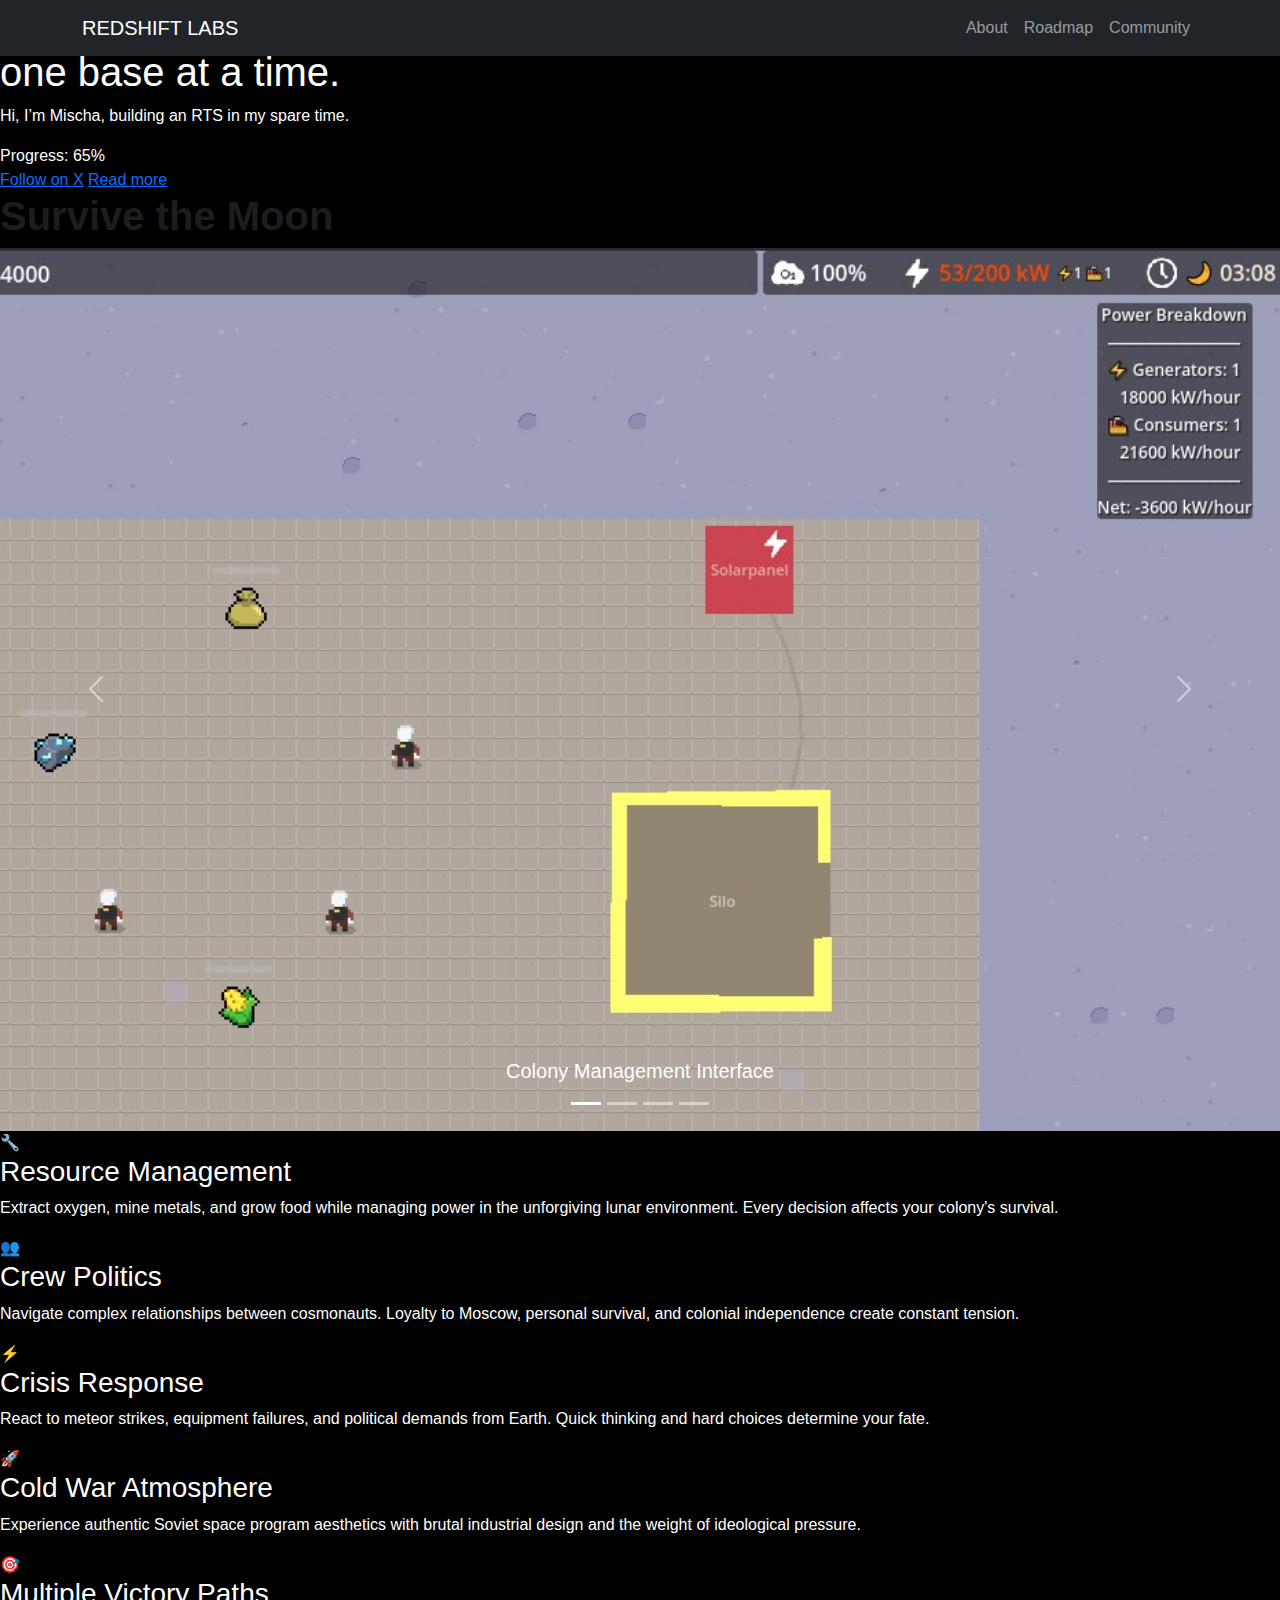
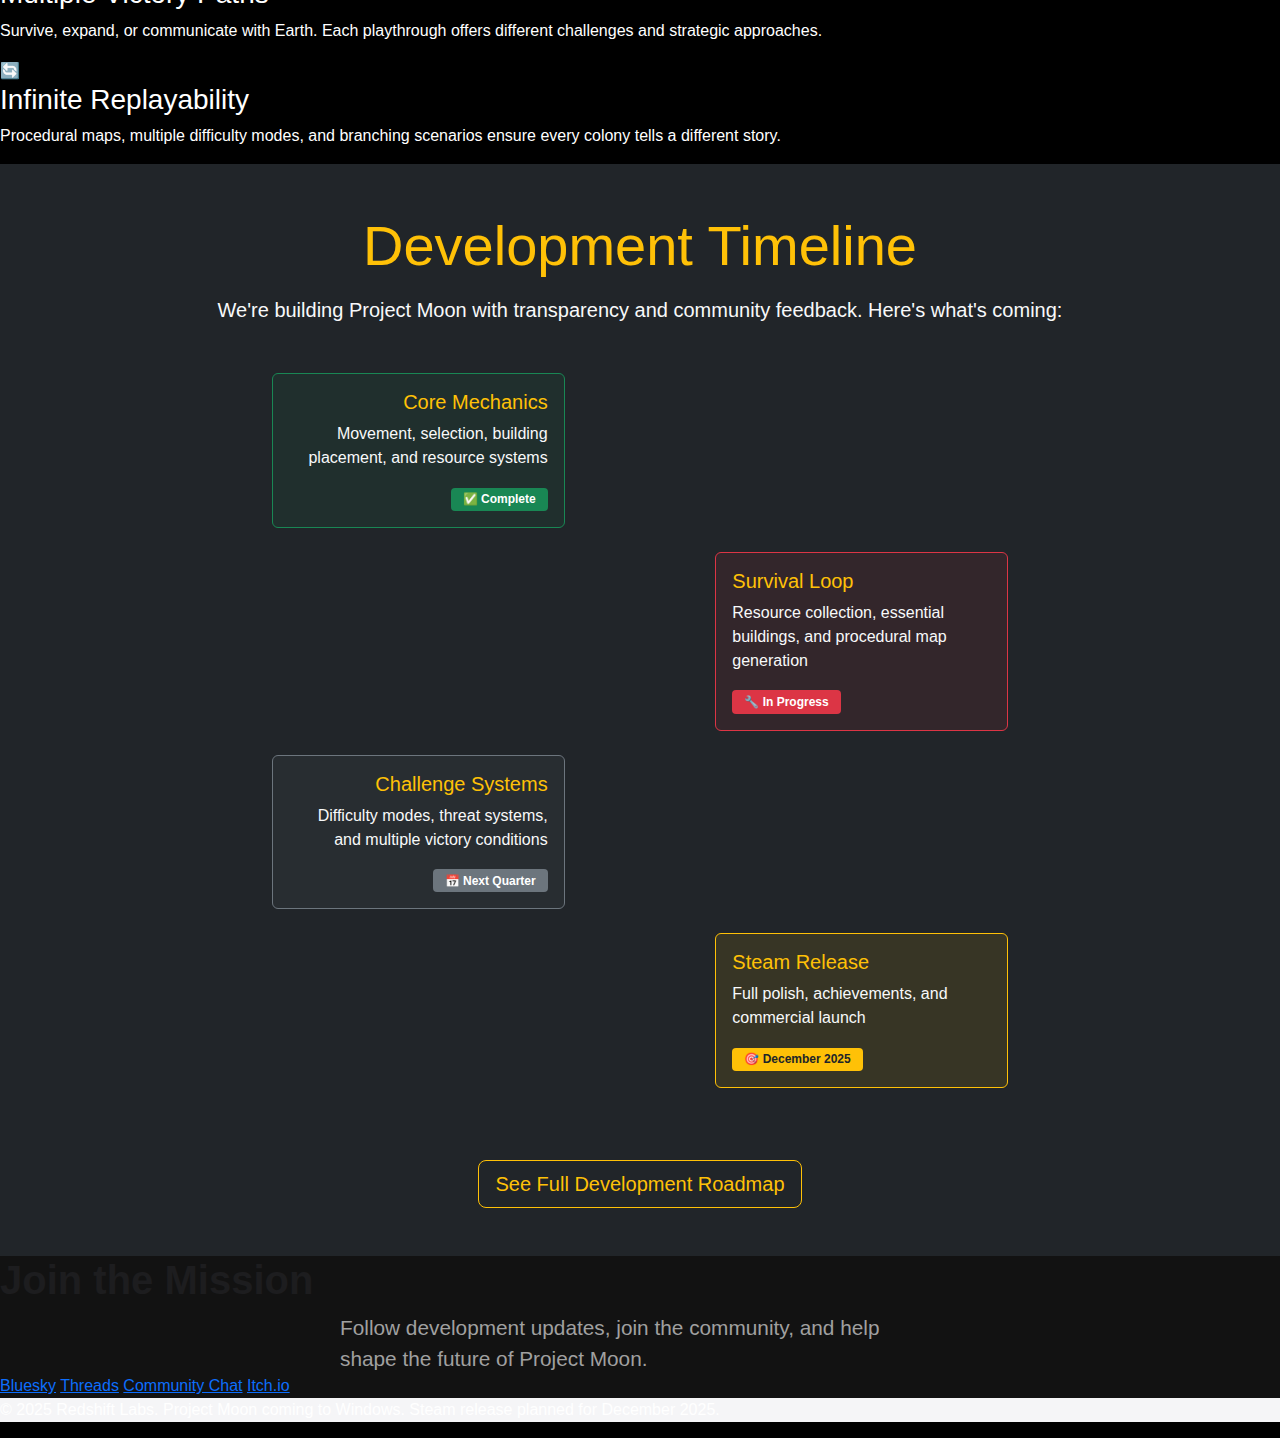
<file: index_backup.html>
<!DOCTYPE html>
<html lang="en">
<head>
	<meta charset="UTF-8">
	<meta name="viewport" content="width=device-width, initial-scale=1.0">
	
	<!-- SEO Meta Tags -->
	<title>Soviet Lunar Colony RTS | Redshift Labs</title>
	<meta name="description" content="Command a Soviet lunar colony in Project Moon. Balance survival, politics, and resources in this intense colony management RTS. Coming to Steam December 2025.">
	<meta name="keywords" content="RTS, colony management, Soviet space, lunar colony, strategy game, survival, indie game, Steam, colony sim">
	<meta name="author" content="Redshift Labs">
	<meta name="robots" content="index, follow">
	<link rel="canonical" href="https://mfgoes.github.io/redshiftlabs/">
	
	<!-- Open Graph (Facebook, LinkedIn) -->
	<meta property="og:title" content="Project Moon - Soviet Lunar Colony RTS">
	<meta property="og:description" content="Command a Soviet lunar colony. Balance survival, politics, and resources in this intense colony management RTS. Coming to Steam December 2025.">
	<meta property="og:image" content="https://mfgoes.github.io/redshiftlabs/images/Screenshot_1.jpg">
	<meta property="og:image:alt" content="Project Moon gameplay screenshot showing lunar colony management">
	<meta property="og:url" content="https://mfgoes.github.io/redshiftlabs/">
	<meta property="og:type" content="website">
	<meta property="og:site_name" content="Redshift Labs">
	
	<!-- Twitter Card -->
	<meta name="twitter:card" content="summary_large_image">
	<meta name="twitter:title" content="Project Moon - Soviet Lunar Colony RTS">
	<meta name="twitter:description" content="Command a Soviet lunar colony. Balance survival, politics, and resources in this intense colony management RTS.">
	<meta name="twitter:image" content="https://mfgoes.github.io/redshiftlabs/images/Screenshot_1.jpg">
	<meta name="twitter:image:alt" content="Project Moon gameplay screenshot">
	<meta name="twitter:creator" content="@yourtwitterhandle">
	
	<!-- Favicon -->
	<link rel="icon" type="image/x-icon" href="favicon.ico">
	<link rel="apple-touch-icon" sizes="180x180" href="/apple-touch-icon.png">
	
	<!-- Bootstrap CSS -->
	<link href="https://cdn.jsdelivr.net/npm/bootstrap@5.3.0/dist/css/bootstrap.min.css" rel="stylesheet">
	<link rel="stylesheet" href="css/main.css">
</head>
<body>
<header>
  <nav class="navbar navbar-expand-md fixed-top navbar-dark bg-dark">
    <div class="container">
      <a class="navbar-brand" href="#">REDSHIFT LABS</a>
      <button class="navbar-toggler" type="button" data-bs-toggle="collapse" data-bs-target="#navbarNav" aria-expanded="false" aria-label="Toggle navigation">
        <span class="navbar-toggler-icon"></span>
      </button>
      <div class="collapse navbar-collapse" id="navbarNav">
        <ul class="navbar-nav ms-auto">
          <li class="nav-item">
            <a class="nav-link" href="about.md">About</a>
          </li>
          <li class="nav-item">
            <a class="nav-link" href="README.md">Roadmap</a>
          </li>
          <li class="nav-item">
            <a class="nav-link" href="#community">Community</a>
          </li>
        </ul>
      </div>
    </div>
  </nav>
</header>
	<section class="hero">
		<!---->
		<h1 class="game-title">Survive the void <br>one base at a time.</h1>
		<p class="tagline">Hi, I’m Mischa, building an RTS in my spare time.</p>
		<div class="studio-logo">Progress: 65%</div>
		
		<div class="cta-container">
			
			<a href="#screenshots" class="cta-button cta-primary">Follow on X</a>
			<a href="https://mischa.itch.io/" class="cta-button cta-secondary">Read more</a>
		</div>
	</section>

<section id="screenshots" class="screenshot-section">
	<h2 class="section-title">Survive the Moon</h2>
	<div class="carousel-container">
	<div class="carousel-aspect-container">
		<div id="gameCarousel" class="carousel slide" data-bs-ride="carousel">
			<div class="carousel-indicators">
				<button type="button" data-bs-target="#gameCarousel" data-bs-slide-to="0" class="active"></button>
				<button type="button" data-bs-target="#gameCarousel" data-bs-slide-to="1"></button>
				<button type="button" data-bs-target="#gameCarousel" data-bs-slide-to="2"></button>
				<button type="button" data-bs-target="#gameCarousel" data-bs-slide-to="3"></button>
			</div>
			<div class="carousel-inner">
				<div class="carousel-item active">
					<img src="images/Screenshot_2.jpg" class="d-block w-100 screenshot-image" alt="Colony Management Interface">
					<div class="carousel-caption">
						<h5>Colony Management Interface</h5>
					</div>
				</div>
				<div class="carousel-item">
					<img src="images/Screenshot_2.jpg" class="d-block w-100 screenshot-image" alt="Resource Extraction Operations">
					<div class="carousel-caption">
						<h5>Resource Extraction Operations</h5>
					</div>
				</div>
				<div class="carousel-item">
					<img src="images/Screenshot_2.jpg" class="d-block w-100 screenshot-image" alt="Crisis Decision System">
					<div class="carousel-caption">
						<h5>Crisis Decision System</h5>
					</div>
				</div>
				<div class="carousel-item">
					<img src="images/Screenshot_2.jpg" class="d-block w-100 screenshot-image" alt="Crew Assignment & Politics">
					<div class="carousel-caption">
						<h5>Crew Assignment & Politics</h5>
					</div>
				</div>
			</div>
			<button class="carousel-control-prev" type="button" data-bs-target="#gameCarousel" data-bs-slide="prev">
				<span class="carousel-control-prev-icon"></span>
			</button>
			<button class="carousel-control-next" type="button" data-bs-target="#gameCarousel" data-bs-slide="next">
				<span class="carousel-control-next-icon"></span>
			</button>
		</div>
	</div>
</section>

	<section class="features-section">
		<div class="features-grid">
			<div class="feature-card">
				<div class="feature-icon">🔧</div>
				<h3 class="feature-title">Resource Management</h3>
				<p class="feature-desc">Extract oxygen, mine metals, and grow food while managing power in the unforgiving lunar environment. Every decision affects your colony's survival.</p>
			</div>
			
			<div class="feature-card">
				<div class="feature-icon">👥</div>
				<h3 class="feature-title">Crew Politics</h3>
				<p class="feature-desc">Navigate complex relationships between cosmonauts. Loyalty to Moscow, personal survival, and colonial independence create constant tension.</p>
			</div>
			
			<div class="feature-card">
				<div class="feature-icon">⚡</div>
				<h3 class="feature-title">Crisis Response</h3>
				<p class="feature-desc">React to meteor strikes, equipment failures, and political demands from Earth. Quick thinking and hard choices determine your fate.</p>
			</div>
			
			<div class="feature-card">
				<div class="feature-icon">🚀</div>
				<h3 class="feature-title">Cold War Atmosphere</h3>
				<p class="feature-desc">Experience authentic Soviet space program aesthetics with brutal industrial design and the weight of ideological pressure.</p>
			</div>
			
			<div class="feature-card">
				<div class="feature-icon">🎯</div>
				<h3 class="feature-title">Multiple Victory Paths</h3>
				<p class="feature-desc">Survive, expand, or communicate with Earth. Each playthrough offers different challenges and strategic approaches.</p>
			</div>
			
			<div class="feature-card">
				<div class="feature-icon">🔄</div>
				<h3 class="feature-title">Infinite Replayability</h3>
				<p class="feature-desc">Procedural maps, multiple difficulty modes, and branching scenarios ensure every colony tells a different story.</p>
			</div>
		</div>
	</section>
<section class="roadmap-section bg-dark py-5">
	<div class="container">
		<div class="text-center mb-5">
			<h2 class="display-4 text-warning mb-3">Development Timeline</h2>
			<p class="lead text-light">We're building Project Moon with transparency and community feedback. Here's what's coming:</p>
		</div>
		
		<div class="row">
			<div class="col-lg-8 mx-auto">
				<div class="timeline">
					
					<div class="timeline-item mb-4">
						<div class="row align-items-center">
							<div class="col-md-5 text-md-end">
								<div class="card bg-success bg-opacity-10 border-success">
									<div class="card-body">
										<h5 class="card-title text-warning">Core Mechanics</h5>
										<p class="card-text text-light">Movement, selection, building placement, and resource systems</p>
										<span class="badge bg-success">✅ Complete</span>
									</div>
								</div>
							</div>
							<div class="col-md-2 text-center">
								<div class="timeline-marker bg-success"></div>
							</div>
							<div class="col-md-5"></div>
						</div>
					</div>

					<div class="timeline-item mb-4">
						<div class="row align-items-center">
							<div class="col-md-5"></div>
							<div class="col-md-2 text-center">
								<div class="timeline-marker bg-danger timeline-pulse"></div>
							</div>
							<div class="col-md-5">
								<div class="card bg-danger bg-opacity-10 border-danger">
									<div class="card-body">
										<h5 class="card-title text-warning">Survival Loop</h5>
										<p class="card-text text-light">Resource collection, essential buildings, and procedural map generation</p>
										<span class="badge bg-danger">🔧 In Progress</span>
									</div>
								</div>
							</div>
						</div>
					</div>

					<div class="timeline-item mb-4">
						<div class="row align-items-center">
							<div class="col-md-5 text-md-end">
								<div class="card bg-secondary bg-opacity-10 border-secondary">
									<div class="card-body">
										<h5 class="card-title text-warning">Challenge Systems</h5>
										<p class="card-text text-light">Difficulty modes, threat systems, and multiple victory conditions</p>
										<span class="badge bg-secondary">📅 Next Quarter</span>
									</div>
								</div>
							</div>
							<div class="col-md-2 text-center">
								<div class="timeline-marker bg-secondary"></div>
							</div>
							<div class="col-md-5"></div>
						</div>
					</div>

					<div class="timeline-item mb-4">
						<div class="row align-items-center">
							<div class="col-md-5"></div>
							<div class="col-md-2 text-center">
								<div class="timeline-marker bg-warning"></div>
							</div>
							<div class="col-md-5">
								<div class="card bg-warning bg-opacity-10 border-warning">
									<div class="card-body">
										<h5 class="card-title text-warning">Steam Release</h5>
										<p class="card-text text-light">Full polish, achievements, and commercial launch</p>
										<span class="badge bg-warning text-dark">🎯 December 2025</span>
									</div>
								</div>
							</div>
						</div>
					</div>

				</div>
			</div>
		</div>
		
		<div class="text-center mt-5">
			<a href="README.md" class="btn btn-outline-warning btn-lg">See Full Development Roadmap</a>
		</div>
	</div>
</section>
	

	<section id="community" class="community-section">
		<h2 class="section-title">Join the Mission</h2>
		<p style="font-size: 1.3rem; color: #A0A0A0; max-width: 600px; margin: 0 auto;">
			Follow development updates, join the community, and help shape the future of Project Moon.
		</p>
		
		<div class="social-links">
			<a href="https://bsky.app/profile/mishotofu.bsky.social" class="social-link">Bluesky</a>
			<a href="https://www.threads.com/@mischagoes" class="social-link">Threads</a>
			<a href="https://rvlt.gg/8ddZBzVD" class="social-link">Community Chat</a>
			<a href="https://mischa.itch.io/" class="social-link">Itch.io</a>
		</div>
	</section>

	<footer class="footer">
		<p>&copy; 2025 Redshift Labs. Project Moon coming to Windows. Steam release planned for December 2025.</p>
	</footer>
	<!-- Bootstrap JS Bundle with Popper -->
	<script src="https://cdn.jsdelivr.net/npm/bootstrap@5.3.0/dist/js/bootstrap.bundle.min.js"></script>
	<!-- JSON-LD Structured Data -->
	<script type="application/ld+json">
	{
		"@context": "https://schema.org",
		"@type": "VideoGame",
		"name": "Project Moon",
		"description": "Command a Soviet lunar colony. Balance survival, politics, and resources in this intense colony management RTS.",
		"publisher": {
			"@type": "Organization",
			"name": "Redshift Labs"
		},
		"genre": ["Strategy", "Colony Management", "RTS"],
		"gamePlatform": ["PC", "Steam"],
		"datePublished": "2025-12-01"
	}
	</script>
	

</body>
</html>
</file>
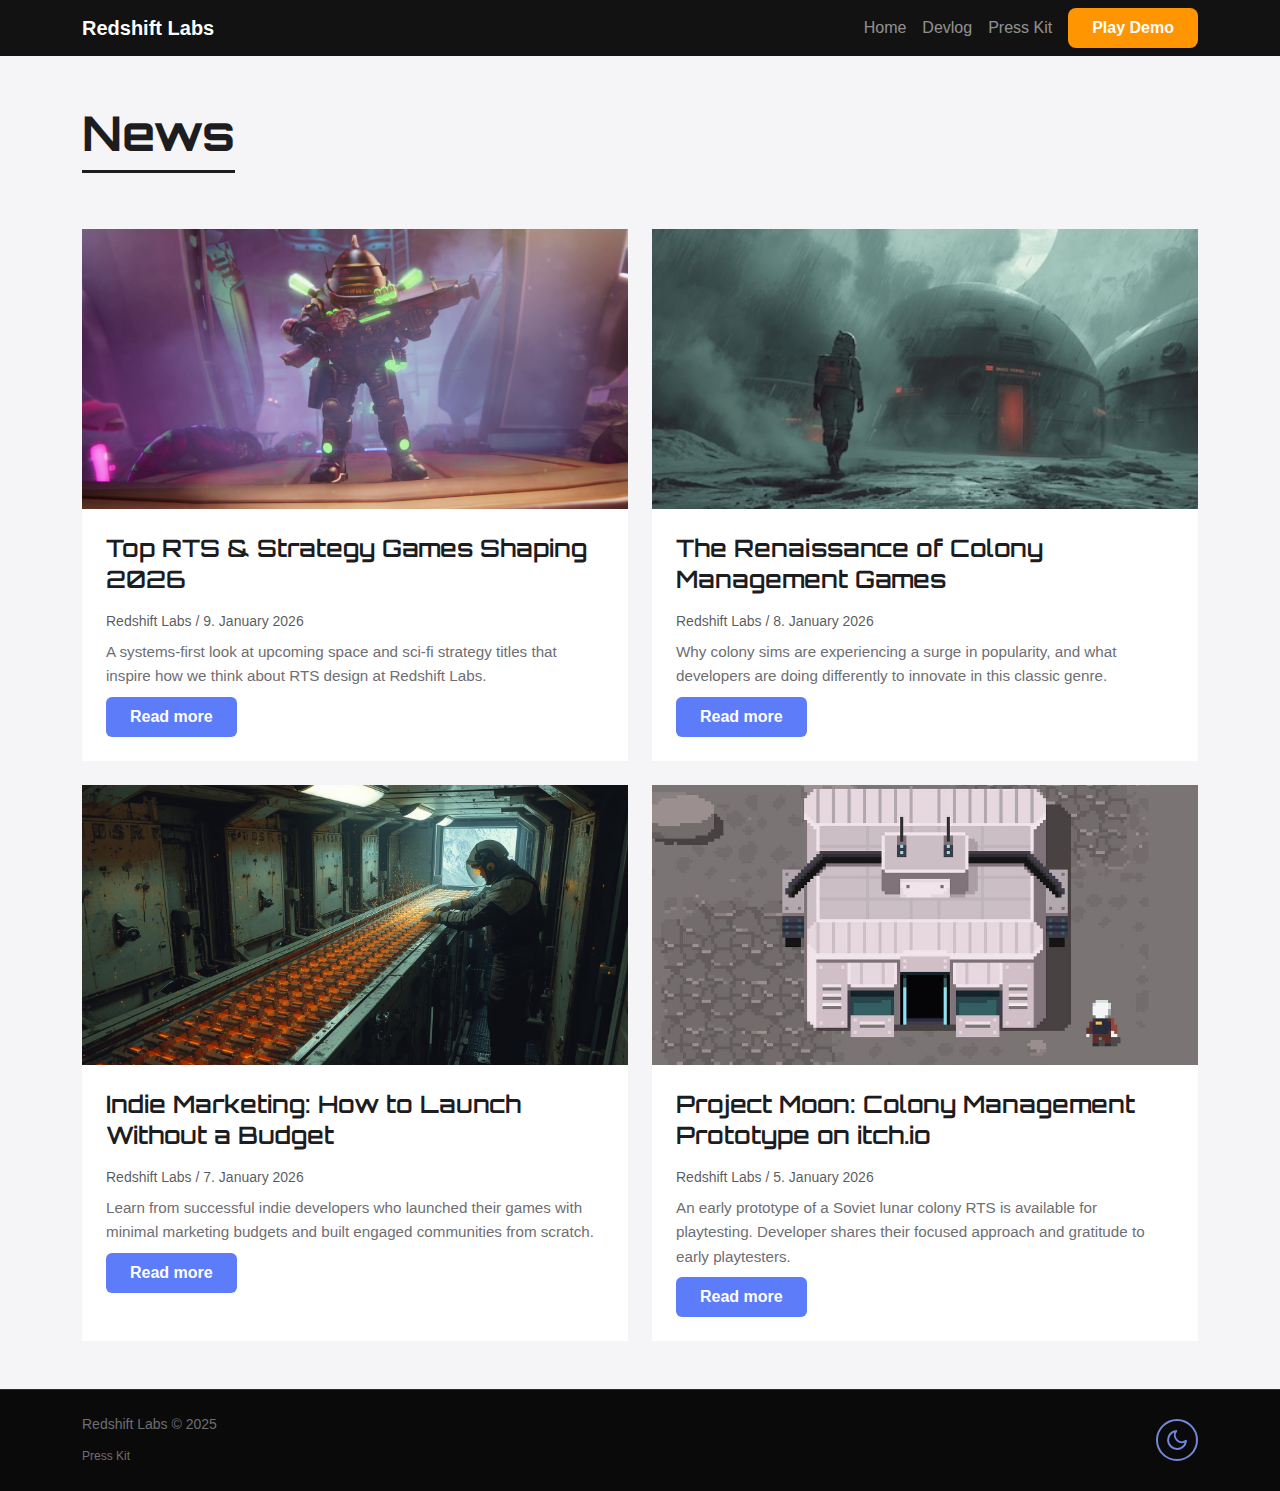
<file: news.html>
<!DOCTYPE html>
<html lang="en">
<head>
	<meta charset="UTF-8">
	<meta name="viewport" content="width=device-width, initial-scale=1.0">

	<!-- SEO Meta Tags -->
	<title>Indie Game News | Redshift Labs</title>
	<meta name="description" content="Latest indie game news, releases, and previews. Stay updated with the best indie gaming content curated by Redshift Labs.">
	<meta name="keywords" content="indie games, game news, indie game releases, game previews, indie gaming, game development news">
	<meta name="author" content="Redshift Labs">
	<meta name="robots" content="index, follow">
	<link rel="canonical" href="https://mfgoes.github.io/redshiftlabs/news.html">

	<!-- Favicon -->
	<link rel="icon" type="image/x-icon" href="images/moon_icon.png">

	<!-- Google Fonts - Orbitron -->
	<link rel="preconnect" href="https://fonts.googleapis.com">
	<link rel="preconnect" href="https://fonts.gstatic.com" crossorigin>
	<link href="https://fonts.googleapis.com/css2?family=Orbitron:wght@400;500;600;700;800;900&display=swap" rel="stylesheet">

	<!-- Bootstrap CSS -->
	<link href="https://cdn.jsdelivr.net/npm/bootstrap@5.3.0/dist/css/bootstrap.min.css" rel="stylesheet">
	<link rel="stylesheet" href="css/main.css">
	<link rel="stylesheet" href="css/devlog-styles.css">
</head>
<body class="bg-dark text-white">

	<!-- Navbar Component -->
	<div id="navbar-container"></div>

	<!-- News Articles -->
	<section class="py-5" style="background-color: #f5f5f7;">
		<div class="container">
			<!-- News Header -->
			<h1 style="font-size: 3rem; font-weight: 700; color: #1d1d1f; margin-bottom: 0.5rem; border-bottom: 3px solid #1d1d1f; padding-bottom: 0.5rem; display: inline-block;">News</h1>

			<!-- Articles Grid -->
			<div class="row g-4 mt-4">
				<!-- Article 1 -->
				<div class="col-md-6">
					<article class="card h-100" style="border: none; border-radius: 0; background-color: #ffffff;">
						<a href="news/top-10-indie-games-2026.html" class="text-decoration-none">
							<img src="images/news/jan9_top10games/SpaceTales_banner.jpg" class="card-img-top" alt="Space Tales Banner" style="border-radius: 0; height: 280px; object-fit: cover;">
							<div class="card-body" style="padding: 1.5rem;">
								<h2 class="card-title" style="color: #1d1d1f; font-size: 1.5rem; font-weight: 600; margin-bottom: 1rem; line-height: 1.3;">
								Top RTS & Strategy Games Shaping 2026
								</h2>
								<p class="text-muted mb-2" style="font-size: 0.875rem;">
									Redshift Labs / 9. January 2026
								</p>
								<p class="card-text" style="color: #6e6e73; font-size: 0.95rem; line-height: 1.6;">
									A systems-first look at upcoming space and sci-fi strategy titles that inspire how we think about RTS design at Redshift Labs.
								</p>
								<a href="news/top-10-indie-games-2026.html" class="btn btn-primary mt-2" style="background-color: #5c7cfa; border: none; padding: 0.5rem 1.5rem; font-weight: 600;">Read more</a>
							</div>
						</a>
					</article>
				</div>

				<!-- Article 2 -->
				<div class="col-md-6">
					<article class="card h-100" style="border: none; border-radius: 0; background-color: #ffffff;">
						<a href="#" class="text-decoration-none">
							<img src="images/storm2.jpg" class="card-img-top" alt="Game Screenshot" style="border-radius: 0; height: 280px; object-fit: cover;">
							<div class="card-body" style="padding: 1.5rem;">
								<h2 class="card-title" style="color: #1d1d1f; font-size: 1.5rem; font-weight: 600; margin-bottom: 1rem; line-height: 1.3;">
									The Renaissance of Colony Management Games
								</h2>
								<p class="text-muted mb-2" style="font-size: 0.875rem;">
									Redshift Labs / 8. January 2026
								</p>
								<p class="card-text" style="color: #6e6e73; font-size: 0.95rem; line-height: 1.6;">
									Why colony sims are experiencing a surge in popularity, and what developers are doing differently to innovate in this classic genre.
								</p>
								<a href="#" class="btn btn-primary mt-2" style="background-color: #5c7cfa; border: none; padding: 0.5rem 1.5rem; font-weight: 600;">Read more</a>
							</div>
						</a>
					</article>
				</div>

				<!-- Article 3 -->
				<div class="col-md-6">
					<article class="card h-100" style="border: none; border-radius: 0; background-color: #ffffff;">
						<a href="#" class="text-decoration-none">
							<img src="images/fabricator.jpg" class="card-img-top" alt="Game Screenshot" style="border-radius: 0; height: 280px; object-fit: cover;">
							<div class="card-body" style="padding: 1.5rem;">
								<h2 class="card-title" style="color: #1d1d1f; font-size: 1.5rem; font-weight: 600; margin-bottom: 1rem; line-height: 1.3;">
									Indie Marketing: How to Launch Without a Budget
								</h2>
								<p class="text-muted mb-2" style="font-size: 0.875rem;">
									Redshift Labs / 7. January 2026
								</p>
								<p class="card-text" style="color: #6e6e73; font-size: 0.95rem; line-height: 1.6;">
									Learn from successful indie developers who launched their games with minimal marketing budgets and built engaged communities from scratch.
								</p>
								<a href="#" class="btn btn-primary mt-2" style="background-color: #5c7cfa; border: none; padding: 0.5rem 1.5rem; font-weight: 600;">Read more</a>
							</div>
						</a>
					</article>
				</div>

				

				<!-- Article 5 -->
				<div class="col-md-6">
					<article class="card h-100" style="border: none; border-radius: 0; background-color: #ffffff;">
						<a href="news/example-article.html" class="text-decoration-none">
							<img src="images/img_base.jpg" class="card-img-top" alt="Game Screenshot" style="border-radius: 0; height: 280px; object-fit: cover;">
							<div class="card-body" style="padding: 1.5rem;">
								<h2 class="card-title" style="color: #1d1d1f; font-size: 1.5rem; font-weight: 600; margin-bottom: 1rem; line-height: 1.3;">
									Project Moon: Colony Management Prototype on itch.io
								</h2>
								<p class="text-muted mb-2" style="font-size: 0.875rem;">
									Redshift Labs / 5. January 2026
								</p>
								<p class="card-text" style="color: #6e6e73; font-size: 0.95rem; line-height: 1.6;">
									An early prototype of a Soviet lunar colony RTS is available for playtesting. Developer shares their focused approach and gratitude to early playtesters.
								</p>
								<a href="news/example-article.html" class="btn btn-primary mt-2" style="background-color: #5c7cfa; border: none; padding: 0.5rem 1.5rem; font-weight: 600;">Read more</a>
							</div>
						</a>
					</article>
				</div>

				
			</div>
		</div>
	</section>

	<!-- Footer Component -->
	<div id="footer-container"></div>

	<!-- Bootstrap JS -->
	<script src="https://cdn.jsdelivr.net/npm/bootstrap@5.3.0/dist/js/bootstrap.bundle.min.js"></script>

	<!-- Component Loader -->
	<script src="js/ComponentLoader.js"></script>
	<script src="js/navbar-init.js"></script>
</body>
</html>
</file>
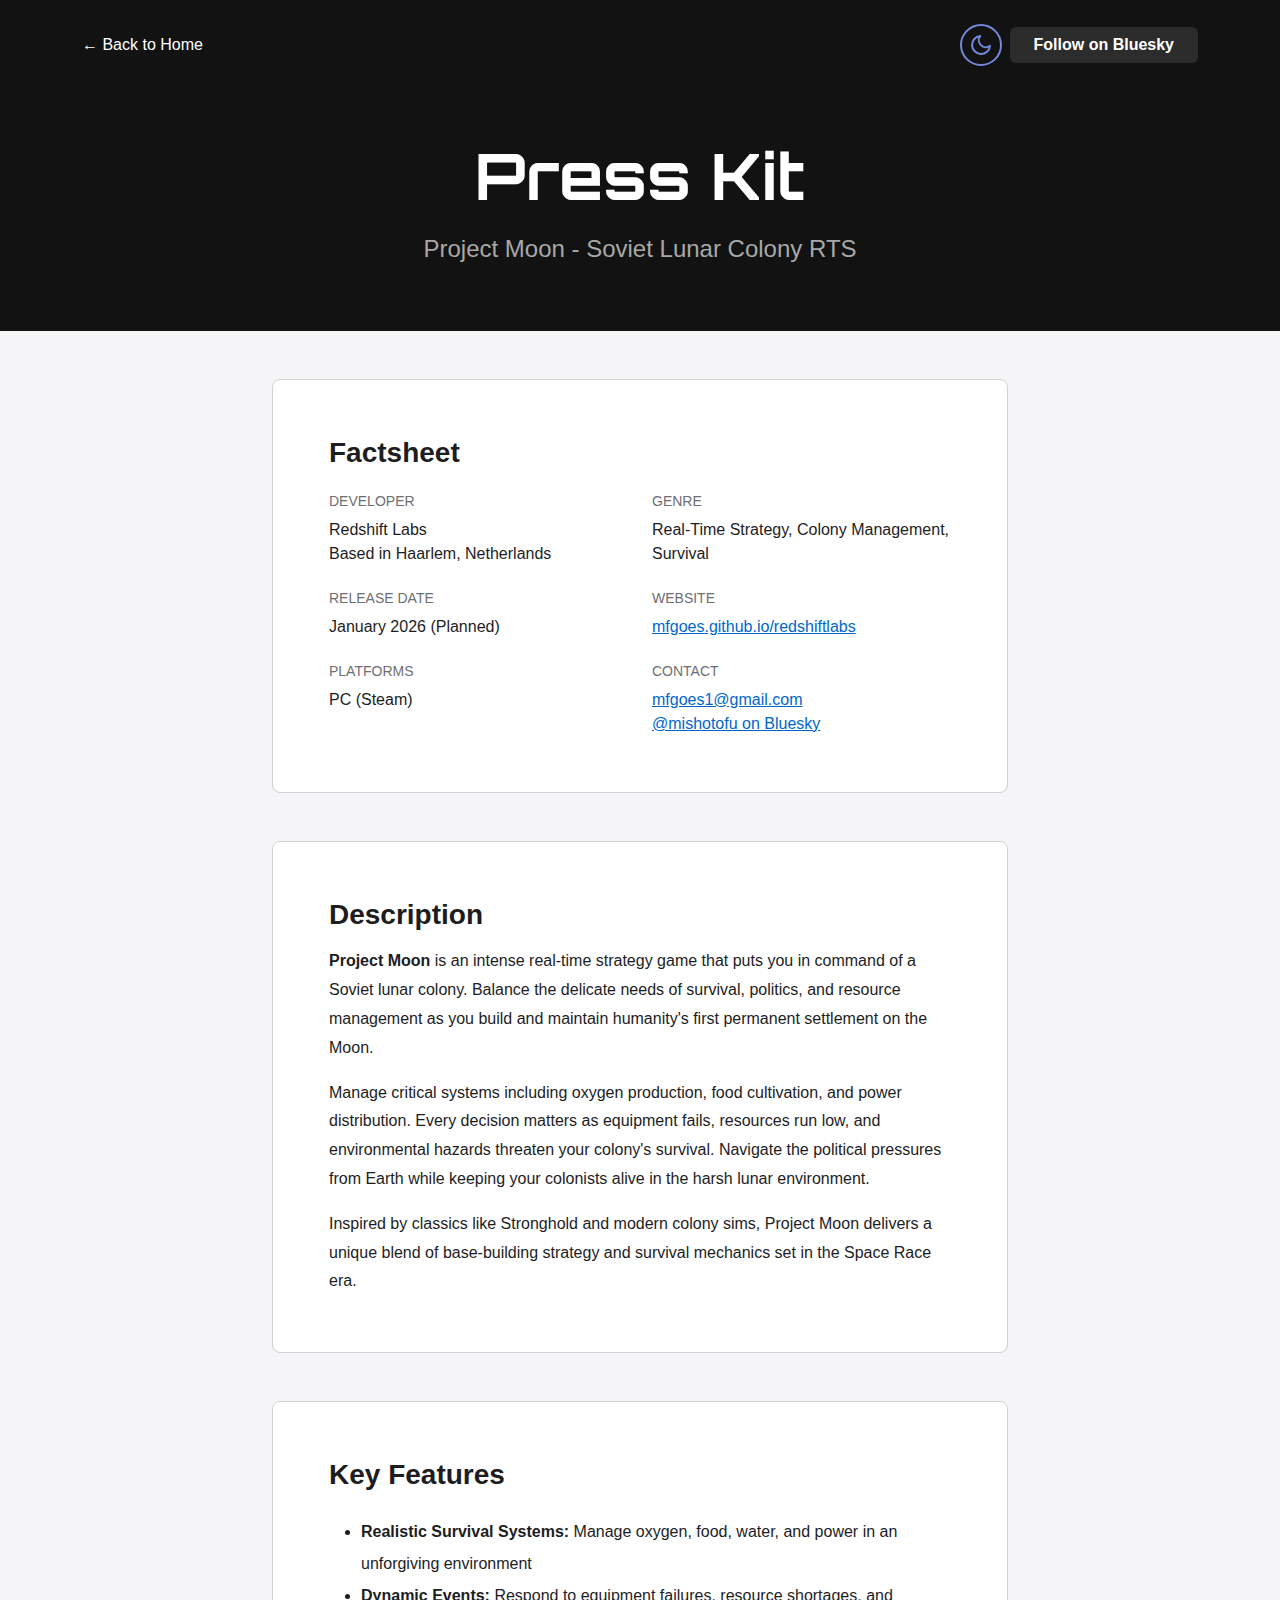
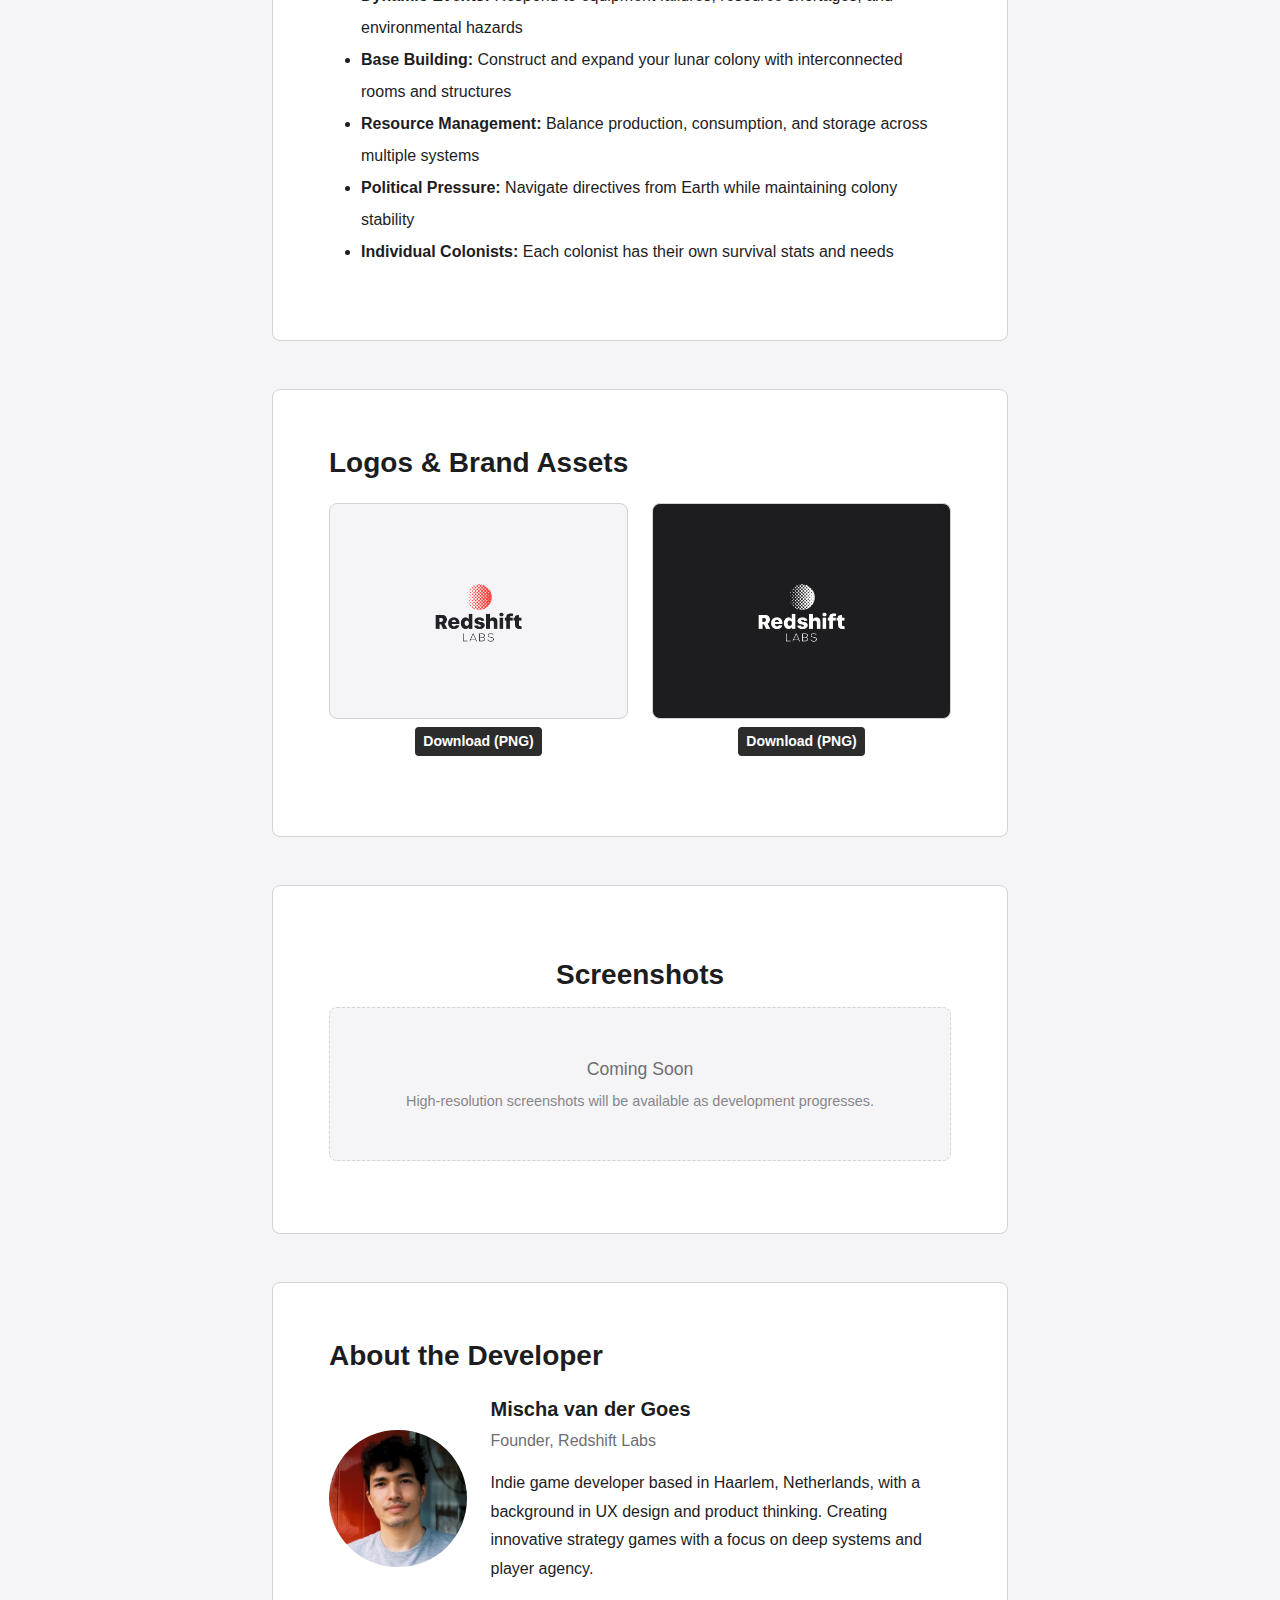
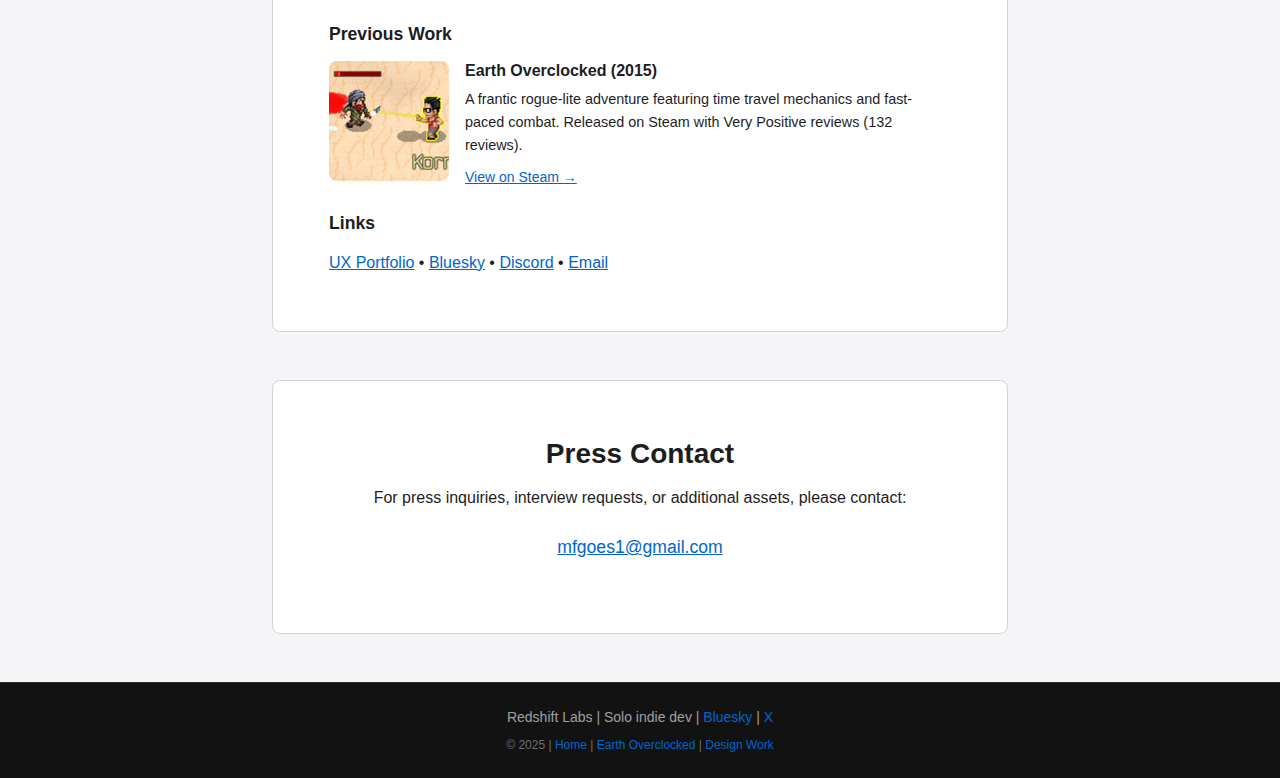
<file: press-kit.html>
<!DOCTYPE html>
<html lang="en">
<head>
	<meta charset="UTF-8">
	<meta name="viewport" content="width=device-width, initial-scale=1.0">

	<!-- SEO Meta Tags -->
	<title>Press Kit - Project Moon | Redshift Labs</title>
	<meta name="description" content="Press kit for Project Moon, a Soviet lunar colony RTS game. Download logos, screenshots, and game information.">
	<meta name="robots" content="index, follow">

	<!-- Favicon -->
	<link rel="icon" type="image/x-icon" href="favicon.ico">

	<!-- Google Fonts - Orbitron -->
	<link rel="preconnect" href="https://fonts.googleapis.com">
	<link rel="preconnect" href="https://fonts.gstatic.com" crossorigin>
	<link href="https://fonts.googleapis.com/css2?family=Orbitron:wght@400;500;600;700;800;900&display=swap" rel="stylesheet">

	<!-- Bootstrap CSS -->
	<link href="https://cdn.jsdelivr.net/npm/bootstrap@5.3.0/dist/css/bootstrap.min.css" rel="stylesheet">
	<link rel="stylesheet" href="css/main.css">
	<link rel="stylesheet" href="css/devlog-styles.css">
</head>
<body class="bg-dark text-white">

	<!-- Header -->
	<header class="py-4" style="background-color: #121212;">
		<div class="container">
			<div class="d-flex justify-content-between align-items-center">
				<a href="index.html" class="text-white text-decoration-none">
					<p class="mb-0">← Back to Home</p>
				</a>
				<div class="d-flex gap-2 align-items-center">
					<button id="darkModeToggle" class="btn btn-dark-toggle" aria-label="Toggle dark mode">
						<svg width="24" height="24" viewBox="0 0 24 24" fill="none" stroke="currentColor" stroke-width="2" stroke-linecap="round" stroke-linejoin="round">
							<path d="M21 12.79A9 9 0 1 1 11.21 3 7 7 0 0 0 21 12.79z"></path>
						</svg>
					</button>
					<a href="https://bsky.app/profile/mishotofu.bsky.social" class="btn btn-x px-4">Follow on Bluesky</a>
				</div>
			</div>
		</div>
	</header>

	<!-- Press Kit Header -->
	<section class="py-5" style="background-color: #121212;">
		<div class="container text-center">
			<h1 class="hero-title mb-3">Press Kit</h1>
			<p class="hero-subtitle">Project Moon - Soviet Lunar Colony RTS</p>
		</div>
	</section>

	<!-- Press Kit Content -->
	<section class="py-5" style="background-color: #f5f5f7;">
		<div class="container">

			<!-- Factsheet -->
			<div class="row mb-5">
				<div class="col-lg-8 mx-auto">
					<div class="timeline-card" style="background-color: #ffffff; border: 1px solid #d2d2d7;">
						<div class="card-body" style="padding: 2rem;">
							<h3 class="mb-4" style="color: #1d1d1f; font-size: 1.75rem; font-weight: 600;">Factsheet</h3>

							<div class="row g-4">
								<div class="col-md-6">
									<h5 style="color: #6e6e73; font-size: 0.875rem; text-transform: uppercase; margin-bottom: 0.5rem;">Developer</h5>
									<p style="color: #1d1d1f; margin-bottom: 1.5rem;">Redshift Labs<br>Based in Haarlem, Netherlands</p>

									<h5 style="color: #6e6e73; font-size: 0.875rem; text-transform: uppercase; margin-bottom: 0.5rem;">Release Date</h5>
									<p style="color: #1d1d1f; margin-bottom: 1.5rem;">January 2026 (Planned)</p>

									<h5 style="color: #6e6e73; font-size: 0.875rem; text-transform: uppercase; margin-bottom: 0.5rem;">Platforms</h5>
									<p style="color: #1d1d1f; margin-bottom: 1.5rem;">PC (Steam)</p>
								</div>

								<div class="col-md-6">
									<h5 style="color: #6e6e73; font-size: 0.875rem; text-transform: uppercase; margin-bottom: 0.5rem;">Genre</h5>
									<p style="color: #1d1d1f; margin-bottom: 1.5rem;">Real-Time Strategy, Colony Management, Survival</p>

									<h5 style="color: #6e6e73; font-size: 0.875rem; text-transform: uppercase; margin-bottom: 0.5rem;">Website</h5>
									<p style="color: #1d1d1f; margin-bottom: 1.5rem;"><a href="https://mfgoes.github.io/redshiftlabs/" style="color: #0066cc;">mfgoes.github.io/redshiftlabs</a></p>

									<h5 style="color: #6e6e73; font-size: 0.875rem; text-transform: uppercase; margin-bottom: 0.5rem;">Contact</h5>
									<p style="color: #1d1d1f; margin-bottom: 0;">
										<a href="mailto:mfgoes1@gmail.com" style="color: #0066cc;">mfgoes1@gmail.com</a><br>
										<a href="https://bsky.app/profile/mishotofu.bsky.social" style="color: #0066cc;">@mishotofu on Bluesky</a>
									</p>
								</div>
							</div>
						</div>
					</div>
				</div>
			</div>

			<!-- Description -->
			<div class="row mb-5">
				<div class="col-lg-8 mx-auto">
					<div class="timeline-card" style="background-color: #ffffff; border: 1px solid #d2d2d7;">
						<div class="card-body" style="padding: 2rem;">
							<h3 class="mb-3" style="color: #1d1d1f; font-size: 1.75rem; font-weight: 600;">Description</h3>
							<p style="color: #1d1d1f; line-height: 1.8; margin-bottom: 1rem;">
								<strong>Project Moon</strong> is an intense real-time strategy game that puts you in command of a Soviet lunar colony. Balance the delicate needs of survival, politics, and resource management as you build and maintain humanity's first permanent settlement on the Moon.
							</p>
							<p style="color: #1d1d1f; line-height: 1.8; margin-bottom: 1rem;">
								Manage critical systems including oxygen production, food cultivation, and power distribution. Every decision matters as equipment fails, resources run low, and environmental hazards threaten your colony's survival. Navigate the political pressures from Earth while keeping your colonists alive in the harsh lunar environment.
							</p>
							<p style="color: #1d1d1f; line-height: 1.8; margin-bottom: 0;">
								Inspired by classics like Stronghold and modern colony sims, Project Moon delivers a unique blend of base-building strategy and survival mechanics set in the Space Race era.
							</p>
						</div>
					</div>
				</div>
			</div>

			<!-- Key Features -->
			<div class="row mb-5">
				<div class="col-lg-8 mx-auto">
					<div class="timeline-card" style="background-color: #ffffff; border: 1px solid #d2d2d7;">
						<div class="card-body" style="padding: 2rem;">
							<h3 class="mb-4" style="color: #1d1d1f; font-size: 1.75rem; font-weight: 600;">Key Features</h3>
							<ul style="color: #1d1d1f; line-height: 2;">
								<li><strong>Realistic Survival Systems:</strong> Manage oxygen, food, water, and power in an unforgiving environment</li>
								<li><strong>Dynamic Events:</strong> Respond to equipment failures, resource shortages, and environmental hazards</li>
								<li><strong>Base Building:</strong> Construct and expand your lunar colony with interconnected rooms and structures</li>
								<li><strong>Resource Management:</strong> Balance production, consumption, and storage across multiple systems</li>
								<li><strong>Political Pressure:</strong> Navigate directives from Earth while maintaining colony stability</li>
								<li><strong>Individual Colonists:</strong> Each colonist has their own survival stats and needs</li>
							</ul>
						</div>
					</div>
				</div>
			</div>

			<!-- Logos & Assets -->
			<div class="row mb-5">
				<div class="col-lg-8 mx-auto">
					<div class="timeline-card" style="background-color: #ffffff; border: 1px solid #d2d2d7;">
						<div class="card-body" style="padding: 2rem;">
							<h3 class="mb-4" style="color: #1d1d1f; font-size: 1.75rem; font-weight: 600;">Logos & Brand Assets</h3>

							<div class="row g-4 mb-4">
								<div class="col-md-6">
									<div style="background-color: #f5f5f7; padding: 2rem; border-radius: 8px; text-align: center; border: 1px solid #d2d2d7;">
										<img src="images/Artboard 1.png" alt="Redshift Labs Logo" style="max-width: 100%; height: auto; max-height: 150px;">
									</div>
									<div class="text-center mt-2">
										<a href="images/Artboard 1.png" download class="btn btn-x btn-sm">Download (PNG)</a>
									</div>
								</div>

								<div class="col-md-6">
									<div style="background-color: #1d1d1f; padding: 2rem; border-radius: 8px; text-align: center; border: 1px solid #d2d2d7;">
										<img src="images/Artboard 2.png" alt="Redshift Labs Logo Transparent" style="max-width: 100%; height: auto; max-height: 150px;">
									</div>
									<div class="text-center mt-2">
										<a href="images/Artboard 2.png" download class="btn btn-x btn-sm">Download (PNG)</a>
									</div>
								</div>
							</div>
						</div>
					</div>
				</div>
			</div>

			<!-- Screenshots -->
			<div class="row mb-5">
				<div class="col-lg-8 mx-auto">
					<div class="timeline-card" style="background-color: #ffffff; border: 1px solid #d2d2d7;">
						<div class="card-body text-center" style="padding: 3rem 2rem;">
							<h3 class="mb-3" style="color: #1d1d1f; font-size: 1.75rem; font-weight: 600;">Screenshots</h3>
							<div style="padding: 3rem 2rem; background-color: #f5f5f7; border-radius: 8px; border: 1px dashed #d2d2d7;">
								<p style="color: #6e6e73; font-size: 1.1rem; margin-bottom: 0.5rem;">Coming Soon</p>
								<p style="color: #86868b; font-size: 0.9rem; margin-bottom: 0;">High-resolution screenshots will be available as development progresses.</p>
							</div>
						</div>
					</div>
				</div>
			</div>

			<!-- Developer Bio -->
			<div class="row mb-5">
				<div class="col-lg-8 mx-auto">
					<div class="timeline-card" style="background-color: #ffffff; border: 1px solid #d2d2d7;">
						<div class="card-body" style="padding: 2rem;">
							<h3 class="mb-4" style="color: #1d1d1f; font-size: 1.75rem; font-weight: 600;">About the Developer</h3>

							<div class="row g-4 align-items-center mb-4">
								<div class="col-md-3">
									<img src="images/user.JPG" alt="Mischa van der Goes" style="width: 100%; border-radius: 50%; aspect-ratio: 1/1; object-fit: cover;">
								</div>
								<div class="col-md-9">
									<h4 style="color: #1d1d1f; font-size: 1.25rem; font-weight: 600; margin-bottom: 0.5rem;">Mischa van der Goes</h4>
									<p style="color: #6e6e73; margin-bottom: 1rem;">Founder, Redshift Labs</p>
									<p style="color: #1d1d1f; line-height: 1.8;">
										Indie game developer based in Haarlem, Netherlands, with a background in UX design and product thinking. Creating innovative strategy games with a focus on deep systems and player agency.
									</p>
								</div>
							</div>

							<h5 style="color: #1d1d1f; font-size: 1.1rem; font-weight: 600; margin-bottom: 1rem;">Previous Work</h5>
							<div class="d-flex gap-3 mb-3">
								<img src="images/earthoverclocked-banner.jpg" alt="Earth Overclocked" style="width: 120px; height: 120px; object-fit: cover; border-radius: 8px; flex-shrink: 0;">
								<div class="flex-grow-1">
									<h6 style="color: #1d1d1f; font-size: 1rem; font-weight: 600; margin-bottom: 0.5rem;">Earth Overclocked (2015)</h6>
									<p style="color: #1d1d1f; font-size: 0.9rem; line-height: 1.6; margin-bottom: 0.5rem;">
										A frantic rogue-lite adventure featuring time travel mechanics and fast-paced combat. Released on Steam with Very Positive reviews (132 reviews).
									</p>
									<a href="https://store.steampowered.com/app/387060/Earth_Overclocked/" style="color: #0066cc; font-size: 0.875rem;">View on Steam →</a>
								</div>
							</div>

							<div class="mt-4">
								<h5 style="color: #1d1d1f; font-size: 1.1rem; font-weight: 600; margin-bottom: 1rem;">Links</h5>
								<p style="color: #1d1d1f; margin-bottom: 0;">
									<a href="https://mfgoes.github.io/UXFolio2025/" style="color: #0066cc;">UX Portfolio</a> •
									<a href="https://bsky.app/profile/mishotofu.bsky.social" style="color: #0066cc;">Bluesky</a> •
									<a href="https://discord.gg/RbzwwYn945" style="color: #0066cc;">Discord</a> •
									<a href="mailto:mfgoes1@gmail.com" style="color: #0066cc;">Email</a>
								</p>
							</div>
						</div>
					</div>
				</div>
			</div>

			<!-- Contact -->
			<div class="row">
				<div class="col-lg-8 mx-auto">
					<div class="timeline-card" style="background-color: #ffffff; border: 1px solid #d2d2d7;">
						<div class="card-body text-center" style="padding: 2rem;">
							<h3 class="mb-3" style="color: #1d1d1f; font-size: 1.75rem; font-weight: 600;">Press Contact</h3>
							<p style="color: #1d1d1f; margin-bottom: 1.5rem;">
								For press inquiries, interview requests, or additional assets, please contact:
							</p>
							<p style="color: #1d1d1f; font-size: 1.1rem;">
								<a href="mailto:mfgoes1@gmail.com" style="color: #0066cc;">mfgoes1@gmail.com</a>
							</p>
						</div>
					</div>
				</div>
			</div>

		</div>
	</section>

	<!-- Footer -->
	<footer class="py-4" style="background-color: #121212; border-top: 1px solid #2c2c2c;">
		<div class="container text-center">
			<p class="mb-2" style="color: #a0a0a0; font-size: 0.875rem;">
				Redshift Labs | Solo indie dev | <a href="https://bsky.app/profile/mishotofu.bsky.social" class="x-link" style="color: #0066cc;">Bluesky</a> | <a href="https://x.com/MishoWave" class="x-link" style="color: #0066cc;">X</a>
			</p>
			<p class="mb-0" style="color: #6e6e73; font-size: 0.75rem;">
				&copy; 2025 | <a href="index.html" class="x-link" style="color: #0066cc;">Home</a>
				| <a href="https://store.steampowered.com/app/387060/Earth_Overclocked/" class="x-link" style="color: #0066cc;">Earth Overclocked</a>
				| <a href="https://mfgoes.github.io/UXFolio2025/" class="x-link" style="color: #0066cc;">Design Work</a>
			</p>
		</div>
	</footer>

	<!-- Bootstrap JS -->
	<script src="https://cdn.jsdelivr.net/npm/bootstrap@5.3.0/dist/js/bootstrap.bundle.min.js"></script>

	<!-- Dark Mode Toggle Script -->
	<script>
		// SVG icons
		const moonIcon = '<svg width="24" height="24" viewBox="0 0 24 24" fill="none" stroke="currentColor" stroke-width="2" stroke-linecap="round" stroke-linejoin="round"><path d="M21 12.79A9 9 0 1 1 11.21 3 7 7 0 0 0 21 12.79z"></path></svg>';
		const sunIcon = '<svg width="24" height="24" viewBox="0 0 24 24" fill="none" stroke="currentColor" stroke-width="2" stroke-linecap="round" stroke-linejoin="round"><circle cx="12" cy="12" r="5"></circle><line x1="12" y1="1" x2="12" y2="3"></line><line x1="12" y1="21" x2="12" y2="23"></line><line x1="4.22" y1="4.22" x2="5.64" y2="5.64"></line><line x1="18.36" y1="18.36" x2="19.78" y2="19.78"></line><line x1="1" y1="12" x2="3" y2="12"></line><line x1="21" y1="12" x2="23" y2="12"></line><line x1="4.22" y1="19.78" x2="5.64" y2="18.36"></line><line x1="18.36" y1="5.64" x2="19.78" y2="4.22"></line></svg>';

		// Check for saved theme preference or default to light mode
		const currentTheme = localStorage.getItem('theme') || 'light';
		const darkModeToggle = document.getElementById('darkModeToggle');

		// Apply saved theme on page load
		if (currentTheme === 'dark') {
			document.body.classList.add('dark-mode');
			darkModeToggle.innerHTML = sunIcon;
		}

		// Toggle dark mode
		darkModeToggle.addEventListener('click', function() {
			// Add rotation animation
			darkModeToggle.style.transform = 'rotate(360deg)';
			setTimeout(() => {
				darkModeToggle.style.transform = '';
			}, 300);

			document.body.classList.toggle('dark-mode');

			// Update icon and save preference
			if (document.body.classList.contains('dark-mode')) {
				darkModeToggle.innerHTML = sunIcon;
				localStorage.setItem('theme', 'dark');
			} else {
				darkModeToggle.innerHTML = moonIcon;
				localStorage.setItem('theme', 'light');
			}
		});
	</script>
</body>
</html>
</file>
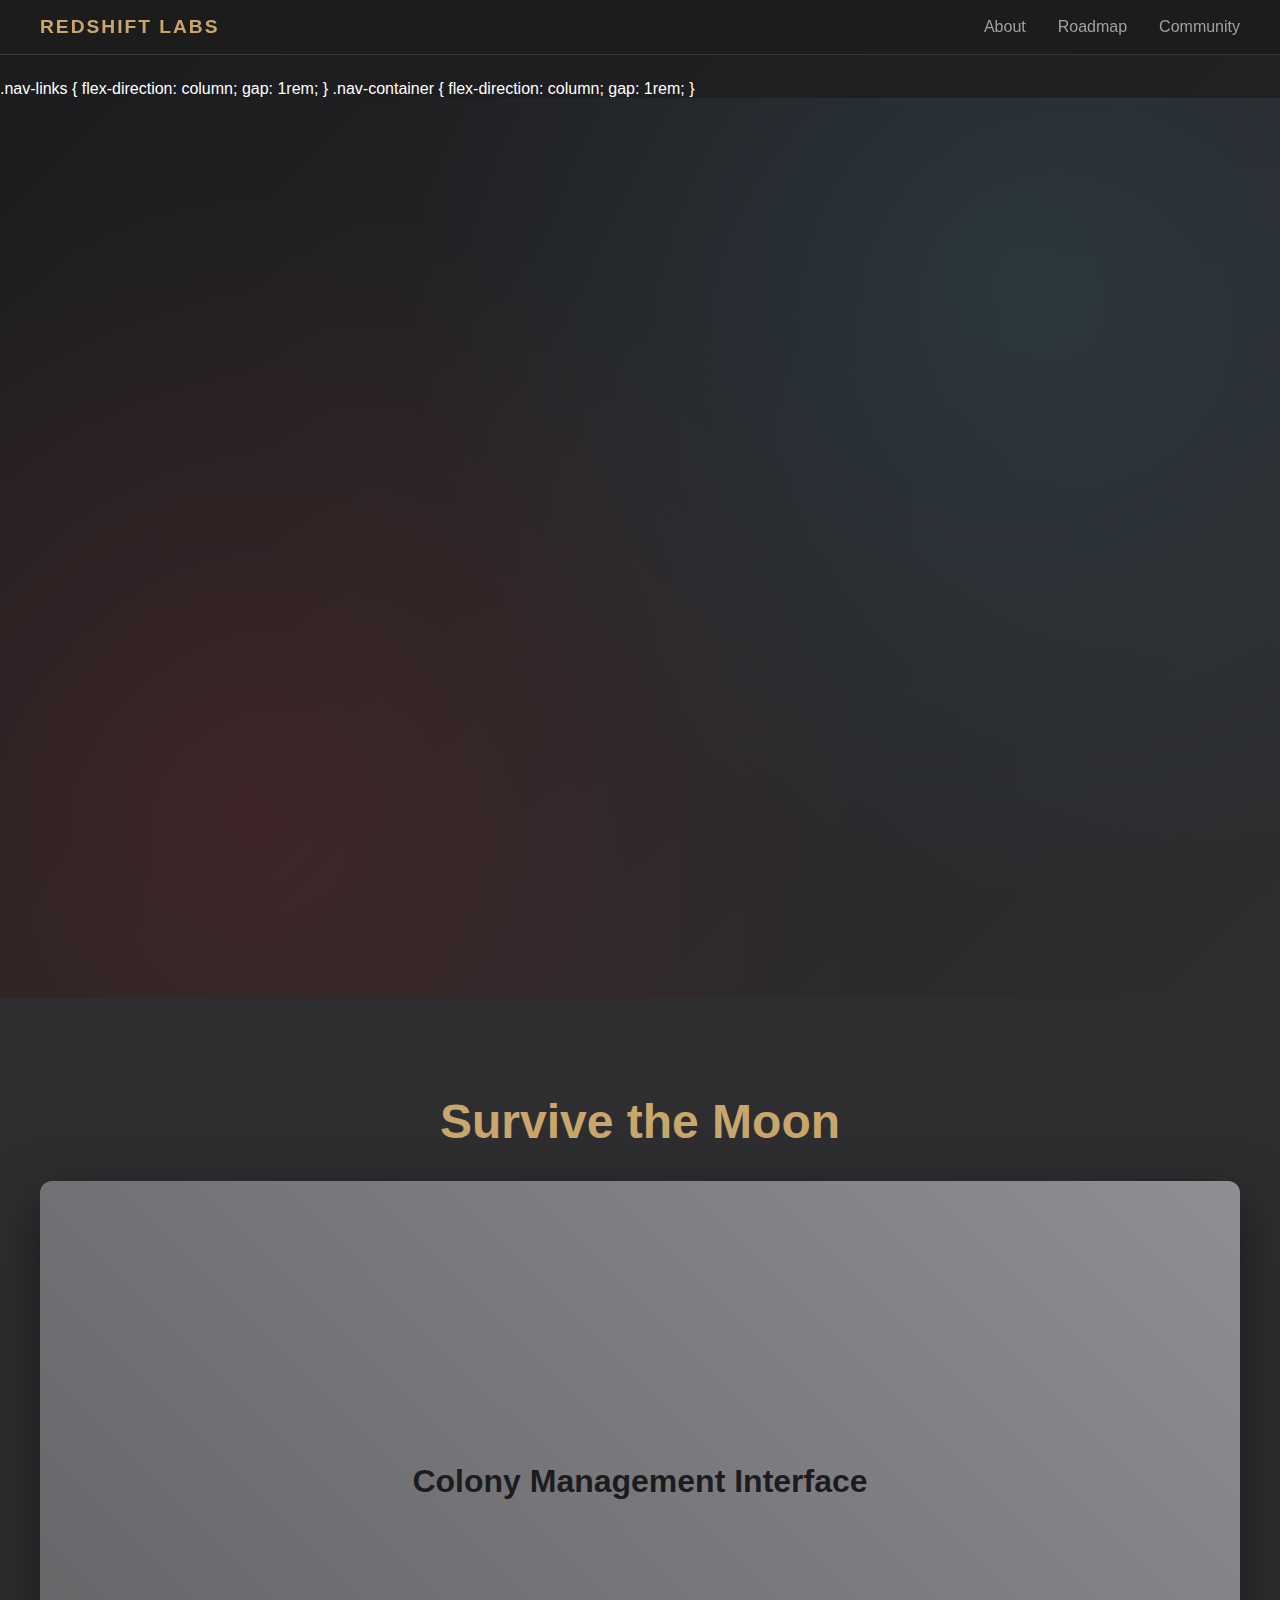
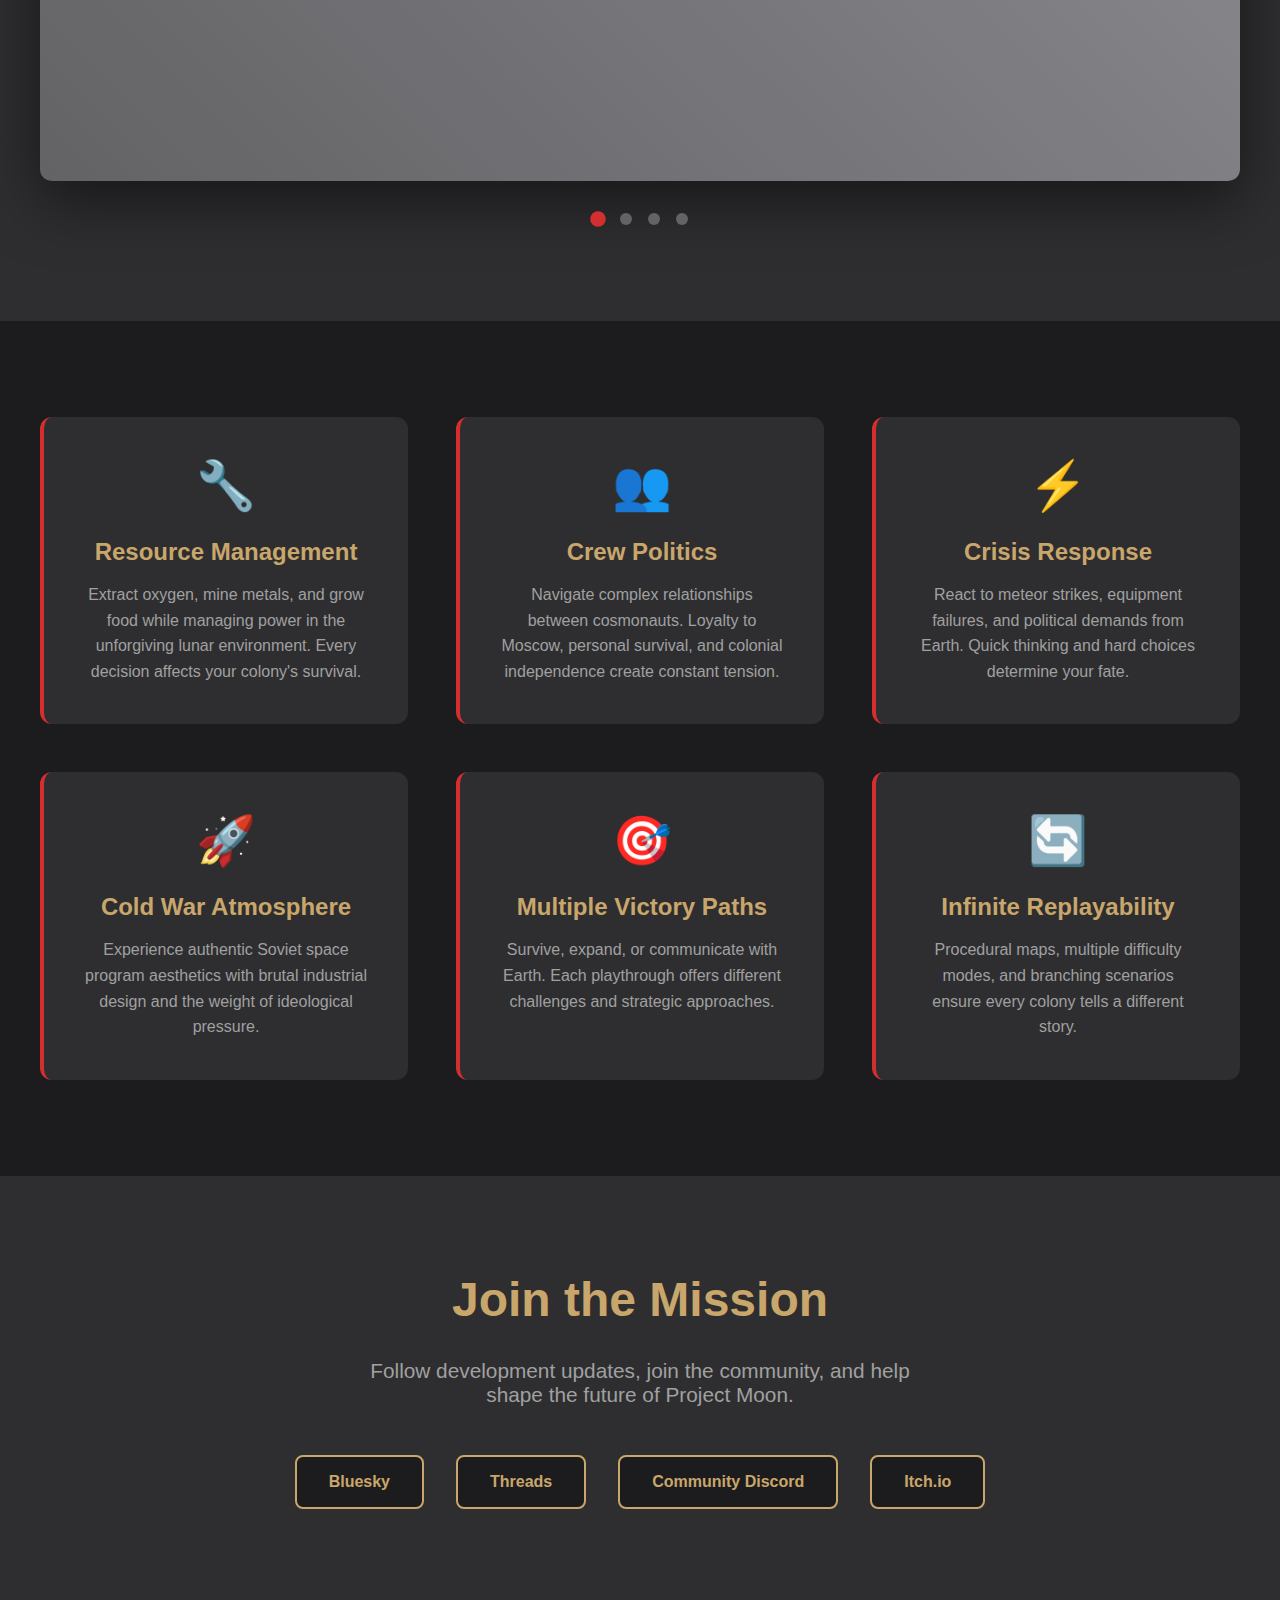
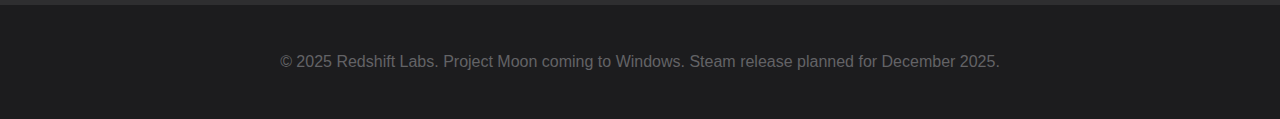
<file: redshift_landing.html>
.nav-links {
				flex-direction: column;
				gap: 1rem;
			}
			
			.nav-container {
				flex-direction: column;
				gap: 1rem;
			}<!DOCTYPE html>
<html lang="en">
<head>
	<meta charset="UTF-8">
	<meta name="viewport" content="width=device-width, initial-scale=1.0">
	<title>Redshift Labs - Project Moon</title>
	<style>
		* {
			margin: 0;
			padding: 0;
			box-sizing: border-box;
		}

		.nav-header {
			position: fixed;
			top: 0;
			left: 0;
			right: 0;
			background: rgba(28, 28, 30, 0.95);
			backdrop-filter: blur(10px);
			z-index: 1000;
			padding: 1rem 2rem;
			border-bottom: 1px solid rgba(201, 166, 107, 0.2);
		}

		.nav-container {
			max-width: 1200px;
			margin: 0 auto;
			display: flex;
			justify-content: space-between;
			align-items: center;
		}

		.nav-logo {
			font-size: 1.2rem;
			font-weight: bold;
			color: #C9A66B;
			letter-spacing: 2px;
		}

		.nav-links {
			display: flex;
			gap: 2rem;
		}

		.nav-link {
			color: #A0A0A0;
			text-decoration: none;
			font-weight: 500;
			transition: color 0.3s ease;
		}

		.nav-link:hover {
			color: #C9A66B;
		}

		body {
			font-family: 'Segoe UI', sans-serif;
			background: linear-gradient(135deg, #1C1C1E 0%, #2E2E30 100%);
			color: #fff;
			overflow-x: hidden;
			padding-top: 80px;
		}

		.hero {
			min-height: 100vh;
			display: flex;
			flex-direction: column;
			justify-content: center;
			align-items: center;
			text-align: center;
			position: relative;
			background: 
				radial-gradient(circle at 20% 80%, rgba(211, 47, 47, 0.15) 0%, transparent 50%),
				radial-gradient(circle at 80% 20%, rgba(90, 200, 250, 0.1) 0%, transparent 50%),
				linear-gradient(135deg, #1C1C1E 0%, #2E2E30 100%);
		}

		.studio-logo {
			font-size: 1.5rem;
			color: #C9A66B;
			margin-bottom: 2rem;
			font-weight: 300;
			letter-spacing: 3px;
			opacity: 0;
			animation: fadeInUp 1s ease 0.2s forwards;
		}

		.game-title {
			font-size: 4.5rem;
			font-weight: bold;
			color: #D32F2F;
			margin-bottom: 1rem;
			text-shadow: 0 0 30px rgba(211, 47, 47, 0.5);
			opacity: 0;
			animation: fadeInUp 1s ease 0.5s forwards;
		}

		.tagline {
			font-size: 1.8rem;
			color: #C9A66B;
			margin-bottom: 3rem;
			max-width: 800px;
			line-height: 1.4;
			opacity: 0;
			animation: fadeInUp 1s ease 0.8s forwards;
		}

		.cta-container {
			display: flex;
			gap: 2rem;
			margin-bottom: 4rem;
			opacity: 0;
			animation: fadeInUp 1s ease 1.1s forwards;
		}

		.cta-button {
			padding: 1rem 2.5rem;
			border: none;
			border-radius: 8px;
			font-size: 1.2rem;
			font-weight: bold;
			cursor: pointer;
			text-decoration: none;
			display: inline-block;
			transition: all 0.3s ease;
			text-transform: uppercase;
			letter-spacing: 1px;
		}

		.cta-primary {
			background: linear-gradient(45deg, #D32F2F, #FF3B30);
			color: white;
			box-shadow: 0 8px 25px rgba(211, 47, 47, 0.3);
		}

		.cta-primary:hover {
			transform: translateY(-3px);
			box-shadow: 0 12px 35px rgba(211, 47, 47, 0.5);
		}

		.cta-secondary {
			background: transparent;
			color: #C9A66B;
			border: 2px solid #C9A66B;
		}

		.cta-secondary:hover {
			background: #C9A66B;
			color: #1C1C1E;
			transform: translateY(-3px);
		}

		.screenshot-section {
			background: #2E2E30;
			padding: 6rem 2rem;
			text-align: center;
		}

		.section-title {
			font-size: 3rem;
			color: #C9A66B;
			margin-bottom: 2rem;
			font-weight: bold;
		}

		.carousel-container {
			max-width: 1200px;
			margin: 0 auto;
			position: relative;
		}

		.screenshot-carousel {
			display: flex;
			overflow: hidden;
			border-radius: 12px;
			box-shadow: 0 20px 60px rgba(0, 0, 0, 0.5);
		}

		.screenshot {
			min-width: 100%;
			height: 600px;
			background: linear-gradient(45deg, #636366, #8E8E93);
			display: flex;
			align-items: center;
			justify-content: center;
			font-size: 2rem;
			color: #1C1C1E;
			font-weight: bold;
			transition: transform 0.5s ease;
		}

		.carousel-nav {
			display: flex;
			justify-content: center;
			gap: 1rem;
			margin-top: 2rem;
		}

		.nav-dot {
			width: 12px;
			height: 12px;
			border-radius: 50%;
			background: #636366;
			cursor: pointer;
			transition: all 0.3s ease;
		}

		.nav-dot.active {
			background: #D32F2F;
			transform: scale(1.3);
		}

		.features-section {
			padding: 6rem 2rem;
			background: #1C1C1E;
		}

		.features-grid {
			max-width: 1200px;
			margin: 0 auto;
			display: grid;
			grid-template-columns: repeat(auto-fit, minmax(350px, 1fr));
			gap: 3rem;
		}

		.feature-card {
			background: #2E2E30;
			padding: 2.5rem;
			border-radius: 12px;
			text-align: center;
			border-left: 4px solid #D32F2F;
			transition: transform 0.3s ease;
		}

		.feature-card:hover {
			transform: translateY(-5px);
		}

		.feature-icon {
			font-size: 3rem;
			margin-bottom: 1.5rem;
		}

		.feature-title {
			font-size: 1.5rem;
			color: #C9A66B;
			margin-bottom: 1rem;
			font-weight: bold;
		}

		.feature-desc {
			color: #A0A0A0;
			line-height: 1.6;
		}

		.community-section {
			background: #2E2E30;
			padding: 6rem 2rem;
			text-align: center;
		}

		.social-links {
			display: flex;
			justify-content: center;
			gap: 2rem;
			margin-top: 3rem;
		}

		.social-link {
			padding: 1rem 2rem;
			background: #1C1C1E;
			color: #C9A66B;
			text-decoration: none;
			border-radius: 8px;
			border: 2px solid #C9A66B;
			transition: all 0.3s ease;
			font-weight: bold;
		}

		.social-link:hover {
			background: #C9A66B;
			color: #1C1C1E;
			transform: translateY(-3px);
		}

		.footer {
			background: #1C1C1E;
			padding: 3rem 2rem;
			text-align: center;
			color: #636366;
		}

		@keyframes fadeInUp {
			from {
				opacity: 0;
				transform: translateY(30px);
			}
			to {
				opacity: 1;
				transform: translateY(0);
			}
		}

		@media (max-width: 768px) {
			.game-title {
				font-size: 3rem;
			}
			
			.tagline {
				font-size: 1.4rem;
			}
			
			.cta-container {
				flex-direction: column;
				align-items: center;
			}
			
			.features-grid {
				grid-template-columns: 1fr;
			}
			
			.social-links {
				flex-direction: column;
				align-items: center;
			}
			
			.nav-links {
				flex-direction: column;
				gap: 1rem;
			}
			
			.nav-container {
				flex-direction: column;
				gap: 1rem;
			}
		}
	</style>
</head>
<body>
	<header class="nav-header">
		<div class="nav-container">
			<div class="nav-logo">REDSHIFT LABS</div>
			<nav class="nav-links">
				<a href="about.md" class="nav-link">About</a>
				<a href="README.md" class="nav-link">Roadmap</a>
				<a href="#community" class="nav-link">Community</a>
			</nav>
		</div>
	</header>

	<section class="hero">
		<div class="studio-logo">REDSHIFT LABS</div>
		<h1 class="game-title">PROJECT MOON</h1>
		<p class="tagline">Command a Soviet lunar colony. Balance survival, politics, and the harsh realities of space in this intense colony management RTS.</p>
		
		<div class="cta-container">
			<a href="https://mischa.itch.io/" class="cta-button cta-primary">Get Notified on Release</a>
			<a href="#screenshots" class="cta-button cta-secondary">View Screenshots</a>
		</div>
	</section>

	<section id="screenshots" class="screenshot-section">
		<h2 class="section-title">Survive the Moon</h2>
		<div class="carousel-container">
			<div class="screenshot-carousel" id="carousel">
				<div class="screenshot">Colony Management Interface</div>
				<div class="screenshot">Resource Extraction Operations</div>
				<div class="screenshot">Crisis Decision System</div>
				<div class="screenshot">Crew Assignment & Politics</div>
			</div>
			<div class="carousel-nav">
				<div class="nav-dot active" onclick="showSlide(0)"></div>
				<div class="nav-dot" onclick="showSlide(1)"></div>
				<div class="nav-dot" onclick="showSlide(2)"></div>
				<div class="nav-dot" onclick="showSlide(3)"></div>
			</div>
		</div>
	</section>

	<section class="features-section">
		<div class="features-grid">
			<div class="feature-card">
				<div class="feature-icon">🔧</div>
				<h3 class="feature-title">Resource Management</h3>
				<p class="feature-desc">Extract oxygen, mine metals, and grow food while managing power in the unforgiving lunar environment. Every decision affects your colony's survival.</p>
			</div>
			
			<div class="feature-card">
				<div class="feature-icon">👥</div>
				<h3 class="feature-title">Crew Politics</h3>
				<p class="feature-desc">Navigate complex relationships between cosmonauts. Loyalty to Moscow, personal survival, and colonial independence create constant tension.</p>
			</div>
			
			<div class="feature-card">
				<div class="feature-icon">⚡</div>
				<h3 class="feature-title">Crisis Response</h3>
				<p class="feature-desc">React to meteor strikes, equipment failures, and political demands from Earth. Quick thinking and hard choices determine your fate.</p>
			</div>
			
			<div class="feature-card">
				<div class="feature-icon">🚀</div>
				<h3 class="feature-title">Cold War Atmosphere</h3>
				<p class="feature-desc">Experience authentic Soviet space program aesthetics with brutal industrial design and the weight of ideological pressure.</p>
			</div>
			
			<div class="feature-card">
				<div class="feature-icon">🎯</div>
				<h3 class="feature-title">Multiple Victory Paths</h3>
				<p class="feature-desc">Survive, expand, or communicate with Earth. Each playthrough offers different challenges and strategic approaches.</p>
			</div>
			
			<div class="feature-card">
				<div class="feature-icon">🔄</div>
				<h3 class="feature-title">Infinite Replayability</h3>
				<p class="feature-desc">Procedural maps, multiple difficulty modes, and branching scenarios ensure every colony tells a different story.</p>
			</div>
		</div>
	</section>

	<section id="community" class="community-section">
		<h2 class="section-title">Join the Mission</h2>
		<p style="font-size: 1.3rem; color: #A0A0A0; max-width: 600px; margin: 0 auto;">
			Follow development updates, join the community, and help shape the future of Project Moon.
		</p>
		
		<div class="social-links">
			<a href="https://bsky.app/profile/mishotofu.bsky.social" class="social-link">Bluesky</a>
			<a href="https://www.threads.com/@mischagoes" class="social-link">Threads</a>
			<a href="https://rvlt.gg/8ddZBzVD" class="social-link">Community Discord</a>
			<a href="https://mischa.itch.io/" class="social-link">Itch.io</a>
		</div>
	</section>

	<footer class="footer">
		<p>&copy; 2025 Redshift Labs. Project Moon coming to Windows. Steam release planned for December 2025.</p>
	</footer>

	<script>
		let currentSlide = 0;
		const slides = document.querySelectorAll('.screenshot');
		const dots = document.querySelectorAll('.nav-dot');
		const carousel = document.getElementById('carousel');

		function showSlide(index) {
			currentSlide = index;
			carousel.style.transform = `translateX(-${index * 100}%)`;
			
			dots.forEach((dot, i) => {
				dot.classList.toggle('active', i === index);
			});
		}

		// Auto-advance carousel
		setInterval(() => {
			currentSlide = (currentSlide + 1) % slides.length;
			showSlide(currentSlide);
		}, 5000);

		// Smooth scrolling for anchor links
		document.querySelectorAll('a[href^="#"]').forEach(anchor => {
			anchor.addEventListener('click', function (e) {
				e.preventDefault();
				document.querySelector(this.getAttribute('href')).scrollIntoView({
					behavior: 'smooth'
				});
			});
		});
	</script>
</body>
</html>
</file>
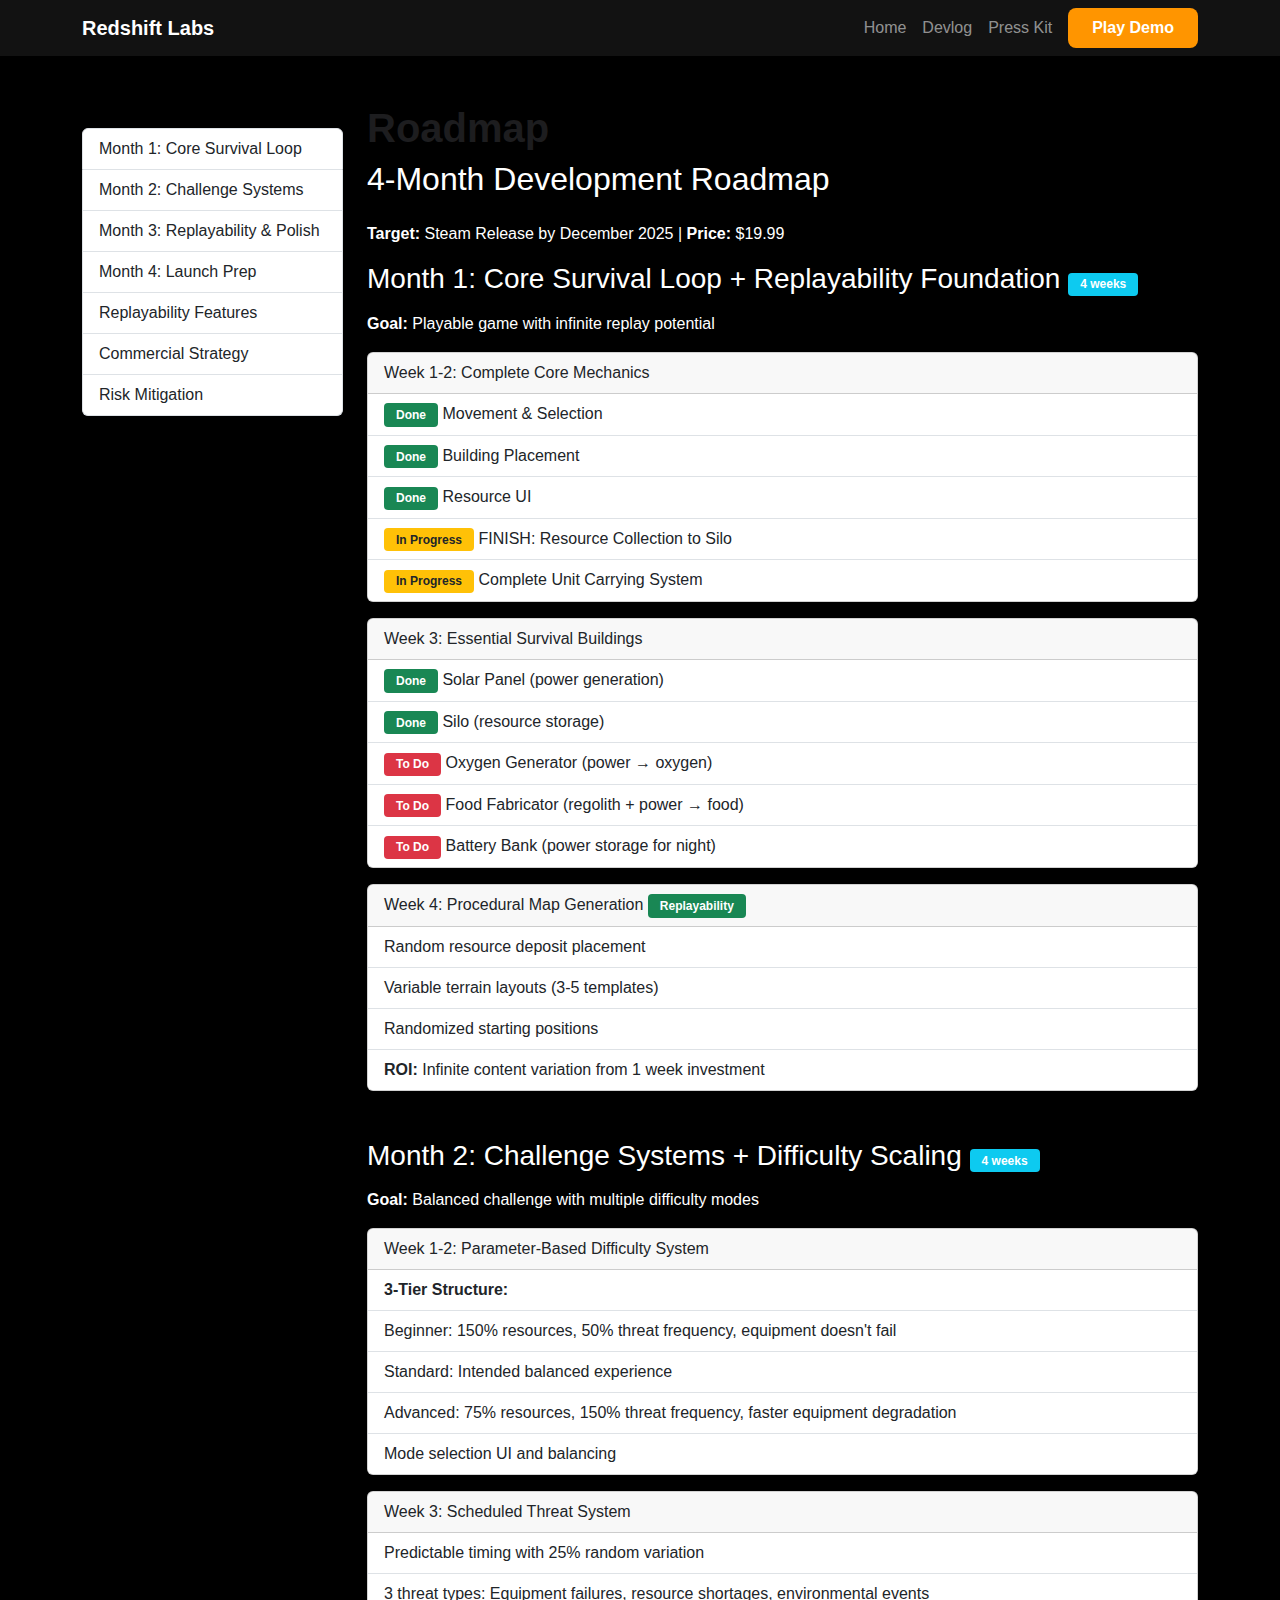
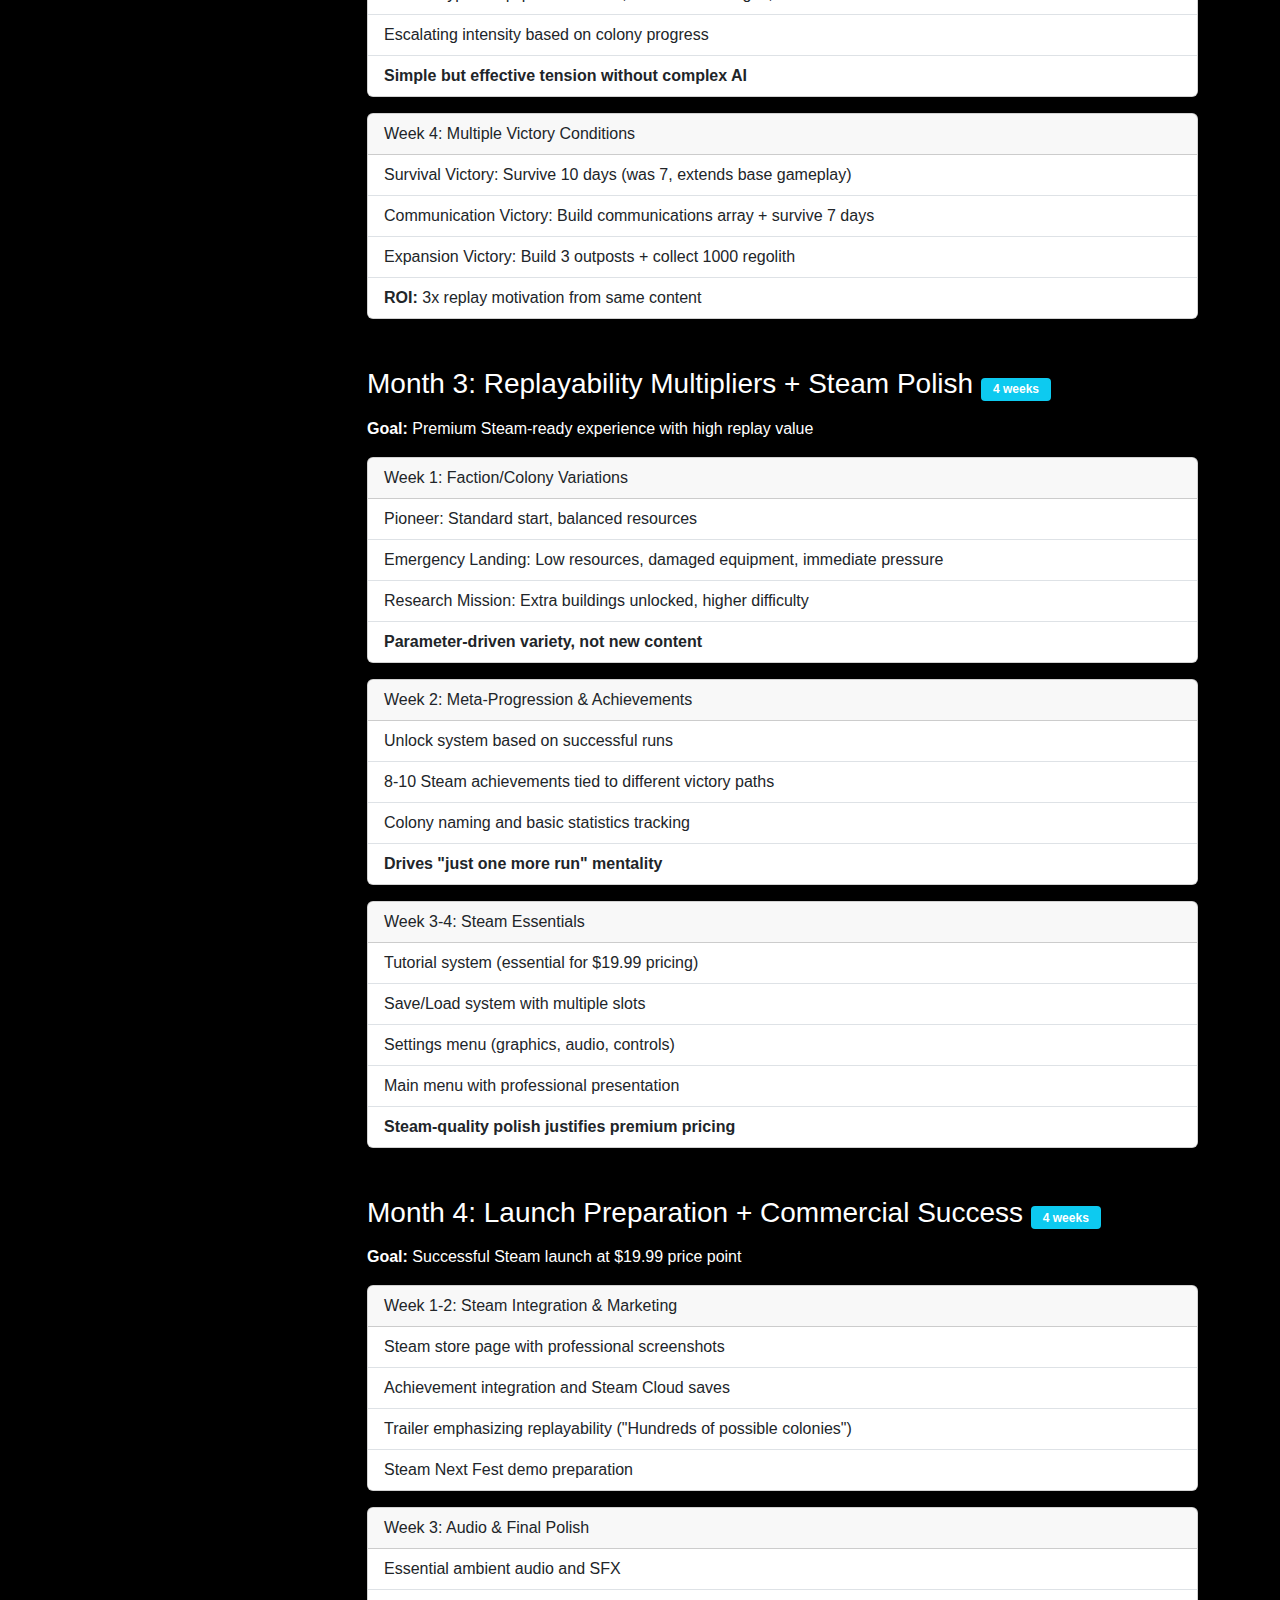
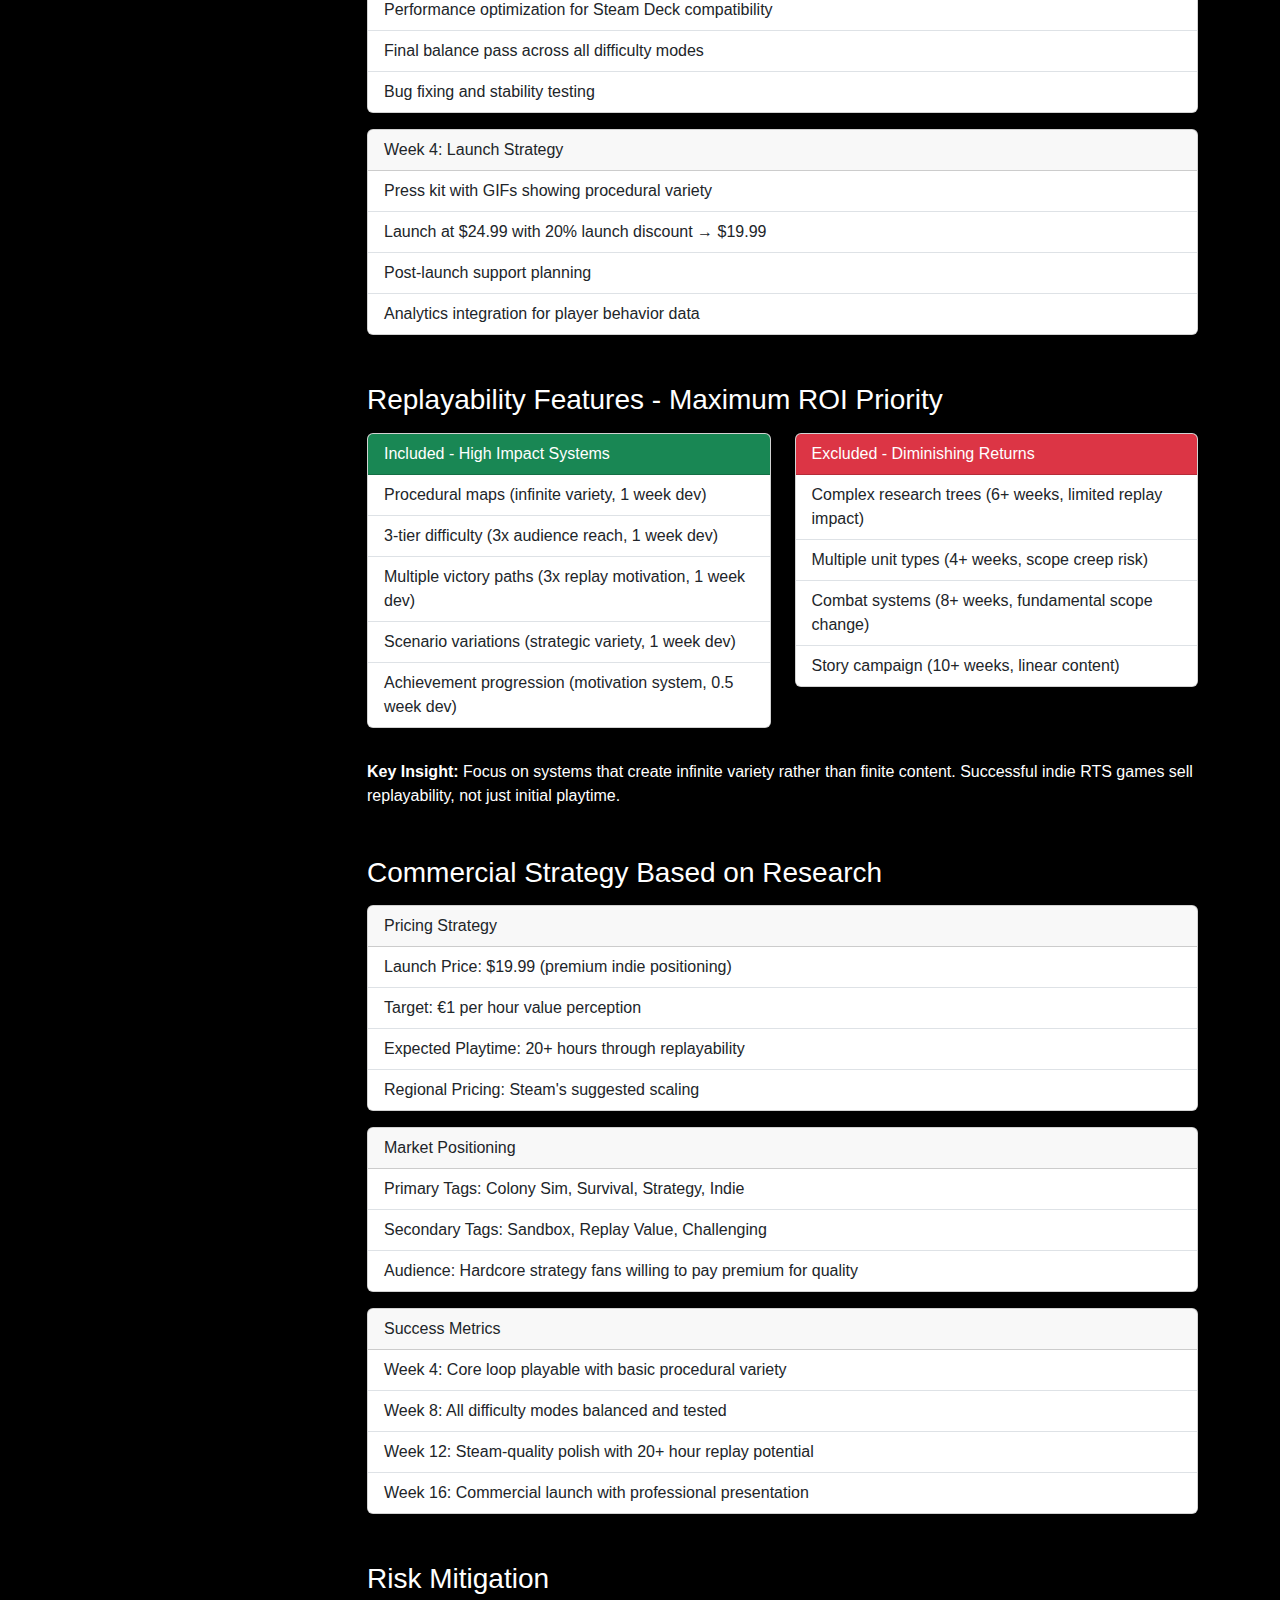
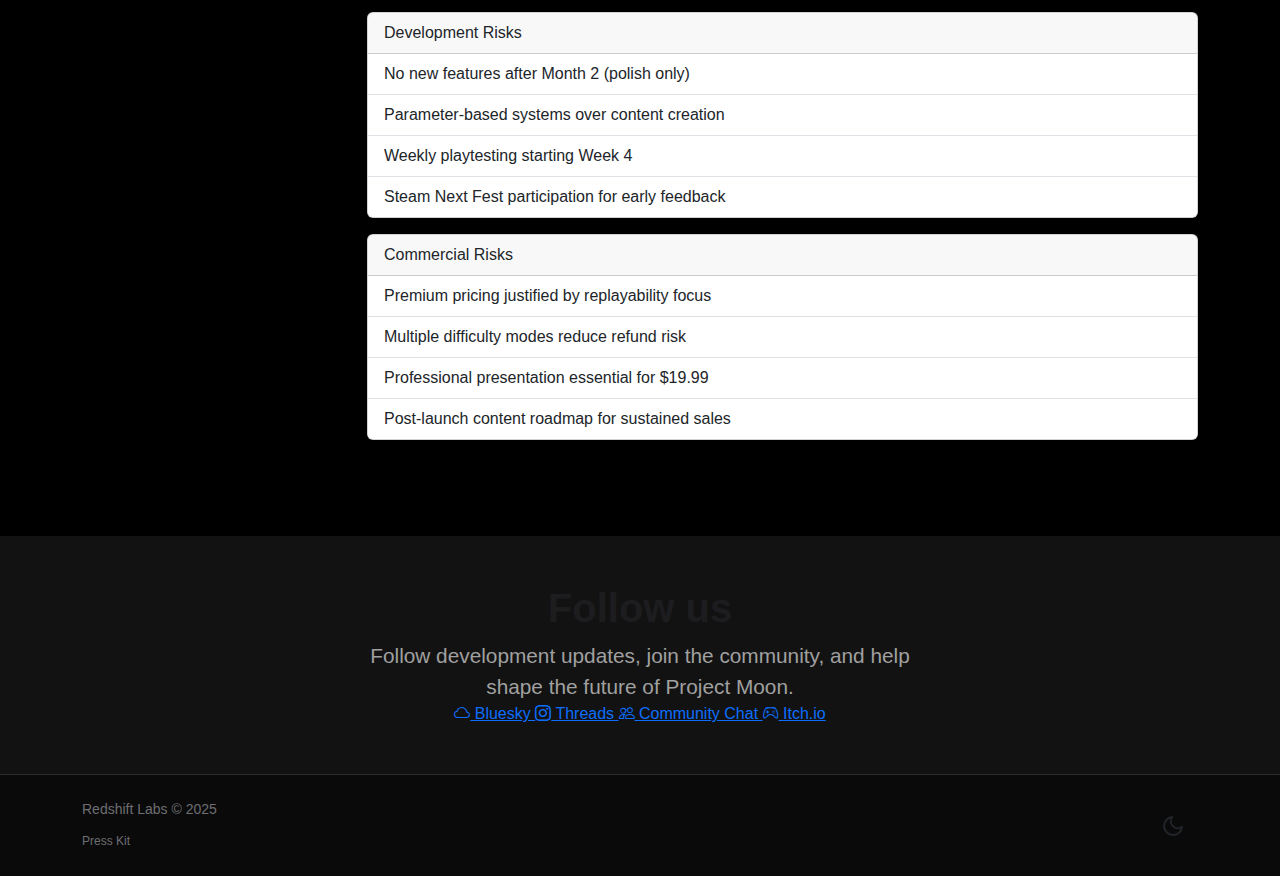
<file: roadmap.html>
<!DOCTYPE html>
<html lang="en">
<head>
    <meta charset="UTF-8">
    <meta name="viewport" content="width=device-width, initial-scale=1.0">
    <title>Project Moon Roadmap | Redshift Labs</title>
    <meta name="description" content="Development roadmap for Project Moon, a Soviet lunar colony RTS.">
    <link href="https://cdn.jsdelivr.net/npm/bootstrap@5.3.0/dist/css/bootstrap.min.css" rel="stylesheet">
    <link rel="stylesheet" href="css/main.css">
    <link rel="stylesheet" href="https://cdn.jsdelivr.net/npm/bootstrap-icons@1.11.3/font/bootstrap-icons.css">
</head>
<body>
	<!-- Navbar Component -->
	<div id="navbar-container"></div>

<main>
   
    <div class="container py-5">
        <div class="row">
            <!-- Sidebar for anchor points -->
            <nav class="col-lg-3 mb-4 mb-lg-0">
                <div class="list-group sticky-top pt-4">
                    <a href="#month1" class="list-group-item list-group-item-action">Month 1: Core Survival Loop</a>
                    <a href="#month2" class="list-group-item list-group-item-action">Month 2: Challenge Systems</a>
                    <a href="#month3" class="list-group-item list-group-item-action">Month 3: Replayability & Polish</a>
                    <a href="#month4" class="list-group-item list-group-item-action">Month 4: Launch Prep</a>
                    <a href="#replayability" class="list-group-item list-group-item-action">Replayability Features</a>
                    <a href="#commercial" class="list-group-item list-group-item-action">Commercial Strategy</a>
                    <a href="#risk" class="list-group-item list-group-item-action">Risk Mitigation</a>
                </div>
            </nav>
            <!-- Main roadmap content -->
            <div class="col-lg-9">
                <h1 class="section-title">Roadmap</h1>
                <h2 class=" mb-4">4-Month Development Roadmap</h2>
                <p><strong>Target:</strong> Steam Release by December 2025 | <strong>Price:</strong> $19.99</p>
               

                <!-- Month 1 -->
                <section id="month1" class="mb-5">
                    <h3 class="mb-3">Month 1: Core Survival Loop + Replayability Foundation <span class="badge bg-info">4 weeks</span></h3>
                    <p><strong>Goal:</strong> Playable game with infinite replay potential</p>
                    <div class="card mb-3">
                        <div class="card-header">Week 1-2: Complete Core Mechanics</div>
                        <ul class="list-group list-group-flush">
                            <li class="list-group-item"><span class="badge bg-success">Done</span> Movement & Selection</li>
                            <li class="list-group-item"><span class="badge bg-success">Done</span> Building Placement</li>
                            <li class="list-group-item"><span class="badge bg-success">Done</span> Resource UI</li>
                            <li class="list-group-item"><span class="badge bg-warning text-dark">In Progress</span> FINISH: Resource Collection to Silo</li>
                            <li class="list-group-item"><span class="badge bg-warning text-dark">In Progress</span> Complete Unit Carrying System</li>
                        </ul>
                    </div>
                    <div class="card mb-3">
                        <div class="card-header">Week 3: Essential Survival Buildings</div>
                        <ul class="list-group list-group-flush">
                            <li class="list-group-item"><span class="badge bg-success">Done</span> Solar Panel (power generation)</li>
                            <li class="list-group-item"><span class="badge bg-success">Done</span> Silo (resource storage)</li>
                            <li class="list-group-item"><span class="badge bg-danger">To Do</span> Oxygen Generator (power → oxygen)</li>
                            <li class="list-group-item"><span class="badge bg-danger">To Do</span> Food Fabricator (regolith + power → food)</li>
                            <li class="list-group-item"><span class="badge bg-danger">To Do</span> Battery Bank (power storage for night)</li>
                        </ul>
                    </div>
                    <div class="card mb-3">
                        <div class="card-header">Week 4: Procedural Map Generation <span class="badge bg-success">Replayability</span></div>
                        <ul class="list-group list-group-flush">
                            <li class="list-group-item">Random resource deposit placement</li>
                            <li class="list-group-item">Variable terrain layouts (3-5 templates)</li>
                            <li class="list-group-item">Randomized starting positions</li>
                            <li class="list-group-item"><strong>ROI:</strong> Infinite content variation from 1 week investment</li>
                        </ul>
                    </div>
                </section>

                <!-- Month 2 -->
                <section id="month2" class="mb-5">
                    <h3 class="mb-3">Month 2: Challenge Systems + Difficulty Scaling <span class="badge bg-info">4 weeks</span></h3>
                    <p><strong>Goal:</strong> Balanced challenge with multiple difficulty modes</p>
                    <div class="card mb-3">
                        <div class="card-header">Week 1-2: Parameter-Based Difficulty System</div>
                        <ul class="list-group list-group-flush">
                            <li class="list-group-item"><strong>3-Tier Structure:</strong></li>
                            <li class="list-group-item">Beginner: 150% resources, 50% threat frequency, equipment doesn't fail</li>
                            <li class="list-group-item">Standard: Intended balanced experience</li>
                            <li class="list-group-item">Advanced: 75% resources, 150% threat frequency, faster equipment degradation</li>
                            <li class="list-group-item">Mode selection UI and balancing</li>
                        </ul>
                    </div>
                    <div class="card mb-3">
                        <div class="card-header">Week 3: Scheduled Threat System</div>
                        <ul class="list-group list-group-flush">
                            <li class="list-group-item">Predictable timing with 25% random variation</li>
                            <li class="list-group-item">3 threat types: Equipment failures, resource shortages, environmental events</li>
                            <li class="list-group-item">Escalating intensity based on colony progress</li>
                            <li class="list-group-item"><strong>Simple but effective tension without complex AI</strong></li>
                        </ul>
                    </div>
                    <div class="card mb-3">
                        <div class="card-header">Week 4: Multiple Victory Conditions</div>
                        <ul class="list-group list-group-flush">
                            <li class="list-group-item">Survival Victory: Survive 10 days (was 7, extends base gameplay)</li>
                            <li class="list-group-item">Communication Victory: Build communications array + survive 7 days</li>
                            <li class="list-group-item">Expansion Victory: Build 3 outposts + collect 1000 regolith</li>
                            <li class="list-group-item"><strong>ROI:</strong> 3x replay motivation from same content</li>
                        </ul>
                    </div>
                </section>

                <!-- Month 3 -->
                <section id="month3" class="mb-5">
                    <h3 class="mb-3">Month 3: Replayability Multipliers + Steam Polish <span class="badge bg-info">4 weeks</span></h3>
                    <p><strong>Goal:</strong> Premium Steam-ready experience with high replay value</p>
                    <div class="card mb-3">
                        <div class="card-header">Week 1: Faction/Colony Variations</div>
                        <ul class="list-group list-group-flush">
                            <li class="list-group-item">Pioneer: Standard start, balanced resources</li>
                            <li class="list-group-item">Emergency Landing: Low resources, damaged equipment, immediate pressure</li>
                            <li class="list-group-item">Research Mission: Extra buildings unlocked, higher difficulty</li>
                            <li class="list-group-item"><strong>Parameter-driven variety, not new content</strong></li>
                        </ul>
                    </div>
                    <div class="card mb-3">
                        <div class="card-header">Week 2: Meta-Progression & Achievements</div>
                        <ul class="list-group list-group-flush">
                            <li class="list-group-item">Unlock system based on successful runs</li>
                            <li class="list-group-item">8-10 Steam achievements tied to different victory paths</li>
                            <li class="list-group-item">Colony naming and basic statistics tracking</li>
                            <li class="list-group-item"><strong>Drives "just one more run" mentality</strong></li>
                        </ul>
                    </div>
                    <div class="card mb-3">
                        <div class="card-header">Week 3-4: Steam Essentials</div>
                        <ul class="list-group list-group-flush">
                            <li class="list-group-item">Tutorial system (essential for $19.99 pricing)</li>
                            <li class="list-group-item">Save/Load system with multiple slots</li>
                            <li class="list-group-item">Settings menu (graphics, audio, controls)</li>
                            <li class="list-group-item">Main menu with professional presentation</li>
                            <li class="list-group-item"><strong>Steam-quality polish justifies premium pricing</strong></li>
                        </ul>
                    </div>
                </section>

                <!-- Month 4 -->
                <section id="month4" class="mb-5">
                    <h3 class="mb-3">Month 4: Launch Preparation + Commercial Success <span class="badge bg-info">4 weeks</span></h3>
                    <p><strong>Goal:</strong> Successful Steam launch at $19.99 price point</p>
                    <div class="card mb-3">
                        <div class="card-header">Week 1-2: Steam Integration & Marketing</div>
                        <ul class="list-group list-group-flush">
                            <li class="list-group-item">Steam store page with professional screenshots</li>
                            <li class="list-group-item">Achievement integration and Steam Cloud saves</li>
                            <li class="list-group-item">Trailer emphasizing replayability ("Hundreds of possible colonies")</li>
                            <li class="list-group-item">Steam Next Fest demo preparation</li>
                        </ul>
                    </div>
                    <div class="card mb-3">
                        <div class="card-header">Week 3: Audio & Final Polish</div>
                        <ul class="list-group list-group-flush">
                            <li class="list-group-item">Essential ambient audio and SFX</li>
                            <li class="list-group-item">Performance optimization for Steam Deck compatibility</li>
                            <li class="list-group-item">Final balance pass across all difficulty modes</li>
                            <li class="list-group-item">Bug fixing and stability testing</li>
                        </ul>
                    </div>
                    <div class="card mb-3">
                        <div class="card-header">Week 4: Launch Strategy</div>
                        <ul class="list-group list-group-flush">
                            <li class="list-group-item">Press kit with GIFs showing procedural variety</li>
                            <li class="list-group-item">Launch at $24.99 with 20% launch discount → $19.99</li>
                            <li class="list-group-item">Post-launch support planning</li>
                            <li class="list-group-item">Analytics integration for player behavior data</li>
                        </ul>
                    </div>
                </section>

                <!-- Replayability Features -->
                <section id="replayability" class="mb-5">
                    <h3 class="mb-3">Replayability Features - Maximum ROI Priority</h3>
                    <div class="row">
                        <div class="col-md-6">
                            <div class="card mb-3">
                                <div class="card-header bg-success text-white">Included - High Impact Systems</div>
                                <ul class="list-group list-group-flush">
                                    <li class="list-group-item">Procedural maps (infinite variety, 1 week dev)</li>
                                    <li class="list-group-item">3-tier difficulty (3x audience reach, 1 week dev)</li>
                                    <li class="list-group-item">Multiple victory paths (3x replay motivation, 1 week dev)</li>
                                    <li class="list-group-item">Scenario variations (strategic variety, 1 week dev)</li>
                                    <li class="list-group-item">Achievement progression (motivation system, 0.5 week dev)</li>
                                </ul>
                            </div>
                        </div>
                        <div class="col-md-6">
                            <div class="card mb-3">
                                <div class="card-header bg-danger text-white">Excluded - Diminishing Returns</div>
                                <ul class="list-group list-group-flush">
                                    <li class="list-group-item">Complex research trees (6+ weeks, limited replay impact)</li>
                                    <li class="list-group-item">Multiple unit types (4+ weeks, scope creep risk)</li>
                                    <li class="list-group-item">Combat systems (8+ weeks, fundamental scope change)</li>
                                    <li class="list-group-item">Story campaign (10+ weeks, linear content)</li>
                                </ul>
                            </div>
                        </div>
                    </div>
                    <p class="mt-3"><strong>Key Insight:</strong> Focus on systems that create infinite variety rather than finite content. Successful indie RTS games sell replayability, not just initial playtime.</p>
                </section>

                <!-- Commercial Strategy -->
                <section id="commercial" class="mb-5">
                    <h3 class="mb-3">Commercial Strategy Based on Research</h3>
                    <div class="card mb-3">
                        <div class="card-header">Pricing Strategy</div>
                        <ul class="list-group list-group-flush">
                            <li class="list-group-item">Launch Price: $19.99 (premium indie positioning)</li>
                            <li class="list-group-item">Target: €1 per hour value perception</li>
                            <li class="list-group-item">Expected Playtime: 20+ hours through replayability</li>
                            <li class="list-group-item">Regional Pricing: Steam's suggested scaling</li>
                        </ul>
                    </div>
                    <div class="card mb-3">
                        <div class="card-header">Market Positioning</div>
                        <ul class="list-group list-group-flush">
                            <li class="list-group-item">Primary Tags: Colony Sim, Survival, Strategy, Indie</li>
                            <li class="list-group-item">Secondary Tags: Sandbox, Replay Value, Challenging</li>
                            <li class="list-group-item">Audience: Hardcore strategy fans willing to pay premium for quality</li>
                        </ul>
                    </div>
                    <div class="card mb-3">
                        <div class="card-header">Success Metrics</div>
                        <ul class="list-group list-group-flush">
                            <li class="list-group-item">Week 4: Core loop playable with basic procedural variety</li>
                            <li class="list-group-item">Week 8: All difficulty modes balanced and tested</li>
                            <li class="list-group-item">Week 12: Steam-quality polish with 20+ hour replay potential</li>
                            <li class="list-group-item">Week 16: Commercial launch with professional presentation</li>
                        </ul>
                    </div>
                </section>

                <!-- Risk Mitigation -->
                <section id="risk" class="mb-5">
                    <h3 class="mb-3">Risk Mitigation</h3>
                    <div class="card mb-3">
                        <div class="card-header">Development Risks</div>
                        <ul class="list-group list-group-flush">
                            <li class="list-group-item">No new features after Month 2 (polish only)</li>
                            <li class="list-group-item">Parameter-based systems over content creation</li>
                            <li class="list-group-item">Weekly playtesting starting Week 4</li>
                            <li class="list-group-item">Steam Next Fest participation for early feedback</li>
                        </ul>
                    </div>
                    <div class="card mb-3">
                        <div class="card-header">Commercial Risks</div>
                        <ul class="list-group list-group-flush">
                            <li class="list-group-item">Premium pricing justified by replayability focus</li>
                            <li class="list-group-item">Multiple difficulty modes reduce refund risk</li>
                            <li class="list-group-item">Professional presentation essential for $19.99</li>
                            <li class="list-group-item">Post-launch content roadmap for sustained sales</li>
                        </ul>
                    </div>
                </section>
            </div>
        </div>
    </div>

    <section id="community" class="community-section text-center py-5">
        <h2 class="section-title">Follow us</h2>
        <p style="font-size: 1.3rem; color: #A0A0A0; max-width: 600px; margin: 0 auto;">
            Follow development updates, join the community, and help shape the future of Project Moon.
        </p>
        <div class="social-links">
            <a href="https://bsky.app/profile/mishotofu.bsky.social" class="social-link">
                <i class="bi bi-cloud"></i> Bluesky
            </a>
            <a href="https://www.threads.com/@mischagoes" class="social-link">
                <i class="bi bi-instagram"></i> Threads
            </a>
            <a href="https://rvlt.gg/8ddZBzVD" class="social-link">
                <i class="bi bi-people"></i> Community Chat
            </a>
            <a href="https://mischa.itch.io/" class="social-link">
                <i class="bi bi-controller"></i> Itch.io
            </a>
        </div>
    </section>
</main>

	<!-- Footer Component -->
	<div id="footer-container"></div>

	<script src="https://cdn.jsdelivr.net/npm/bootstrap@5.3.0/dist/js/bootstrap.bundle.min.js"></script>

	<!-- Component Loader -->
	<script src="js/ComponentLoader.js"></script>
	<script src="js/navbar-init.js"></script>
</body>
</html>
</file>
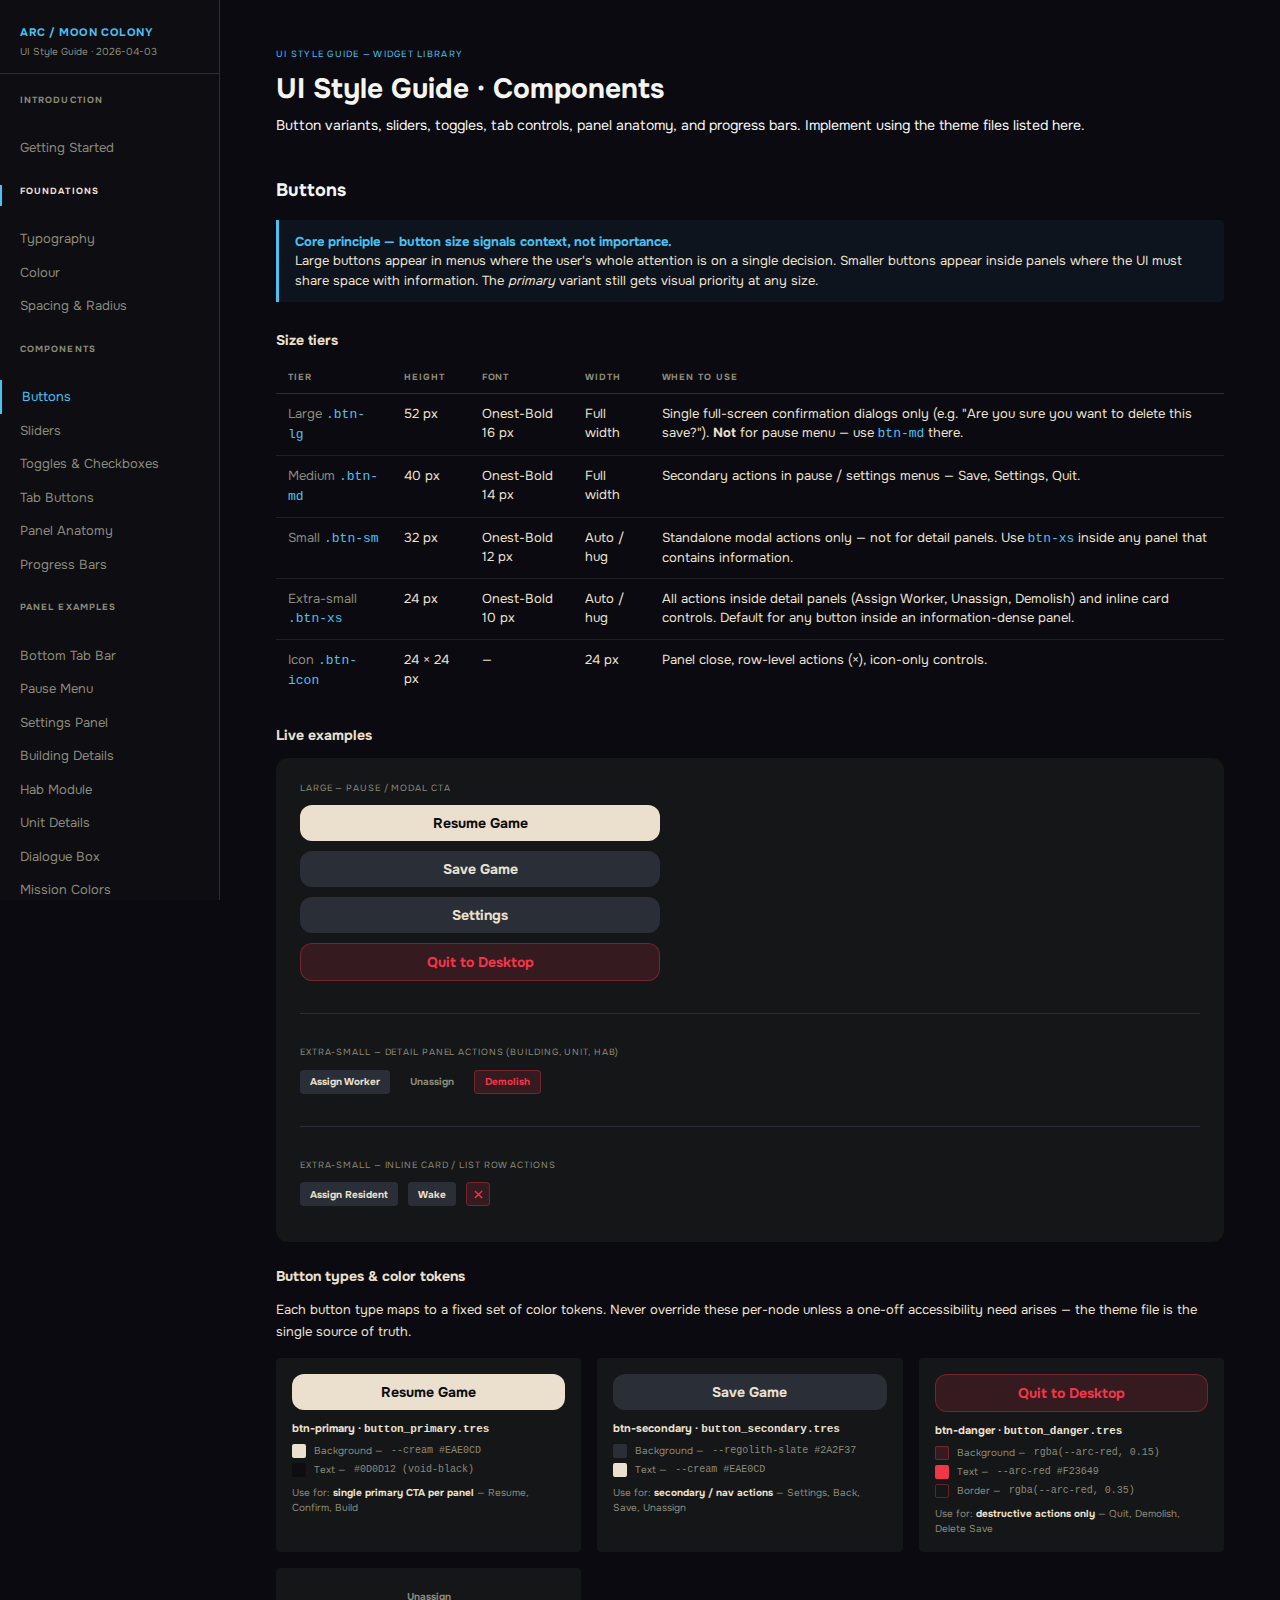
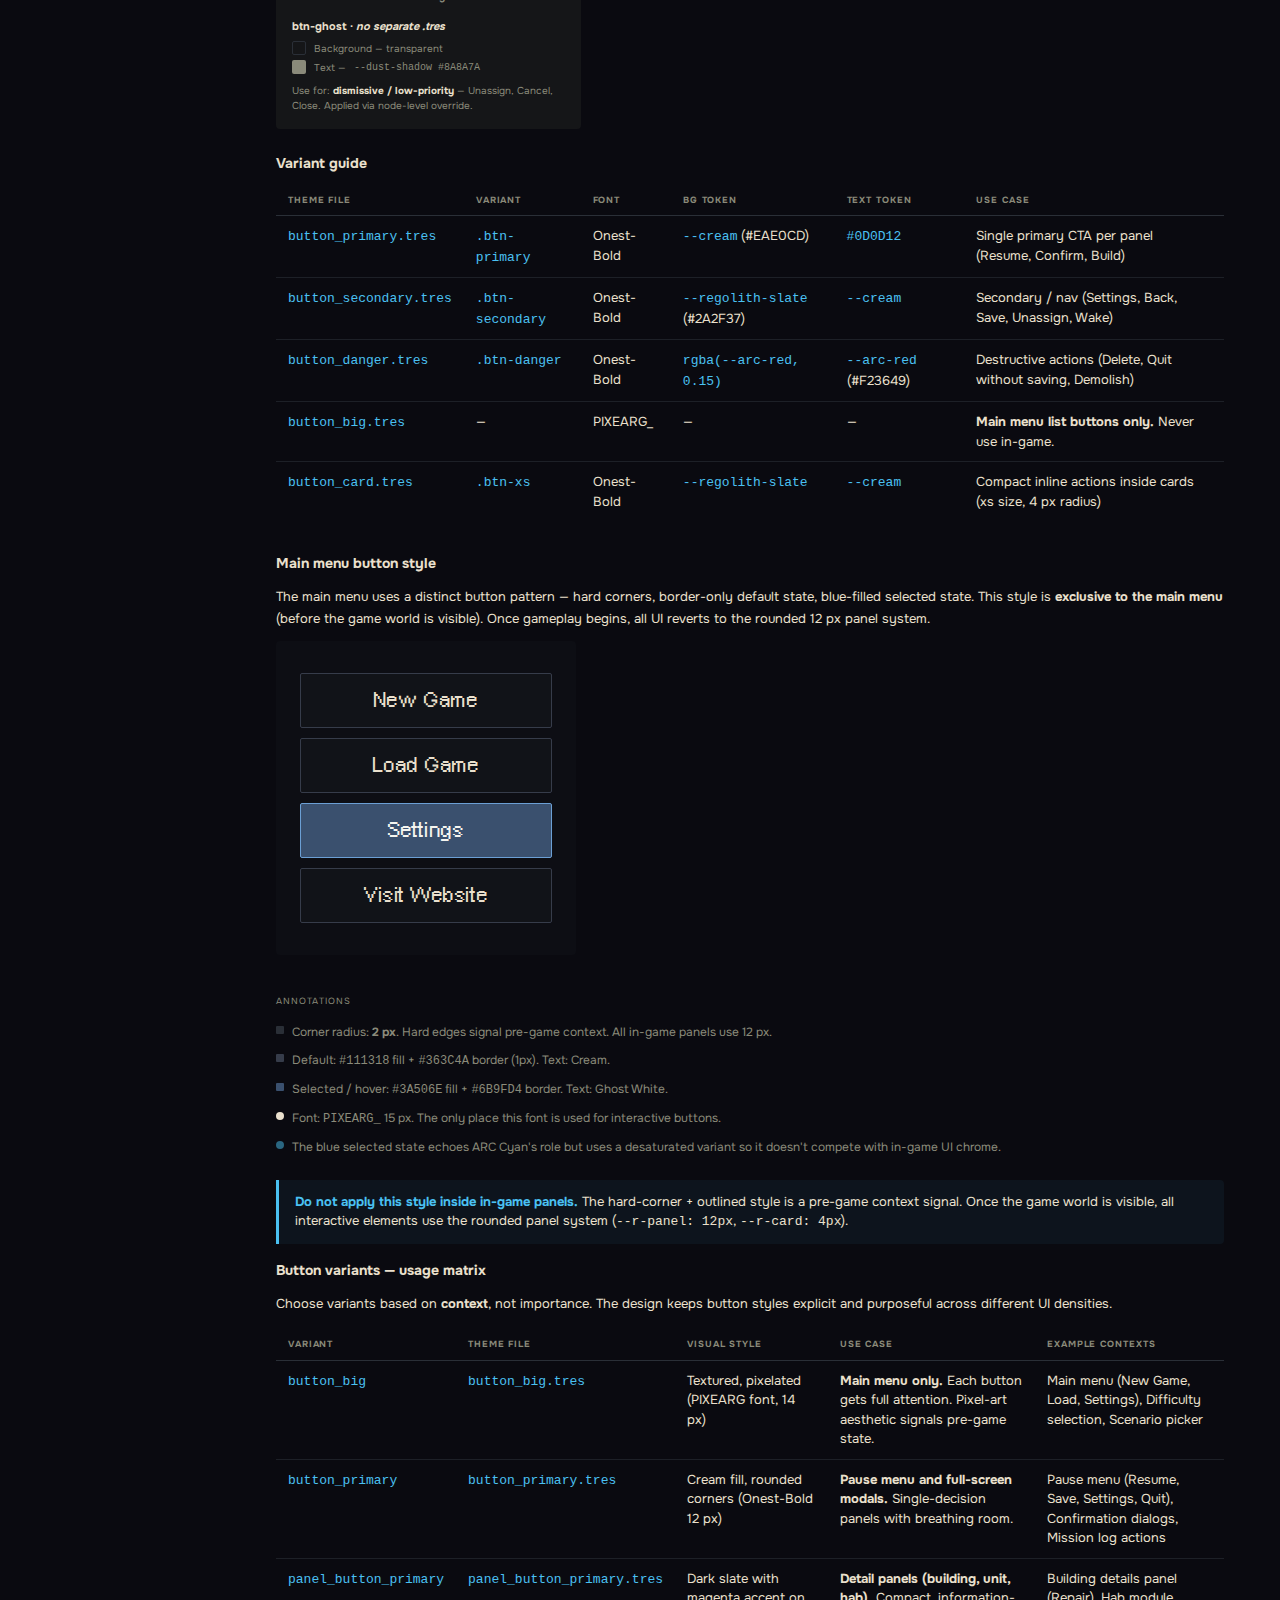
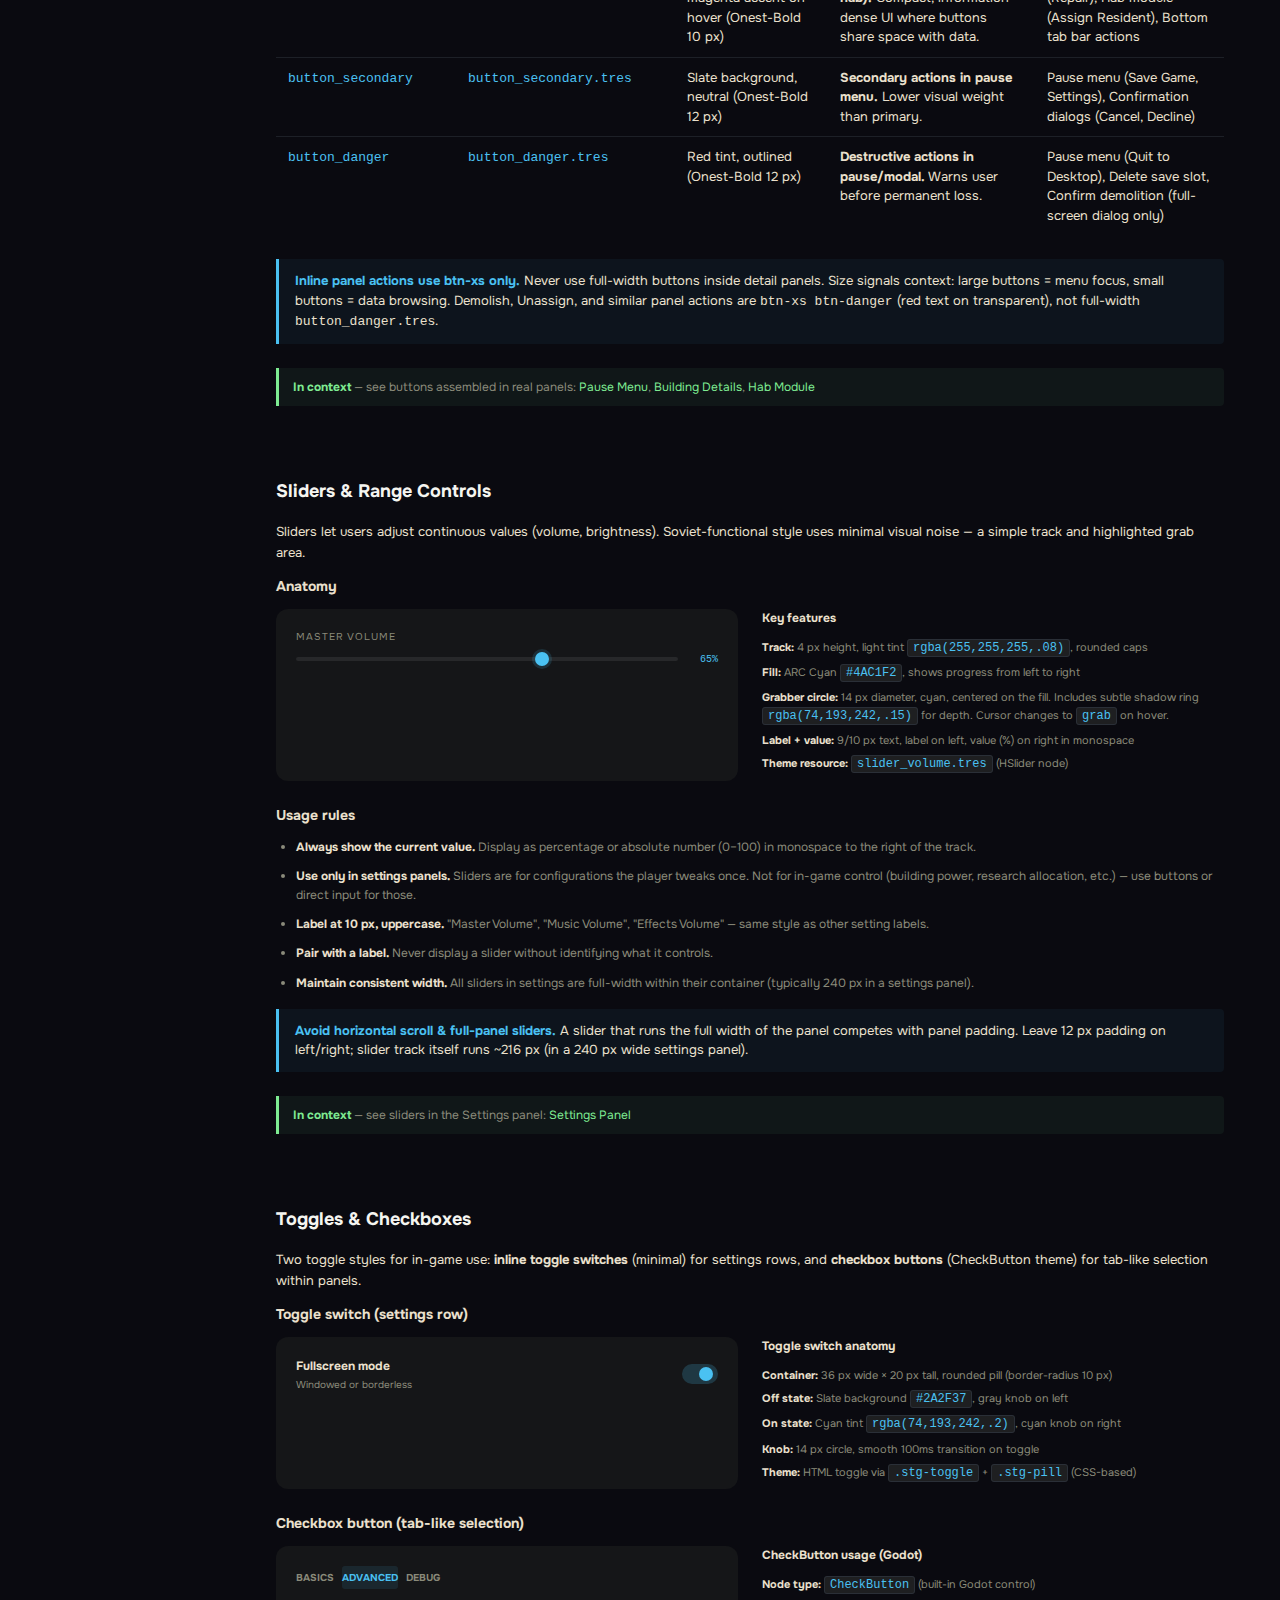
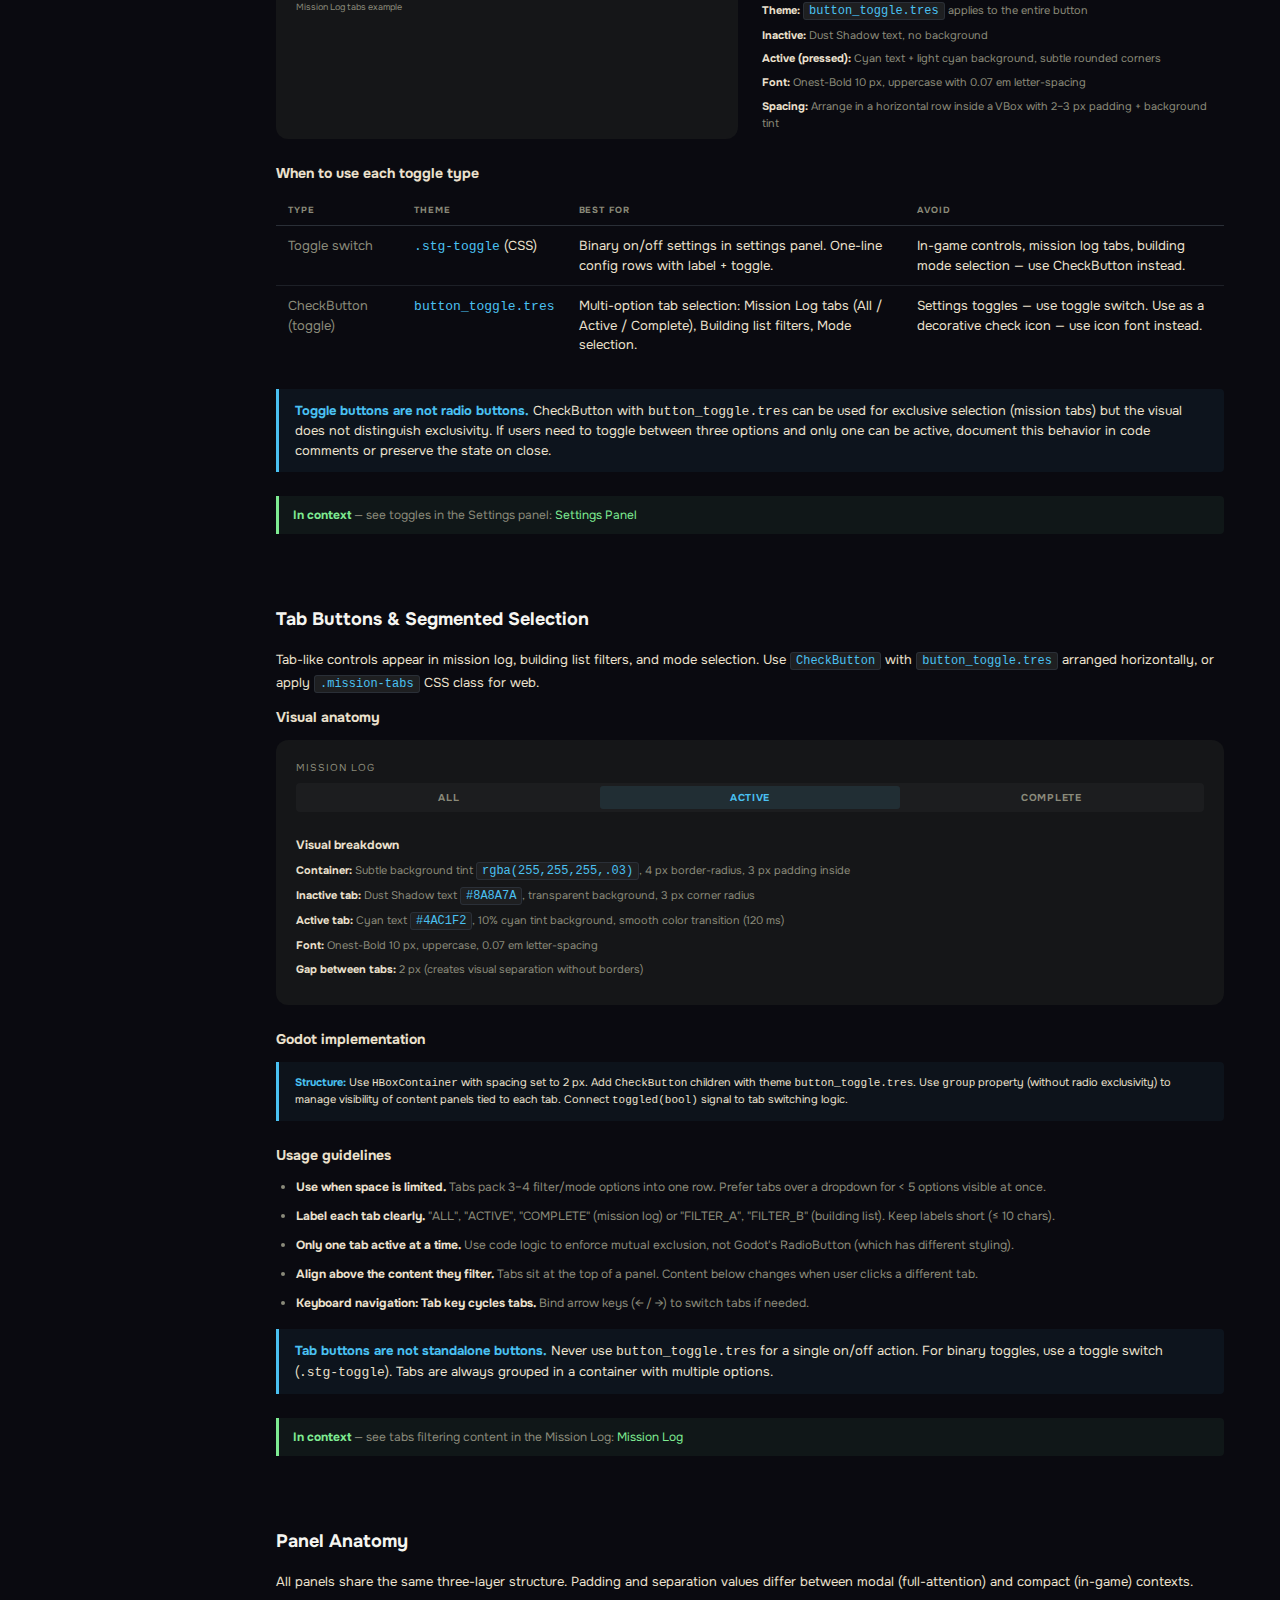
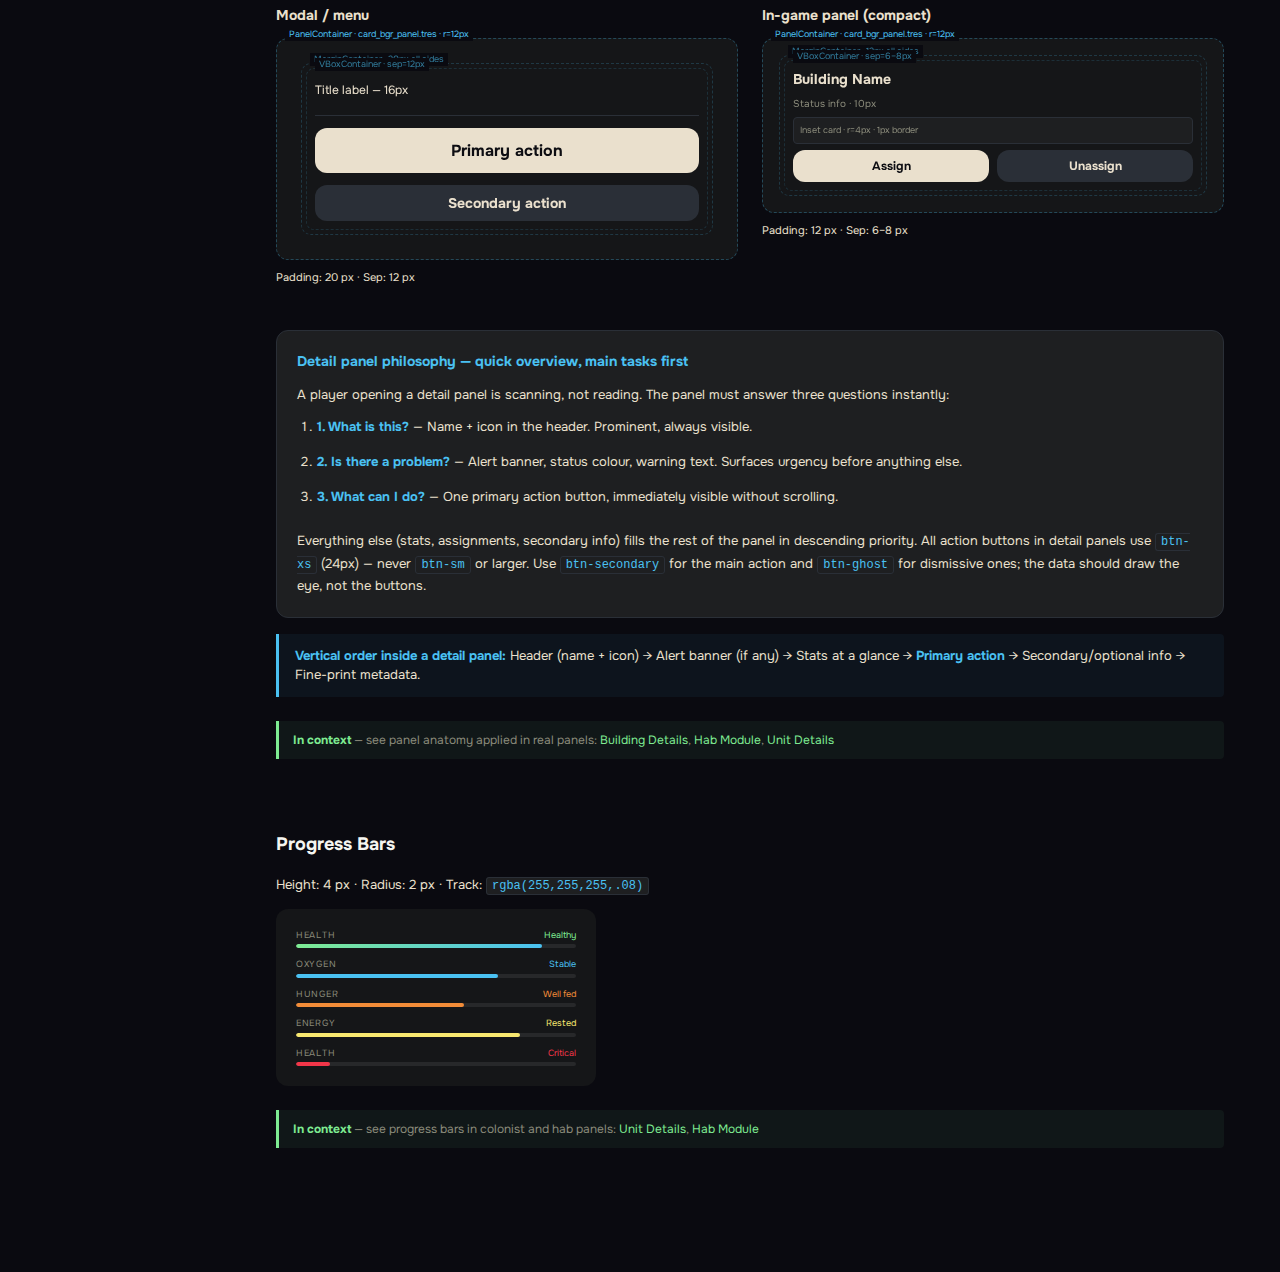
<file: moon/components.html>
<!DOCTYPE html>
<html lang="en">
<head>
<meta charset="UTF-8">
<meta name="viewport" content="width=device-width, initial-scale=1.0">
<title>Moon Colony RTS — UI Style Guide · Components</title>
<link rel="stylesheet" href="styleguide_resources/style.css">
</head>
<body data-page="components">
<div class="layout">

<!-- ── NAV ──────────────────────────────────────────────────────────── -->
<nav>
  <div class="brand">
    <a class="brand-title" href="UI_STYLE_GUIDE.html">ARC / MOON COLONY</a>
    <div class="brand-sub">UI Style Guide · 2026-04-03</div>
  </div>

  <h2>Introduction</h2>
  <a href="UI_STYLE_GUIDE.html#introduction">Getting Started</a>

  <h2>Foundations</h2>
  <a href="foundations.html#typography">Typography</a>
  <a href="foundations.html#colour">Colour</a>
  <a href="foundations.html#spacing">Spacing &amp; Radius</a>

  <h2>Components</h2>
  <a href="#buttons">Buttons</a>
  <a href="#sliders">Sliders</a>
  <a href="#toggles">Toggles &amp; Checkboxes</a>
  <a href="#tabs">Tab Buttons</a>
  <a href="#panels">Panel Anatomy</a>
  <a href="#progress">Progress Bars</a>

  <h2>Panel Examples</h2>
  <a href="UI_STYLE_GUIDE.html#ex-bottom-tab-bar">Bottom Tab Bar</a>
  <a href="UI_STYLE_GUIDE.html#ex-pause">Pause Menu</a>
  <a href="UI_STYLE_GUIDE.html#ex-settings">Settings Panel</a>
  <a href="UI_STYLE_GUIDE.html#ex-building">Building Details</a>
  <a href="UI_STYLE_GUIDE.html#ex-hab">Hab Module</a>
  <a href="UI_STYLE_GUIDE.html#ex-unit">Unit Details</a>
  <a href="UI_STYLE_GUIDE.html#ex-dialogue">Dialogue Box</a>
  <a href="UI_STYLE_GUIDE.html#mission-colors">Mission Colors</a>
  <a href="UI_STYLE_GUIDE.html#ex-mission-log">Mission Log</a>

  <h2>Reference</h2>
  <a href="UI_STYLE_GUIDE.html#quickref">Quick Reference</a>
  <a href="UI_STYLE_GUIDE.html#fixes">Remediation</a>
</nav>

<!-- ── MAIN ─────────────────────────────────────────────────────────── -->
<main>

  <div class="section-label">UI Style Guide — Widget Library</div>
  <h1>UI Style Guide · Components</h1>
  <p class="page-meta">Button variants, sliders, toggles, tab controls, panel anatomy, and progress bars. Implement using the theme files listed here.</p>

  <!-- ══ BUTTONS ═════════════════════════════════════════════════════ -->
  <section id="buttons">
    <h2>Buttons</h2>

    <!-- Design principle -->
    <div class="rule" style="margin-bottom:28px;">
      <strong>Core principle — button size signals context, not importance.</strong><br>
      Large buttons appear in menus where the user's whole attention is on a single decision.
      Smaller buttons appear inside panels where the UI must share space with information.
      The <em>primary</em> variant still gets visual priority at any size.
    </div>

    <!-- Size tiers -->
    <h3>Size tiers</h3>
    <div class="table-wrap" style="margin-bottom:24px;">
      <table>
        <thead><tr><th>Tier</th><th>Height</th><th>Font</th><th>Width</th><th>When to use</th></tr></thead>
        <tbody>
          <tr>
            <td>Large <code>.btn-lg</code></td>
            <td>52 px</td>
            <td>Onest-Bold 16 px</td>
            <td>Full width</td>
            <td>Single full-screen confirmation dialogs only (e.g. "Are you sure you want to delete this save?"). <strong>Not</strong> for pause menu — use <code>btn-md</code> there.</td>
          </tr>
          <tr>
            <td>Medium <code>.btn-md</code></td>
            <td>40 px</td>
            <td>Onest-Bold 14 px</td>
            <td>Full width</td>
            <td>Secondary actions in pause / settings menus — Save, Settings, Quit.</td>
          </tr>
          <tr>
            <td>Small <code>.btn-sm</code></td>
            <td>32 px</td>
            <td>Onest-Bold 12 px</td>
            <td>Auto / hug</td>
            <td>Standalone modal actions only — not for detail panels. Use <code>btn-xs</code> inside any panel that contains information.</td>
          </tr>
          <tr>
            <td>Extra-small <code>.btn-xs</code></td>
            <td>24 px</td>
            <td>Onest-Bold 10 px</td>
            <td>Auto / hug</td>
            <td>All actions inside detail panels (Assign Worker, Unassign, Demolish) and inline card controls. Default for any button inside an information-dense panel.</td>
          </tr>
          <tr>
            <td>Icon <code>.btn-icon</code></td>
            <td>24 × 24 px</td>
            <td>—</td>
            <td>24 px</td>
            <td>Panel close, row-level actions (×), icon-only controls.</td>
          </tr>
        </tbody>
      </table>
    </div>

    <!-- Live demo -->
    <h3>Live examples</h3>
    <div style="background:var(--basalt);border-radius:var(--r-panel);padding:24px;margin-bottom:24px;">
      <div style="margin-bottom:20px;">
        <div class="font-tag" style="margin-bottom:10px;">Large — pause / modal CTA</div>
        <div style="max-width:360px;display:flex;flex-direction:column;gap:10px;">
          <button class="btn btn-md btn-primary">Resume Game</button>
          <button class="btn btn-md btn-secondary">Save Game</button>
          <button class="btn btn-md btn-secondary">Settings</button>
          <button class="btn btn-md btn-danger">Quit to Desktop</button>
        </div>
      </div>
      <hr>
      <div style="margin-top:20px;margin-bottom:20px;">
        <div class="font-tag" style="margin-bottom:10px;">Extra-small — detail panel actions (building, unit, hab)</div>
        <div class="btn-demo-row">
          <button class="btn btn-xs btn-secondary">Assign Worker</button>
          <button class="btn btn-xs btn-ghost">Unassign</button>
          <button class="btn btn-xs btn-danger">Demolish</button>
        </div>
      </div>
      <hr>
      <div style="margin-top:20px;">
        <div class="font-tag" style="margin-bottom:10px;">Extra-small — inline card / list row actions</div>
        <div class="btn-demo-row">
          <button class="btn btn-xs btn-secondary">Assign Resident</button>
          <button class="btn btn-xs btn-secondary">Wake</button>
          <button class="btn btn-icon btn-danger"><svg viewBox="0 0 10 10" width="9" height="9" fill="none" stroke="currentColor" stroke-width="1.5" aria-hidden="true"><path d="M1 1l8 8M9 1L1 9"/></svg></button>
        </div>
      </div>
    </div>

    <!-- Button types & color tokens -->
    <h3>Button types &amp; color tokens</h3>
    <p style="margin-bottom:16px;">Each button type maps to a fixed set of color tokens. Never override these per-node unless a one-off accessibility need arises — the theme file is the single source of truth.</p>

    <!-- Color token swatches -->
    <div style="display:grid;grid-template-columns:repeat(auto-fill,minmax(280px,1fr));gap:16px;margin-bottom:24px;">

      <!-- Primary -->
      <div style="background:var(--basalt);border-radius:var(--r-card);padding:16px;">
        <div style="display:flex;align-items:center;gap:10px;margin-bottom:10px;">
          <button class="btn btn-md btn-primary" style="pointer-events:none;flex:1;">Resume Game</button>
        </div>
        <div style="font-size:11px;font-weight:700;color:var(--cream);margin-bottom:6px;">btn-primary · <code>button_primary.tres</code></div>
        <div style="display:flex;flex-direction:column;gap:4px;font-size:10px;color:var(--dust-shadow);">
          <div style="display:flex;align-items:center;gap:8px;"><span style="width:14px;height:14px;border-radius:2px;background:#EAE0CD;flex-shrink:0;"></span>Background — <code>--cream #EAE0CD</code></div>
          <div style="display:flex;align-items:center;gap:8px;"><span style="width:14px;height:14px;border-radius:2px;background:#0D0D12;flex-shrink:0;"></span>Text — <code>#0D0D12 (void-black)</code></div>
        </div>
        <div style="margin-top:8px;font-size:10px;color:var(--dust-shadow);">Use for: <strong style="color:var(--cream);">single primary CTA per panel</strong> — Resume, Confirm, Build</div>
      </div>

      <!-- Secondary -->
      <div style="background:var(--basalt);border-radius:var(--r-card);padding:16px;">
        <div style="display:flex;align-items:center;gap:10px;margin-bottom:10px;">
          <button class="btn btn-md btn-secondary" style="pointer-events:none;flex:1;">Save Game</button>
        </div>
        <div style="font-size:11px;font-weight:700;color:var(--cream);margin-bottom:6px;">btn-secondary · <code>button_secondary.tres</code></div>
        <div style="display:flex;flex-direction:column;gap:4px;font-size:10px;color:var(--dust-shadow);">
          <div style="display:flex;align-items:center;gap:8px;"><span style="width:14px;height:14px;border-radius:2px;background:#2A2F37;flex-shrink:0;"></span>Background — <code>--regolith-slate #2A2F37</code></div>
          <div style="display:flex;align-items:center;gap:8px;"><span style="width:14px;height:14px;border-radius:2px;background:#EAE0CD;flex-shrink:0;"></span>Text — <code>--cream #EAE0CD</code></div>
        </div>
        <div style="margin-top:8px;font-size:10px;color:var(--dust-shadow);">Use for: <strong style="color:var(--cream);">secondary / nav actions</strong> — Settings, Back, Save, Unassign</div>
      </div>

      <!-- Danger -->
      <div style="background:var(--basalt);border-radius:var(--r-card);padding:16px;">
        <div style="display:flex;align-items:center;gap:10px;margin-bottom:10px;">
          <button class="btn btn-md btn-danger" style="pointer-events:none;flex:1;">Quit to Desktop</button>
        </div>
        <div style="font-size:11px;font-weight:700;color:var(--cream);margin-bottom:6px;">btn-danger · <code>button_danger.tres</code></div>
        <div style="display:flex;flex-direction:column;gap:4px;font-size:10px;color:var(--dust-shadow);">
          <div style="display:flex;align-items:center;gap:8px;"><span style="width:14px;height:14px;border-radius:2px;background:rgba(242,54,73,.15);border:1px solid rgba(242,54,73,.35);flex-shrink:0;"></span>Background — <code>rgba(--arc-red, 0.15)</code></div>
          <div style="display:flex;align-items:center;gap:8px;"><span style="width:14px;height:14px;border-radius:2px;background:#F23649;flex-shrink:0;"></span>Text — <code>--arc-red #F23649</code></div>
          <div style="display:flex;align-items:center;gap:8px;"><span style="width:14px;height:14px;border-radius:2px;background:transparent;border:1px solid rgba(242,54,73,.35);flex-shrink:0;"></span>Border — <code>rgba(--arc-red, 0.35)</code></div>
        </div>
        <div style="margin-top:8px;font-size:10px;color:var(--dust-shadow);">Use for: <strong style="color:var(--cream);">destructive actions only</strong> — Quit, Demolish, Delete Save</div>
      </div>

      <!-- Ghost -->
      <div style="background:var(--basalt);border-radius:var(--r-card);padding:16px;">
        <div style="display:flex;align-items:center;gap:10px;margin-bottom:10px;">
          <button class="btn btn-xs btn-ghost" style="pointer-events:none;flex:1;">Unassign</button>
        </div>
        <div style="font-size:11px;font-weight:700;color:var(--cream);margin-bottom:6px;">btn-ghost · <em>no separate .tres</em></div>
        <div style="display:flex;flex-direction:column;gap:4px;font-size:10px;color:var(--dust-shadow);">
          <div style="display:flex;align-items:center;gap:8px;"><span style="width:14px;height:14px;border-radius:2px;background:transparent;border:1px solid #2A2F37;flex-shrink:0;"></span>Background — transparent</div>
          <div style="display:flex;align-items:center;gap:8px;"><span style="width:14px;height:14px;border-radius:2px;background:#8A8A7A;flex-shrink:0;"></span>Text — <code>--dust-shadow #8A8A7A</code></div>
        </div>
        <div style="margin-top:8px;font-size:10px;color:var(--dust-shadow);">Use for: <strong style="color:var(--cream);">dismissive / low-priority</strong> — Unassign, Cancel, Close. Applied via node-level override.</div>
      </div>

    </div>

    <!-- Variant guide table -->
    <h3>Variant guide</h3>
    <div class="table-wrap">
      <table>
        <thead><tr><th>Theme file</th><th>Variant</th><th>Font</th><th>BG token</th><th>Text token</th><th>Use case</th></tr></thead>
        <tbody>
          <tr>
            <td><code>button_primary.tres</code></td>
            <td><code>.btn-primary</code></td>
            <td>Onest-Bold</td>
            <td><code>--cream</code> (#EAE0CD)</td>
            <td><code>#0D0D12</code></td>
            <td>Single primary CTA per panel (Resume, Confirm, Build)</td>
          </tr>
          <tr>
            <td><code>button_secondary.tres</code></td>
            <td><code>.btn-secondary</code></td>
            <td>Onest-Bold</td>
            <td><code>--regolith-slate</code> (#2A2F37)</td>
            <td><code>--cream</code></td>
            <td>Secondary / nav (Settings, Back, Save, Unassign, Wake)</td>
          </tr>
          <tr>
            <td><code>button_danger.tres</code></td>
            <td><code>.btn-danger</code></td>
            <td>Onest-Bold</td>
            <td><code>rgba(--arc-red, 0.15)</code></td>
            <td><code>--arc-red</code> (#F23649)</td>
            <td>Destructive actions (Delete, Quit without saving, Demolish)</td>
          </tr>
          <tr>
            <td><code>button_big.tres</code></td>
            <td>—</td>
            <td>PIXEARG_</td>
            <td>—</td>
            <td>—</td>
            <td><strong>Main menu list buttons only.</strong> Never use in-game.</td>
          </tr>
          <tr>
            <td><code>button_card.tres</code></td>
            <td><code>.btn-xs</code></td>
            <td>Onest-Bold</td>
            <td><code>--regolith-slate</code></td>
            <td><code>--cream</code></td>
            <td>Compact inline actions inside cards (xs size, 4 px radius)</td>
          </tr>
        </tbody>
      </table>
    </div>

    <!-- Main menu button style -->
    <h3 style="margin-top:32px;">Main menu button style</h3>
    <p>The main menu uses a distinct button pattern — hard corners, border-only default state, blue-filled selected state. This style is <strong>exclusive to the main menu</strong> (before the game world is visible). Once gameplay begins, all UI reverts to the rounded 12 px panel system.</p>

    <div style="display:flex;gap:32px;align-items:flex-start;flex-wrap:wrap;margin-bottom:24px;">

      <!-- Live demo -->
      <div style="background:#0D0E14;padding:32px 24px;border-radius:4px;display:flex;flex-direction:column;gap:10px;width:300px;">
        <button class="btn-menu">New Game</button>
        <button class="btn-menu">Load Game</button>
        <button class="btn-menu is-selected">Settings</button>
        <button class="btn-menu">Visit Website</button>
      </div>

      <!-- Annotations -->
      <div style="display:flex;flex-direction:column;gap:10px;padding-top:8px;min-width:240px;">
        <div class="anno-header">Annotations</div>
        <div class="anno-row">
          <div style="width:8px;height:8px;background:var(--regolith-slate);border-radius:1px;margin-top:3px;flex-shrink:0;"></div>
          <div class="anno-text">Corner radius: <strong>2 px</strong>. Hard edges signal pre-game context. All in-game panels use 12 px.</div>
        </div>
        <div class="anno-row">
          <div style="width:8px;height:8px;background:#363C4A;border-radius:1px;margin-top:3px;flex-shrink:0;"></div>
          <div class="anno-text">Default: <code>#111318</code> fill + <code>#363C4A</code> border (1px). Text: Cream.</div>
        </div>
        <div class="anno-row">
          <div style="width:8px;height:8px;background:#3A506E;border-radius:1px;margin-top:3px;flex-shrink:0;"></div>
          <div class="anno-text">Selected / hover: <code>#3A506E</code> fill + <code>#6B9FD4</code> border. Text: Ghost White.</div>
        </div>
        <div class="anno-row">
          <div class="anno-dot" style="background:var(--cream);"></div>
          <div class="anno-text">Font: <code>PIXEARG_</code> 15 px. The only place this font is used for interactive buttons.</div>
        </div>
        <div class="anno-row">
          <div class="anno-dot" style="background:var(--arc-cyan); opacity:.5;"></div>
          <div class="anno-text">The blue selected state echoes ARC Cyan's role but uses a desaturated variant so it doesn't compete with in-game UI chrome.</div>
        </div>
      </div>
    </div>
    <div class="rule"><strong>Do not apply this style inside in-game panels.</strong> The hard-corner + outlined style is a pre-game context signal. Once the game world is visible, all interactive elements use the rounded panel system (<code>--r-panel: 12px</code>, <code>--r-card: 4px</code>).</div>

    <!-- Button variant usage guide -->
    <h3>Button variants — usage matrix</h3>
    <p style="margin-bottom:16px;">Choose variants based on <strong>context</strong>, not importance. The design keeps button styles explicit and purposeful across different UI densities.</p>
    <div class="table-wrap" style="margin-bottom:24px;">
      <table>
        <thead><tr><th>Variant</th><th>Theme file</th><th>Visual style</th><th>Use case</th><th>Example contexts</th></tr></thead>
        <tbody>
          <tr>
            <td><code>button_big</code></td>
            <td><code>button_big.tres</code></td>
            <td>Textured, pixelated (PIXEARG font, 14 px)</td>
            <td><strong>Main menu only.</strong> Each button gets full attention. Pixel-art aesthetic signals pre-game state.</td>
            <td>Main menu (New Game, Load, Settings), Difficulty selection, Scenario picker</td>
          </tr>
          <tr>
            <td><code>button_primary</code></td>
            <td><code>button_primary.tres</code></td>
            <td>Cream fill, rounded corners (Onest-Bold 12 px)</td>
            <td><strong>Pause menu and full-screen modals.</strong> Single-decision panels with breathing room.</td>
            <td>Pause menu (Resume, Save, Settings, Quit), Confirmation dialogs, Mission log actions</td>
          </tr>
          <tr>
            <td><code>panel_button_primary</code></td>
            <td><code>panel_button_primary.tres</code></td>
            <td>Dark slate with magenta accent on hover (Onest-Bold 10 px)</td>
            <td><strong>Detail panels (building, unit, hab).</strong> Compact, information-dense UI where buttons share space with data.</td>
            <td>Building details panel (Repair), Hab module (Assign Resident), Bottom tab bar actions</td>
          </tr>
          <tr>
            <td><code>button_secondary</code></td>
            <td><code>button_secondary.tres</code></td>
            <td>Slate background, neutral (Onest-Bold 12 px)</td>
            <td><strong>Secondary actions in pause menu.</strong> Lower visual weight than primary.</td>
            <td>Pause menu (Save Game, Settings), Confirmation dialogs (Cancel, Decline)</td>
          </tr>
          <tr>
            <td><code>button_danger</code></td>
            <td><code>button_danger.tres</code></td>
            <td>Red tint, outlined (Onest-Bold 12 px)</td>
            <td><strong>Destructive actions in pause/modal.</strong> Warns user before permanent loss.</td>
            <td>Pause menu (Quit to Desktop), Delete save slot, Confirm demolition (full-screen dialog only)</td>
          </tr>
        </tbody>
      </table>
    </div>

    <div class="rule"><strong>Inline panel actions use btn-xs only.</strong> Never use full-width buttons inside detail panels. Size signals context: large buttons = menu focus, small buttons = data browsing. Demolish, Unassign, and similar panel actions are <code>btn-xs btn-danger</code> (red text on transparent), not full-width <code>button_danger.tres</code>.</div>

    <div class="see-also"><strong>In context</strong> — see buttons assembled in real panels: <a href="UI_STYLE_GUIDE.html#ex-pause">Pause Menu</a>, <a href="UI_STYLE_GUIDE.html#ex-building">Building Details</a>, <a href="UI_STYLE_GUIDE.html#ex-hab">Hab Module</a></div>
  </section>

  <!-- ══ SLIDERS ═════════════════════════════════════════════════════ -->
  <section id="sliders">
    <h2>Sliders &amp; Range Controls</h2>

    <p>Sliders let users adjust continuous values (volume, brightness). Soviet-functional style uses minimal visual noise — a simple track and highlighted grab area.</p>

    <h3>Anatomy</h3>
    <div style="display:grid;grid-template-columns:repeat(auto-fit,minmax(320px,1fr));gap:24px;margin-bottom:24px;">
      <div style="background:var(--basalt);border-radius:var(--r-panel);padding:20px;">
        <div style="margin-bottom:16px;">
          <div style="font-size:10px;color:var(--dust-shadow);text-transform:uppercase;letter-spacing:.1em;margin-bottom:8px;">Master volume</div>
          <div style="display:flex;align-items:center;gap:12px;">
            <input type="range" class="stg-range" id="demo-slider" min="0" max="100" value="65" style="flex:1;"
              oninput="document.getElementById('demo-slider-val').textContent=this.value+'%'">
            <div id="demo-slider-val" style="font-family:monospace;font-size:10px;color:var(--arc-cyan);width:28px;text-align:right;">65%</div>
          </div>
        </div>
      </div>

      <div>
        <h4 style="font-size:12px;font-weight:700;color:var(--cream);margin-bottom:12px;">Key features</h4>
        <ul style="list-style:none;padding:0;font-size:11px;color:var(--dust-shadow);">
          <li style="margin-bottom:6px;"><strong style="color:var(--cream);">Track:</strong> 4 px height, light tint <code>rgba(255,255,255,.08)</code>, rounded caps</li>
          <li style="margin-bottom:6px;"><strong style="color:var(--cream);">Fill:</strong> ARC Cyan <code>#4AC1F2</code>, shows progress from left to right</li>
          <li style="margin-bottom:6px;"><strong style="color:var(--cream);">Grabber circle:</strong> 14 px diameter, cyan, centered on the fill. Includes subtle shadow ring <code>rgba(74,193,242,.15)</code> for depth. Cursor changes to <code>grab</code> on hover.</li>
          <li style="margin-bottom:6px;"><strong style="color:var(--cream);">Label + value:</strong> 9/10 px text, label on left, value (%) on right in monospace</li>
          <li style="margin-bottom:6px;"><strong style="color:var(--cream);">Theme resource:</strong> <code>slider_volume.tres</code> (HSlider node)</li>
        </ul>
      </div>
    </div>

    <h3>Usage rules</h3>
    <ul style="font-size:12px;color:var(--dust-shadow);">
      <li style="margin-bottom:10px;"><strong style="color:var(--cream);">Always show the current value.</strong> Display as percentage or absolute number (0–100) in monospace to the right of the track.</li>
      <li style="margin-bottom:10px;"><strong style="color:var(--cream);">Use only in settings panels.</strong> Sliders are for configurations the player tweaks once. Not for in-game control (building power, research allocation, etc.) — use buttons or direct input for those.</li>
      <li style="margin-bottom:10px;"><strong style="color:var(--cream);">Label at 10 px, uppercase.</strong> "Master Volume", "Music Volume", "Effects Volume" — same style as other setting labels.</li>
      <li style="margin-bottom:10px;"><strong style="color:var(--cream);">Pair with a label.</strong> Never display a slider without identifying what it controls.</li>
      <li style="margin-bottom:10px;"><strong style="color:var(--cream);">Maintain consistent width.</strong> All sliders in settings are full-width within their container (typically 240 px in a settings panel).</li>
    </ul>

    <div class="rule"><strong>Avoid horizontal scroll &amp; full-panel sliders.</strong> A slider that runs the full width of the panel competes with panel padding. Leave 12 px padding on left/right; slider track itself runs ~216 px (in a 240 px wide settings panel).</div>

    <div class="see-also"><strong>In context</strong> — see sliders in the Settings panel: <a href="UI_STYLE_GUIDE.html#ex-settings">Settings Panel</a></div>
  </section>

  <!-- ══ TOGGLES ═════════════════════════════════════════════════════ -->
  <section id="toggles">
    <h2>Toggles &amp; Checkboxes</h2>

    <p>Two toggle styles for in-game use: <strong>inline toggle switches</strong> (minimal) for settings rows, and <strong>checkbox buttons</strong> (CheckButton theme) for tab-like selection within panels.</p>

    <h3>Toggle switch (settings row)</h3>
    <div style="display:grid;grid-template-columns:repeat(auto-fit,minmax(320px,1fr));gap:24px;margin-bottom:24px;">
      <div style="background:var(--basalt);border-radius:var(--r-panel);padding:20px;">
        <div style="display:flex;align-items:center;justify-content:space-between;">
          <div>
            <div style="font-size:12px;font-weight:700;color:var(--cream);margin-bottom:2px;">Fullscreen mode</div>
            <div style="font-size:10px;color:var(--dust-shadow);">Windowed or borderless</div>
          </div>
          <div style="position:relative;width:36px;height:20px;flex-shrink:0;cursor:pointer;">
            <div style="position:absolute;inset:0;background:rgba(74,193,242,.2);border-radius:10px;"></div>
            <div style="position:absolute;left:17px;top:3px;width:14px;height:14px;border-radius:50%;background:#4AC1F2;"></div>
          </div>
        </div>
      </div>

      <div>
        <h4 style="font-size:12px;font-weight:700;color:var(--cream);margin-bottom:12px;">Toggle switch anatomy</h4>
        <ul style="list-style:none;padding:0;font-size:11px;color:var(--dust-shadow);">
          <li style="margin-bottom:6px;"><strong style="color:var(--cream);">Container:</strong> 36 px wide × 20 px tall, rounded pill (border-radius 10 px)</li>
          <li style="margin-bottom:6px;"><strong style="color:var(--cream);">Off state:</strong> Slate background <code>#2A2F37</code>, gray knob on left</li>
          <li style="margin-bottom:6px;"><strong style="color:var(--cream);">On state:</strong> Cyan tint <code>rgba(74,193,242,.2)</code>, cyan knob on right</li>
          <li style="margin-bottom:6px;"><strong style="color:var(--cream);">Knob:</strong> 14 px circle, smooth 100ms transition on toggle</li>
          <li style="margin-bottom:6px;"><strong style="color:var(--cream);">Theme:</strong> HTML toggle via <code>.stg-toggle</code> + <code>.stg-pill</code> (CSS-based)</li>
        </ul>
      </div>
    </div>

    <h3>Checkbox button (tab-like selection)</h3>
    <div style="display:grid;grid-template-columns:repeat(auto-fit,minmax(320px,1fr));gap:24px;margin-bottom:24px;">
      <div style="background:var(--basalt);border-radius:var(--r-panel);padding:20px;">
        <div style="display:flex;gap:8px;flex-wrap:wrap;margin-bottom:12px;">
          <button style="background:transparent;border:none;cursor:pointer;font-size:10px;font-weight:700;color:var(--dust-shadow);padding:5px 0;border-radius:3px;font-family:inherit;">BASICS</button>
          <button style="background:rgba(74,193,242,.1);border:none;cursor:pointer;font-size:10px;font-weight:700;color:#4AC1F2;padding:5px 0;border-radius:3px;font-family:inherit;">ADVANCED</button>
          <button style="background:transparent;border:none;cursor:pointer;font-size:10px;font-weight:700;color:var(--dust-shadow);padding:5px 0;border-radius:3px;font-family:inherit;">DEBUG</button>
        </div>
        <div style="font-size:9px;color:var(--dust-shadow);">Mission Log tabs example</div>
      </div>

      <div>
        <h4 style="font-size:12px;font-weight:700;color:var(--cream);margin-bottom:12px;">CheckButton usage (Godot)</h4>
        <ul style="list-style:none;padding:0;font-size:11px;color:var(--dust-shadow);">
          <li style="margin-bottom:6px;"><strong style="color:var(--cream);">Node type:</strong> <code>CheckButton</code> (built-in Godot control)</li>
          <li style="margin-bottom:6px;"><strong style="color:var(--cream);">Theme:</strong> <code>button_toggle.tres</code> applies to the entire button</li>
          <li style="margin-bottom:6px;"><strong style="color:var(--cream);">Inactive:</strong> Dust Shadow text, no background</li>
          <li style="margin-bottom:6px;"><strong style="color:var(--cream);">Active (pressed):</strong> Cyan text + light cyan background, subtle rounded corners</li>
          <li style="margin-bottom:6px;"><strong style="color:var(--cream);">Font:</strong> Onest-Bold 10 px, uppercase with 0.07 em letter-spacing</li>
          <li style="margin-bottom:6px;"><strong style="color:var(--cream);">Spacing:</strong> Arrange in a horizontal row inside a VBox with 2–3 px padding + background tint</li>
        </ul>
      </div>
    </div>

    <h3>When to use each toggle type</h3>
    <div class="table-wrap" style="margin-bottom:24px;">
      <table>
        <thead><tr><th>Type</th><th>Theme</th><th>Best for</th><th>Avoid</th></tr></thead>
        <tbody>
          <tr>
            <td>Toggle switch</td>
            <td><code>.stg-toggle</code> (CSS)</td>
            <td>Binary on/off settings in settings panel. One-line config rows with label + toggle.</td>
            <td>In-game controls, mission log tabs, building mode selection — use CheckButton instead.</td>
          </tr>
          <tr>
            <td>CheckButton (toggle)</td>
            <td><code>button_toggle.tres</code></td>
            <td>Multi-option tab selection: Mission Log tabs (All / Active / Complete), Building list filters, Mode selection.</td>
            <td>Settings toggles — use toggle switch. Use as a decorative check icon — use icon font instead.</td>
          </tr>
        </tbody>
      </table>
    </div>

    <div class="rule"><strong>Toggle buttons are not radio buttons.</strong> CheckButton with <code>button_toggle.tres</code> can be used for exclusive selection (mission tabs) but the visual does not distinguish exclusivity. If users need to toggle between three options and only one can be active, document this behavior in code comments or preserve the state on close.</div>

    <div class="see-also"><strong>In context</strong> — see toggles in the Settings panel: <a href="UI_STYLE_GUIDE.html#ex-settings">Settings Panel</a></div>
  </section>

  <!-- ══ TAB BUTTONS ═════════════════════════════════════════════════ -->
  <section id="tabs">
    <h2>Tab Buttons &amp; Segmented Selection</h2>

    <p>Tab-like controls appear in mission log, building list filters, and mode selection. Use <code>CheckButton</code> with <code>button_toggle.tres</code> arranged horizontally, or apply <code>.mission-tabs</code> CSS class for web.</p>

    <h3>Visual anatomy</h3>
    <div style="background:var(--basalt);border-radius:var(--r-panel);padding:20px;margin-bottom:24px;">
      <div style="margin-bottom:24px;">
        <div style="font-size:10px;color:var(--dust-shadow);text-transform:uppercase;letter-spacing:.1em;margin-bottom:8px;">Mission Log</div>
        <div class="mission-tabs" id="tab-demo">
          <button class="mission-tab">ALL</button>
          <button class="mission-tab is-active">ACTIVE</button>
          <button class="mission-tab">COMPLETE</button>
        </div>
      </div>
      <script>
        document.getElementById('tab-demo').addEventListener('click', e => {
          const tab = e.target.closest('.mission-tab');
          if (!tab) return;
          document.querySelectorAll('#tab-demo .mission-tab').forEach(t => t.classList.remove('is-active'));
          tab.classList.add('is-active');
        });
      </script>

      <h4 style="font-size:12px;font-weight:700;color:var(--cream);margin-bottom:8px;">Visual breakdown</h4>
      <ul style="list-style:none;padding:0;font-size:11px;color:var(--dust-shadow);">
        <li style="margin-bottom:6px;"><strong style="color:var(--cream);">Container:</strong> Subtle background tint <code>rgba(255,255,255,.03)</code>, 4 px border-radius, 3 px padding inside</li>
        <li style="margin-bottom:6px;"><strong style="color:var(--cream);">Inactive tab:</strong> Dust Shadow text <code>#8A8A7A</code>, transparent background, 3 px corner radius</li>
        <li style="margin-bottom:6px;"><strong style="color:var(--cream);">Active tab:</strong> Cyan text <code>#4AC1F2</code>, 10% cyan tint background, smooth color transition (120 ms)</li>
        <li style="margin-bottom:6px;"><strong style="color:var(--cream);">Font:</strong> Onest-Bold 10 px, uppercase, 0.07 em letter-spacing</li>
        <li style="margin-bottom:6px;"><strong style="color:var(--cream);">Gap between tabs:</strong> 2 px (creates visual separation without borders)</li>
      </ul>
    </div>

    <h3>Godot implementation</h3>
    <div style="background:rgba(74,193,242,.05);border-left:3px solid #4AC1F2;border-radius:0 4px 4px 0;padding:12px 16px;font-size:11px;color:var(--cream);margin-bottom:24px;">
      <strong style="color:#4AC1F2;">Structure:</strong> Use <code>HBoxContainer</code> with spacing set to 2 px. Add <code>CheckButton</code> children with theme <code>button_toggle.tres</code>. Use <code>group</code> property (without radio exclusivity) to manage visibility of content panels tied to each tab. Connect <code>toggled(bool)</code> signal to tab switching logic.
    </div>

    <h3>Usage guidelines</h3>
    <ul style="font-size:12px;color:var(--dust-shadow);">
      <li style="margin-bottom:10px;"><strong style="color:var(--cream);">Use when space is limited.</strong> Tabs pack 3–4 filter/mode options into one row. Prefer tabs over a dropdown for &lt; 5 options visible at once.</li>
      <li style="margin-bottom:10px;"><strong style="color:var(--cream);">Label each tab clearly.</strong> "ALL", "ACTIVE", "COMPLETE" (mission log) or "FILTER_A", "FILTER_B" (building list). Keep labels short (≤ 10 chars).</li>
      <li style="margin-bottom:10px;"><strong style="color:var(--cream);">Only one tab active at a time.</strong> Use code logic to enforce mutual exclusion, not Godot's RadioButton (which has different styling).</li>
      <li style="margin-bottom:10px;"><strong style="color:var(--cream);">Align above the content they filter.</strong> Tabs sit at the top of a panel. Content below changes when user clicks a different tab.</li>
      <li style="margin-bottom:10px;"><strong style="color:var(--cream);">Keyboard navigation: Tab key cycles tabs.</strong> Bind arrow keys (← / →) to switch tabs if needed.</li>
    </ul>

    <div class="rule"><strong>Tab buttons are not standalone buttons.</strong> Never use <code>button_toggle.tres</code> for a single on/off action. For binary toggles, use a toggle switch (<code>.stg-toggle</code>). Tabs are always grouped in a container with multiple options.</div>

    <div class="see-also"><strong>In context</strong> — see tabs filtering content in the Mission Log: <a href="UI_STYLE_GUIDE.html#ex-mission-log">Mission Log</a></div>
  </section>

  <!-- ══ PANEL ANATOMY ═══════════════════════════════════════════════ -->
  <section id="panels">
    <h2>Panel Anatomy</h2>

    <p>All panels share the same three-layer structure. Padding and separation values differ between modal (full-attention) and compact (in-game) contexts.</p>

    <div style="display:grid;grid-template-columns:1fr 1fr;gap:24px;margin-bottom:32px;">

      <!-- Modal -->
      <div>
        <h3 style="margin-bottom:12px;">Modal / menu</h3>
        <div class="anatomy-demo" style="background:var(--basalt);">
          <div class="anatomy-label">PanelContainer · card_bgr_panel.tres · r=12px</div>
          <div class="anatomy-margin" style="margin:20px;">
            <div class="anatomy-label">MarginContainer · 20px all sides</div>
            <div class="anatomy-vbox" style="display:flex;flex-direction:column;gap:12px;padding:8px;">
              <div class="anatomy-label">VBoxContainer · sep=12px</div>
              <div style="font-size:12px;color:var(--cream);padding:4px 0;">Title label — 16px</div>
              <div class="demo-divider"></div>
              <button class="btn btn-lg btn-primary" style="pointer-events:none;">Primary action</button>
              <button class="btn btn-md btn-secondary" style="pointer-events:none;">Secondary action</button>
            </div>
          </div>
        </div>
        <p style="margin-top:8px;font-size:11px;">Padding: 20 px · Sep: 12 px</p>
      </div>

      <!-- Compact -->
      <div>
        <h3 style="margin-bottom:12px;">In-game panel (compact)</h3>
        <div class="anatomy-demo" style="background:var(--basalt);">
          <div class="anatomy-label">PanelContainer · card_bgr_panel.tres · r=12px</div>
          <div class="anatomy-margin" style="margin:12px;">
            <div class="anatomy-label">MarginContainer · 12px all sides</div>
            <div class="anatomy-vbox" style="display:flex;flex-direction:column;gap:6px;padding:8px;">
              <div class="anatomy-label">VBoxContainer · sep=6–8px</div>
              <div style="font-size:14px;color:var(--cream);font-weight:700;">Building Name</div>
              <div class="status-lbl">Status info · 10px</div>
              <div style="background:var(--obsidian);border:1px solid var(--regolith-slate);border-radius:4px;padding:6px;font-size:9px;color:var(--dust-shadow);">Inset card · r=4px · 1px border</div>
              <div style="display:flex;gap:8px;">
                <button class="btn btn-sm btn-primary" style="pointer-events:none;flex:1;">Assign</button>
                <button class="btn btn-sm btn-secondary" style="pointer-events:none;flex:1;">Unassign</button>
              </div>
            </div>
          </div>
        </div>
        <p style="margin-top:8px;font-size:11px;">Padding: 12 px · Sep: 6–8 px</p>
      </div>

    </div>

    <!-- Detail panel philosophy -->
    <div style="background:var(--obsidian);border:1px solid var(--regolith-slate);border-radius:var(--r-panel);padding:20px;margin-bottom:16px;">
      <h3 style="margin-bottom:12px;color:var(--arc-cyan);">Detail panel philosophy — quick overview, main tasks first</h3>
      <p style="margin-bottom:12px;">A player opening a detail panel is scanning, not reading. The panel must answer three questions instantly:</p>
      <ol style="color:var(--cream);font-size:13px;display:flex;flex-direction:column;gap:8px;margin-bottom:16px;">
        <li><strong style="color:var(--arc-cyan);">1. What is this?</strong> — Name + icon in the header. Prominent, always visible.</li>
        <li><strong style="color:var(--arc-cyan);">2. Is there a problem?</strong> — Alert banner, status colour, warning text. Surfaces urgency before anything else.</li>
        <li><strong style="color:var(--arc-cyan);">3. What can I do?</strong> — One primary action button, immediately visible without scrolling.</li>
      </ol>
      <p style="margin-bottom:0;">Everything else (stats, assignments, secondary info) fills the rest of the panel in descending priority. All action buttons in detail panels use <code>btn-xs</code> (24px) — never <code>btn-sm</code> or larger. Use <code>btn-secondary</code> for the main action and <code>btn-ghost</code> for dismissive ones; the data should draw the eye, not the buttons.</p>
    </div>

    <div class="rule">
      <strong>Vertical order inside a detail panel:</strong>
      Header (name + icon) → Alert banner (if any) → Stats at a glance → <strong>Primary action</strong> → Secondary/optional info → Fine-print metadata.
    </div>

    <div class="see-also"><strong>In context</strong> — see panel anatomy applied in real panels: <a href="UI_STYLE_GUIDE.html#ex-building">Building Details</a>, <a href="UI_STYLE_GUIDE.html#ex-hab">Hab Module</a>, <a href="UI_STYLE_GUIDE.html#ex-unit">Unit Details</a></div>
  </section>

  <!-- ══ PROGRESS BARS ═══════════════════════════════════════════════ -->
  <section id="progress">
    <h2>Progress Bars</h2>
    <p>Height: 4 px · Radius: 2 px · Track: <code>rgba(255,255,255,.08)</code></p>
    <div style="background:var(--basalt);border-radius:var(--r-panel);padding:20px;display:flex;flex-direction:column;gap:10px;max-width:320px;">
      <div class="progress-wrap">
        <div class="progress-labels"><span class="key">Health</span><span class="val" style="color:var(--arc-lime);">Healthy</span></div>
        <div class="progress-track"><div class="progress-fill fill-health" style="width:88%;"></div></div>
      </div>
      <div class="progress-wrap">
        <div class="progress-labels"><span class="key">Oxygen</span><span class="val" style="color:var(--arc-cyan);">Stable</span></div>
        <div class="progress-track"><div class="progress-fill fill-oxygen" style="width:72%;"></div></div>
      </div>
      <div class="progress-wrap">
        <div class="progress-labels"><span class="key">Hunger</span><span class="val" style="color:var(--arc-orange);">Well fed</span></div>
        <div class="progress-track"><div class="progress-fill fill-hunger" style="width:60%;"></div></div>
      </div>
      <div class="progress-wrap">
        <div class="progress-labels"><span class="key">Energy</span><span class="val" style="color:var(--arc-yellow);">Rested</span></div>
        <div class="progress-track"><div class="progress-fill fill-energy" style="width:80%;"></div></div>
      </div>
      <div class="progress-wrap">
        <div class="progress-labels"><span class="key">Health</span><span class="val" style="color:var(--arc-red);">Critical</span></div>
        <div class="progress-track"><div class="progress-fill fill-warn" style="width:12%;"></div></div>
      </div>
    </div>

    <div class="see-also"><strong>In context</strong> — see progress bars in colonist and hab panels: <a href="UI_STYLE_GUIDE.html#ex-unit">Unit Details</a>, <a href="UI_STYLE_GUIDE.html#ex-hab">Hab Module</a></div>
  </section>

</main>
</div>
<script src="styleguide_resources/main.js" defer></script>
</body>
</html>
</file>
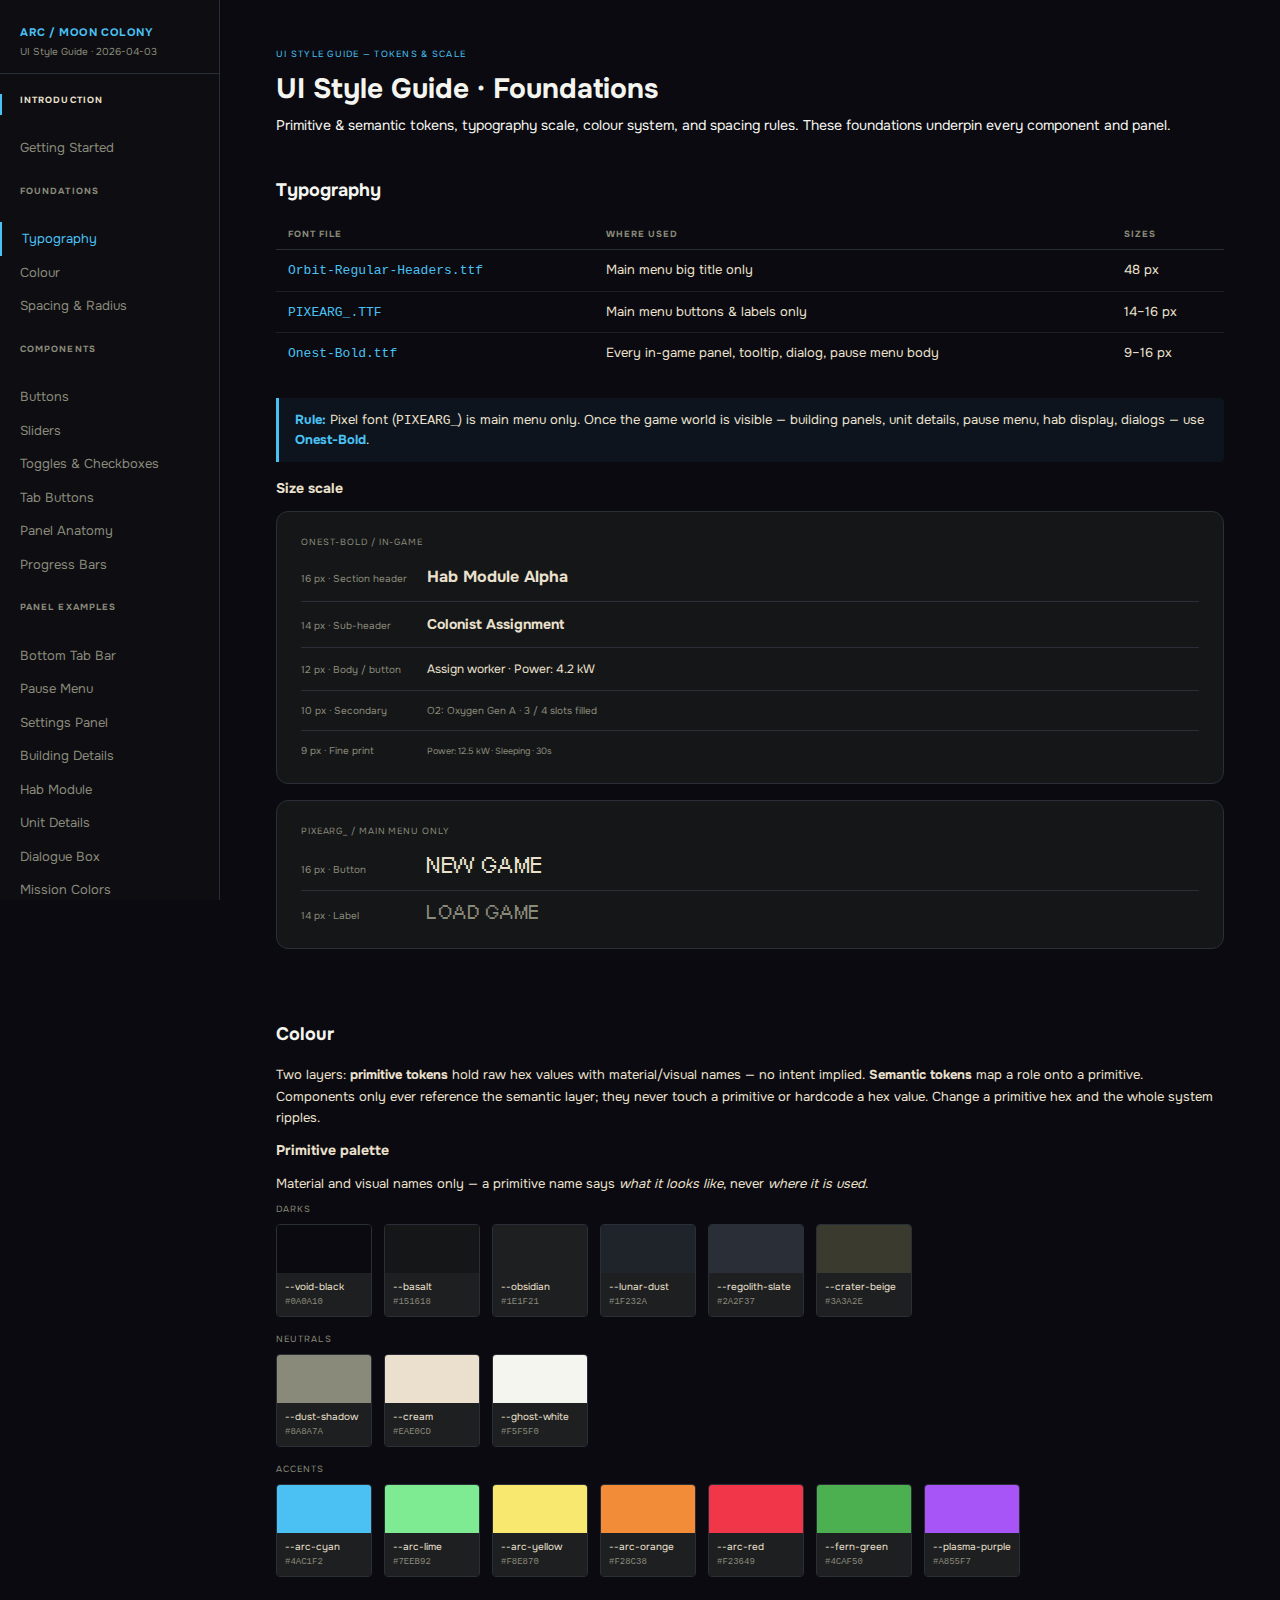
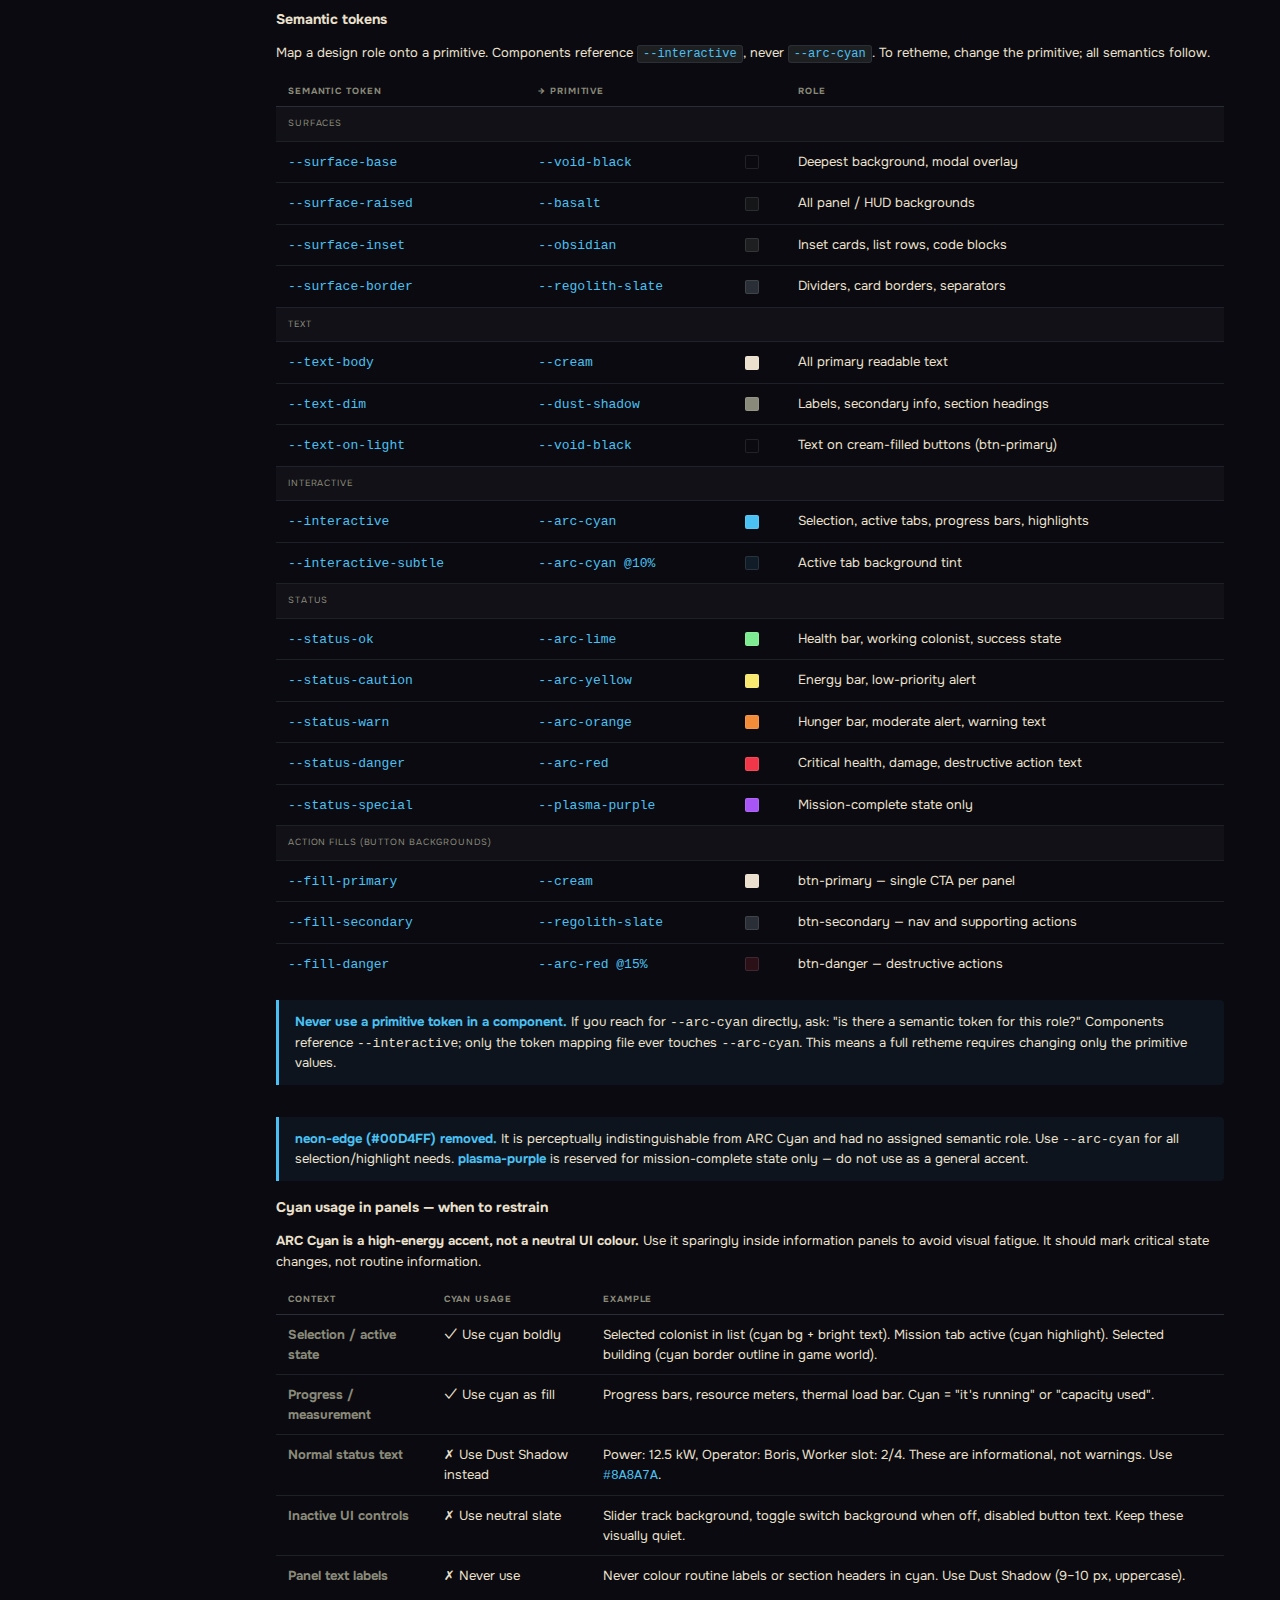
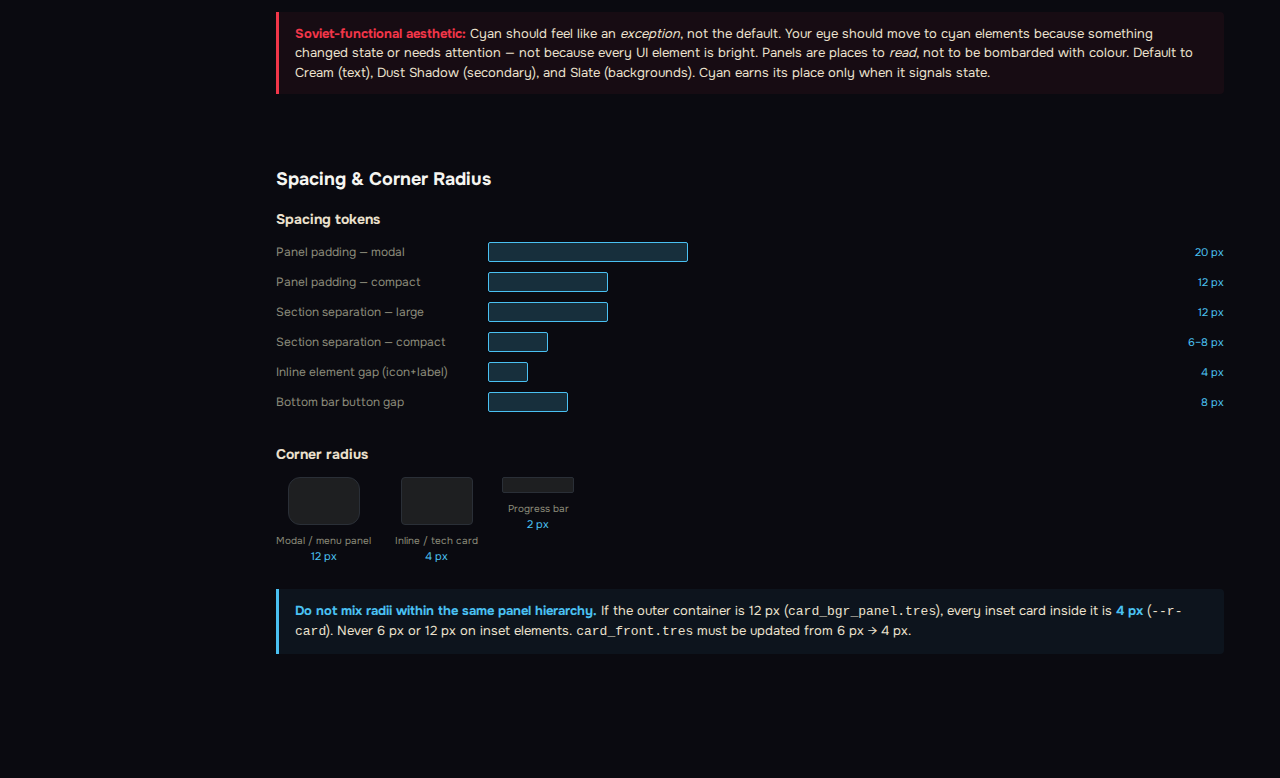
<file: moon/foundations.html>
<!DOCTYPE html>
<html lang="en">
<head>
<meta charset="UTF-8">
<meta name="viewport" content="width=device-width, initial-scale=1.0">
<title>Moon Colony RTS — UI Style Guide · Foundations</title>
<link rel="stylesheet" href="styleguide_resources/style.css">
</head>
<body data-page="foundations">
<div class="layout">

<!-- ── NAV ──────────────────────────────────────────────────────────── -->
<nav>
  <div class="brand">
    <a class="brand-title" href="UI_STYLE_GUIDE.html">ARC / MOON COLONY</a>
    <div class="brand-sub">UI Style Guide · 2026-04-03</div>
  </div>

  <h2>Introduction</h2>
  <a href="UI_STYLE_GUIDE.html#introduction">Getting Started</a>

  <h2>Foundations</h2>
  <a href="#typography">Typography</a>
  <a href="#colour">Colour</a>
  <a href="#spacing">Spacing &amp; Radius</a>

  <h2>Components</h2>
  <a href="components.html#buttons">Buttons</a>
  <a href="components.html#sliders">Sliders</a>
  <a href="components.html#toggles">Toggles &amp; Checkboxes</a>
  <a href="components.html#tabs">Tab Buttons</a>
  <a href="components.html#panels">Panel Anatomy</a>
  <a href="components.html#progress">Progress Bars</a>

  <h2>Panel Examples</h2>
  <a href="UI_STYLE_GUIDE.html#ex-bottom-tab-bar">Bottom Tab Bar</a>
  <a href="UI_STYLE_GUIDE.html#ex-pause">Pause Menu</a>
  <a href="UI_STYLE_GUIDE.html#ex-settings">Settings Panel</a>
  <a href="UI_STYLE_GUIDE.html#ex-building">Building Details</a>
  <a href="UI_STYLE_GUIDE.html#ex-hab">Hab Module</a>
  <a href="UI_STYLE_GUIDE.html#ex-unit">Unit Details</a>
  <a href="UI_STYLE_GUIDE.html#ex-dialogue">Dialogue Box</a>
  <a href="UI_STYLE_GUIDE.html#mission-colors">Mission Colors</a>
  <a href="UI_STYLE_GUIDE.html#ex-mission-log">Mission Log</a>

  <h2>Reference</h2>
  <a href="UI_STYLE_GUIDE.html#quickref">Quick Reference</a>
  <a href="UI_STYLE_GUIDE.html#fixes">Remediation</a>
</nav>

<!-- ── MAIN ─────────────────────────────────────────────────────────── -->
<main>

  <div class="section-label">UI Style Guide — Tokens &amp; Scale</div>
  <h1>UI Style Guide · Foundations</h1>
  <p class="page-meta">Primitive &amp; semantic tokens, typography scale, colour system, and spacing rules. These foundations underpin every component and panel.</p>

  <!-- ══ TYPOGRAPHY ══════════════════════════════════════════════════ -->
  <section id="typography">
    <h2>Typography</h2>

    <div class="table-wrap">
      <table>
        <thead><tr><th>Font file</th><th>Where used</th><th>Sizes</th></tr></thead>
        <tbody>
          <tr>
            <td><code>Orbit-Regular-Headers.ttf</code></td>
            <td>Main menu big title only</td>
            <td>48 px</td>
          </tr>
          <tr>
            <td><code>PIXEARG_.TTF</code></td>
            <td>Main menu buttons &amp; labels only</td>
            <td>14–16 px</td>
          </tr>
          <tr>
            <td><code>Onest-Bold.ttf</code></td>
            <td>Every in-game panel, tooltip, dialog, pause menu body</td>
            <td>9–16 px</td>
          </tr>
        </tbody>
      </table>
    </div>

    <div class="rule"><strong>Rule:</strong> Pixel font (<code>PIXEARG_</code>) is main menu only. Once the game world is visible — building panels, unit details, pause menu, hab display, dialogs — use <strong>Onest-Bold</strong>.</div>

    <h3>Size scale</h3>
    <div class="font-specimen">
      <div class="font-tag">Onest-Bold / in-game</div>
      <div class="spec-row">
        <div class="spec-meta">16 px · Section header</div>
        <div class="spec-sample" style="font-size:16px;font-weight:700;">Hab Module Alpha</div>
      </div>
      <div class="spec-row">
        <div class="spec-meta">14 px · Sub-header</div>
        <div class="spec-sample" style="font-size:14px;font-weight:700;">Colonist Assignment</div>
      </div>
      <div class="spec-row">
        <div class="spec-meta">12 px · Body / button</div>
        <div class="spec-sample" style="font-size:12px;">Assign worker · Power: 4.2 kW</div>
      </div>
      <div class="spec-row">
        <div class="spec-meta">10 px · Secondary</div>
        <div class="spec-sample" style="font-size:10px;color:var(--dust-shadow);">O2: Oxygen Gen A · 3 / 4 slots filled</div>
      </div>
      <div class="spec-row">
        <div class="spec-meta">9 px · Fine print</div>
        <div class="spec-sample" style="font-size:9px;color:var(--dust-shadow);">Power: 12.5 kW · Sleeping · 30s</div>
      </div>
    </div>

    <div class="font-specimen">
      <div class="font-tag">PIXEARG_ / main menu only</div>
      <div class="spec-row">
        <div class="spec-meta">16 px · Button</div>
        <div class="spec-sample" style="font-size:16px;letter-spacing:.04em;font-family:'PIXEARG',monospace;">NEW GAME</div>
      </div>
      <div class="spec-row">
        <div class="spec-meta">14 px · Label</div>
        <div class="spec-sample" style="font-size:14px;color:var(--dust-shadow);letter-spacing:.04em;font-family:'PIXEARG',monospace;">LOAD GAME</div>
      </div>
    </div>
  </section>

  <!-- ══ COLOUR ══════════════════════════════════════════════════════ -->
  <section id="colour">
    <h2>Colour</h2>
    <p>Two layers: <strong>primitive tokens</strong> hold raw hex values with material/visual names — no intent implied. <strong>Semantic tokens</strong> map a role onto a primitive. Components only ever reference the semantic layer; they never touch a primitive or hardcode a hex value. Change a primitive hex and the whole system ripples.</p>

    <h3>Primitive palette</h3>
    <p style="margin-bottom:8px;">Material and visual names only — a primitive name says <em>what it looks like</em>, never <em>where it is used</em>.</p>

    <div class="panel-section-label" style="margin-bottom:8px;">Darks</div>
    <div class="swatches" style="margin-bottom:16px;">
      <div class="swatch"><div class="swatch-color" style="background:var(--void-black);"></div><div class="swatch-info"><span class="swatch-name">--void-black</span><span class="swatch-hex">#0A0A10</span></div></div>
      <div class="swatch"><div class="swatch-color" style="background:var(--basalt);"></div><div class="swatch-info"><span class="swatch-name">--basalt</span><span class="swatch-hex">#151618</span></div></div>
      <div class="swatch"><div class="swatch-color" style="background:var(--obsidian);"></div><div class="swatch-info"><span class="swatch-name">--obsidian</span><span class="swatch-hex">#1E1F21</span></div></div>
      <div class="swatch"><div class="swatch-color" style="background:var(--lunar-dust);"></div><div class="swatch-info"><span class="swatch-name">--lunar-dust</span><span class="swatch-hex">#1F232A</span></div></div>
      <div class="swatch"><div class="swatch-color" style="background:var(--regolith-slate);"></div><div class="swatch-info"><span class="swatch-name">--regolith-slate</span><span class="swatch-hex">#2A2F37</span></div></div>
      <div class="swatch"><div class="swatch-color" style="background:var(--crater-beige);"></div><div class="swatch-info"><span class="swatch-name">--crater-beige</span><span class="swatch-hex">#3A3A2E</span></div></div>
    </div>

    <div class="panel-section-label" style="margin-bottom:8px;">Neutrals</div>
    <div class="swatches" style="margin-bottom:16px;">
      <div class="swatch"><div class="swatch-color" style="background:var(--dust-shadow);"></div><div class="swatch-info"><span class="swatch-name">--dust-shadow</span><span class="swatch-hex">#8A8A7A</span></div></div>
      <div class="swatch"><div class="swatch-color" style="background:var(--cream);"></div><div class="swatch-info"><span class="swatch-name">--cream</span><span class="swatch-hex">#EAE0CD</span></div></div>
      <div class="swatch"><div class="swatch-color" style="background:var(--ghost-white);"></div><div class="swatch-info"><span class="swatch-name">--ghost-white</span><span class="swatch-hex">#F5F5F0</span></div></div>
    </div>

    <div class="panel-section-label" style="margin-bottom:8px;">Accents</div>
    <div class="swatches" style="margin-bottom:32px;">
      <div class="swatch"><div class="swatch-color" style="background:var(--arc-cyan);"></div><div class="swatch-info"><span class="swatch-name">--arc-cyan</span><span class="swatch-hex">#4AC1F2</span></div></div>
      <div class="swatch"><div class="swatch-color" style="background:var(--arc-lime);"></div><div class="swatch-info"><span class="swatch-name">--arc-lime</span><span class="swatch-hex">#7EEB92</span></div></div>
      <div class="swatch"><div class="swatch-color" style="background:var(--arc-yellow);"></div><div class="swatch-info"><span class="swatch-name">--arc-yellow</span><span class="swatch-hex">#F8E870</span></div></div>
      <div class="swatch"><div class="swatch-color" style="background:var(--arc-orange);"></div><div class="swatch-info"><span class="swatch-name">--arc-orange</span><span class="swatch-hex">#F28C38</span></div></div>
      <div class="swatch"><div class="swatch-color" style="background:var(--arc-red);"></div><div class="swatch-info"><span class="swatch-name">--arc-red</span><span class="swatch-hex">#F23649</span></div></div>
      <div class="swatch"><div class="swatch-color" style="background:var(--fern-green);"></div><div class="swatch-info"><span class="swatch-name">--fern-green</span><span class="swatch-hex">#4CAF50</span></div></div>
      <div class="swatch"><div class="swatch-color" style="background:var(--plasma-purple);"></div><div class="swatch-info"><span class="swatch-name">--plasma-purple</span><span class="swatch-hex">#A855F7</span></div></div>
    </div>

    <h3>Semantic tokens</h3>
    <p>Map a design role onto a primitive. Components reference <code>--interactive</code>, never <code>--arc-cyan</code>. To retheme, change the primitive; all semantics follow.</p>

    <div class="table-wrap" style="margin-bottom:8px;">
      <table>
        <thead><tr><th>Semantic token</th><th>→ Primitive</th><th></th><th>Role</th></tr></thead>
        <tbody>
          <tr><td colspan="4" style="background:rgba(255,255,255,.03);color:var(--dust-shadow);font-size:9px;text-transform:uppercase;letter-spacing:.1em;">Surfaces</td></tr>
          <tr><td><code>--surface-base</code></td><td><code>--void-black</code></td><td><span style="display:inline-block;width:14px;height:14px;background:var(--void-black);border-radius:2px;border:1px solid rgba(255,255,255,.1);vertical-align:middle;"></span></td><td>Deepest background, modal overlay</td></tr>
          <tr><td><code>--surface-raised</code></td><td><code>--basalt</code></td><td><span style="display:inline-block;width:14px;height:14px;background:var(--basalt);border-radius:2px;border:1px solid rgba(255,255,255,.1);vertical-align:middle;"></span></td><td>All panel / HUD backgrounds</td></tr>
          <tr><td><code>--surface-inset</code></td><td><code>--obsidian</code></td><td><span style="display:inline-block;width:14px;height:14px;background:var(--obsidian);border-radius:2px;border:1px solid rgba(255,255,255,.1);vertical-align:middle;"></span></td><td>Inset cards, list rows, code blocks</td></tr>
          <tr><td><code>--surface-border</code></td><td><code>--regolith-slate</code></td><td><span style="display:inline-block;width:14px;height:14px;background:var(--regolith-slate);border-radius:2px;border:1px solid rgba(255,255,255,.1);vertical-align:middle;"></span></td><td>Dividers, card borders, separators</td></tr>

          <tr><td colspan="4" style="background:rgba(255,255,255,.03);color:var(--dust-shadow);font-size:9px;text-transform:uppercase;letter-spacing:.1em;">Text</td></tr>
          <tr><td><code>--text-body</code></td><td><code>--cream</code></td><td><span style="display:inline-block;width:14px;height:14px;background:var(--cream);border-radius:2px;border:1px solid rgba(255,255,255,.1);vertical-align:middle;"></span></td><td>All primary readable text</td></tr>
          <tr><td><code>--text-dim</code></td><td><code>--dust-shadow</code></td><td><span style="display:inline-block;width:14px;height:14px;background:var(--dust-shadow);border-radius:2px;border:1px solid rgba(255,255,255,.1);vertical-align:middle;"></span></td><td>Labels, secondary info, section headings</td></tr>
          <tr><td><code>--text-on-light</code></td><td><code>--void-black</code></td><td><span style="display:inline-block;width:14px;height:14px;background:var(--void-black);border-radius:2px;border:1px solid rgba(255,255,255,.1);vertical-align:middle;"></span></td><td>Text on cream-filled buttons (btn-primary)</td></tr>

          <tr><td colspan="4" style="background:rgba(255,255,255,.03);color:var(--dust-shadow);font-size:9px;text-transform:uppercase;letter-spacing:.1em;">Interactive</td></tr>
          <tr><td><code>--interactive</code></td><td><code>--arc-cyan</code></td><td><span style="display:inline-block;width:14px;height:14px;background:var(--arc-cyan);border-radius:2px;border:1px solid rgba(255,255,255,.1);vertical-align:middle;"></span></td><td>Selection, active tabs, progress bars, highlights</td></tr>
          <tr><td><code>--interactive-subtle</code></td><td><code>--arc-cyan @10%</code></td><td><span style="display:inline-block;width:14px;height:14px;background:rgba(var(--arc-cyan-rgb),.10);border-radius:2px;border:1px solid rgba(255,255,255,.1);vertical-align:middle;"></span></td><td>Active tab background tint</td></tr>

          <tr><td colspan="4" style="background:rgba(255,255,255,.03);color:var(--dust-shadow);font-size:9px;text-transform:uppercase;letter-spacing:.1em;">Status</td></tr>
          <tr><td><code>--status-ok</code></td><td><code>--arc-lime</code></td><td><span style="display:inline-block;width:14px;height:14px;background:var(--arc-lime);border-radius:2px;border:1px solid rgba(255,255,255,.1);vertical-align:middle;"></span></td><td>Health bar, working colonist, success state</td></tr>
          <tr><td><code>--status-caution</code></td><td><code>--arc-yellow</code></td><td><span style="display:inline-block;width:14px;height:14px;background:var(--arc-yellow);border-radius:2px;border:1px solid rgba(255,255,255,.1);vertical-align:middle;"></span></td><td>Energy bar, low-priority alert</td></tr>
          <tr><td><code>--status-warn</code></td><td><code>--arc-orange</code></td><td><span style="display:inline-block;width:14px;height:14px;background:var(--arc-orange);border-radius:2px;border:1px solid rgba(255,255,255,.1);vertical-align:middle;"></span></td><td>Hunger bar, moderate alert, warning text</td></tr>
          <tr><td><code>--status-danger</code></td><td><code>--arc-red</code></td><td><span style="display:inline-block;width:14px;height:14px;background:var(--arc-red);border-radius:2px;border:1px solid rgba(255,255,255,.1);vertical-align:middle;"></span></td><td>Critical health, damage, destructive action text</td></tr>
          <tr><td><code>--status-special</code></td><td><code>--plasma-purple</code></td><td><span style="display:inline-block;width:14px;height:14px;background:var(--plasma-purple);border-radius:2px;border:1px solid rgba(255,255,255,.1);vertical-align:middle;"></span></td><td>Mission-complete state only</td></tr>

          <tr><td colspan="4" style="background:rgba(255,255,255,.03);color:var(--dust-shadow);font-size:9px;text-transform:uppercase;letter-spacing:.1em;">Action fills (button backgrounds)</td></tr>
          <tr><td><code>--fill-primary</code></td><td><code>--cream</code></td><td><span style="display:inline-block;width:14px;height:14px;background:var(--cream);border-radius:2px;border:1px solid rgba(255,255,255,.1);vertical-align:middle;"></span></td><td>btn-primary — single CTA per panel</td></tr>
          <tr><td><code>--fill-secondary</code></td><td><code>--regolith-slate</code></td><td><span style="display:inline-block;width:14px;height:14px;background:var(--regolith-slate);border-radius:2px;border:1px solid rgba(255,255,255,.1);vertical-align:middle;"></span></td><td>btn-secondary — nav and supporting actions</td></tr>
          <tr><td><code>--fill-danger</code></td><td><code>--arc-red @15%</code></td><td><span style="display:inline-block;width:14px;height:14px;background:rgba(var(--arc-red-rgb),.15);border-radius:2px;border:1px solid rgba(255,255,255,.1);vertical-align:middle;"></span></td><td>btn-danger — destructive actions</td></tr>
        </tbody>
      </table>
    </div>
    <div class="rule" style="margin-bottom:32px;"><strong>Never use a primitive token in a component.</strong> If you reach for <code>--arc-cyan</code> directly, ask: "is there a semantic token for this role?" Components reference <code>--interactive</code>; only the token mapping file ever touches <code>--arc-cyan</code>. This means a full retheme requires changing only the primitive values.</div>

    <div class="rule"><strong>neon-edge (#00D4FF) removed.</strong> It is perceptually indistinguishable from ARC Cyan and had no assigned semantic role. Use <code>--arc-cyan</code> for all selection/highlight needs. <strong>plasma-purple</strong> is reserved for mission-complete state only — do not use as a general accent.</div>

    <h3>Cyan usage in panels — when to restrain</h3>
    <p style="margin-bottom:12px;"><strong>ARC Cyan is a high-energy accent, not a neutral UI colour.</strong> Use it sparingly inside information panels to avoid visual fatigue. It should mark critical state changes, not routine information.</p>
    <div class="table-wrap" style="margin-bottom:16px;">
      <table>
        <thead><tr><th>Context</th><th>Cyan usage</th><th>Example</th></tr></thead>
        <tbody>
          <tr>
            <td><strong>Selection / active state</strong></td>
            <td>✓ Use cyan boldly</td>
            <td>Selected colonist in list (cyan bg + bright text). Mission tab active (cyan highlight). Selected building (cyan border outline in game world).</td>
          </tr>
          <tr>
            <td><strong>Progress / measurement</strong></td>
            <td>✓ Use cyan as fill</td>
            <td>Progress bars, resource meters, thermal load bar. Cyan = "it's running" or "capacity used".</td>
          </tr>
          <tr>
            <td><strong>Normal status text</strong></td>
            <td>✗ Use Dust Shadow instead</td>
            <td>Power: 12.5 kW, Operator: Boris, Worker slot: 2/4. These are informational, not warnings. Use <code>#8A8A7A</code>.</td>
          </tr>
          <tr>
            <td><strong>Inactive UI controls</strong></td>
            <td>✗ Use neutral slate</td>
            <td>Slider track background, toggle switch background when off, disabled button text. Keep these visually quiet.</td>
          </tr>
          <tr>
            <td><strong>Panel text labels</strong></td>
            <td>✗ Never use</td>
            <td>Never colour routine labels or section headers in cyan. Use Dust Shadow (9–10 px, uppercase).</td>
          </tr>
        </tbody>
      </table>
    </div>

    <div class="warn"><strong>Soviet-functional aesthetic:</strong> Cyan should feel like an <em>exception</em>, not the default. Your eye should move to cyan elements because something changed state or needs attention — not because every UI element is bright. Panels are places to <em>read</em>, not to be bombarded with colour. Default to Cream (text), Dust Shadow (secondary), and Slate (backgrounds). Cyan earns its place only when it signals state.</div>
  </section>

  <!-- ══ SPACING & RADIUS ════════════════════════════════════════════ -->
  <section id="spacing">
    <h2>Spacing &amp; Corner Radius</h2>

    <h3>Spacing tokens</h3>
    <div class="spacing-grid" style="margin-bottom:32px;">
      <div class="sp-row"><div class="sp-label">Panel padding — modal</div><div class="sp-bar-wrap"><div class="sp-bar" style="width:200px;"></div></div><div class="sp-val">20 px</div></div>
      <div class="sp-row"><div class="sp-label">Panel padding — compact</div><div class="sp-bar-wrap"><div class="sp-bar" style="width:120px;"></div></div><div class="sp-val">12 px</div></div>
      <div class="sp-row"><div class="sp-label">Section separation — large</div><div class="sp-bar-wrap"><div class="sp-bar" style="width:120px;"></div></div><div class="sp-val">12 px</div></div>
      <div class="sp-row"><div class="sp-label">Section separation — compact</div><div class="sp-bar-wrap"><div class="sp-bar" style="width:60px;"></div></div><div class="sp-val">6–8 px</div></div>
      <div class="sp-row"><div class="sp-label">Inline element gap (icon+label)</div><div class="sp-bar-wrap"><div class="sp-bar" style="width:40px;"></div></div><div class="sp-val">4 px</div></div>
      <div class="sp-row"><div class="sp-label">Bottom bar button gap</div><div class="sp-bar-wrap"><div class="sp-bar" style="width:80px;"></div></div><div class="sp-val">8 px</div></div>
    </div>

    <h3>Corner radius</h3>
    <div class="radius-row">
      <div class="radius-sample">
        <div class="radius-box" style="border-radius:12px;"></div>
        <div class="radius-caption">Modal / menu panel<br><span class="radius-val">12 px</span></div>
      </div>
      <div class="radius-sample">
        <div class="radius-box" style="border-radius:4px;"></div>
        <div class="radius-caption">Inline / tech card<br><span class="radius-val">4 px</span></div>
      </div>
      <div class="radius-sample">
        <div class="radius-box" style="border-radius:2px;height:16px;align-self:flex-end;"></div>
        <div class="radius-caption">Progress bar<br><span class="radius-val">2 px</span></div>
      </div>
    </div>

    <div class="rule"><strong>Do not mix radii within the same panel hierarchy.</strong> If the outer container is 12 px (<code>card_bgr_panel.tres</code>), every inset card inside it is <strong>4 px</strong> (<code>--r-card</code>). Never 6 px or 12 px on inset elements. <code>card_front.tres</code> must be updated from 6 px → 4 px.</div>
  </section>

</main>
</div>
<script src="styleguide_resources/main.js" defer></script>
</body>
</html>
</file>
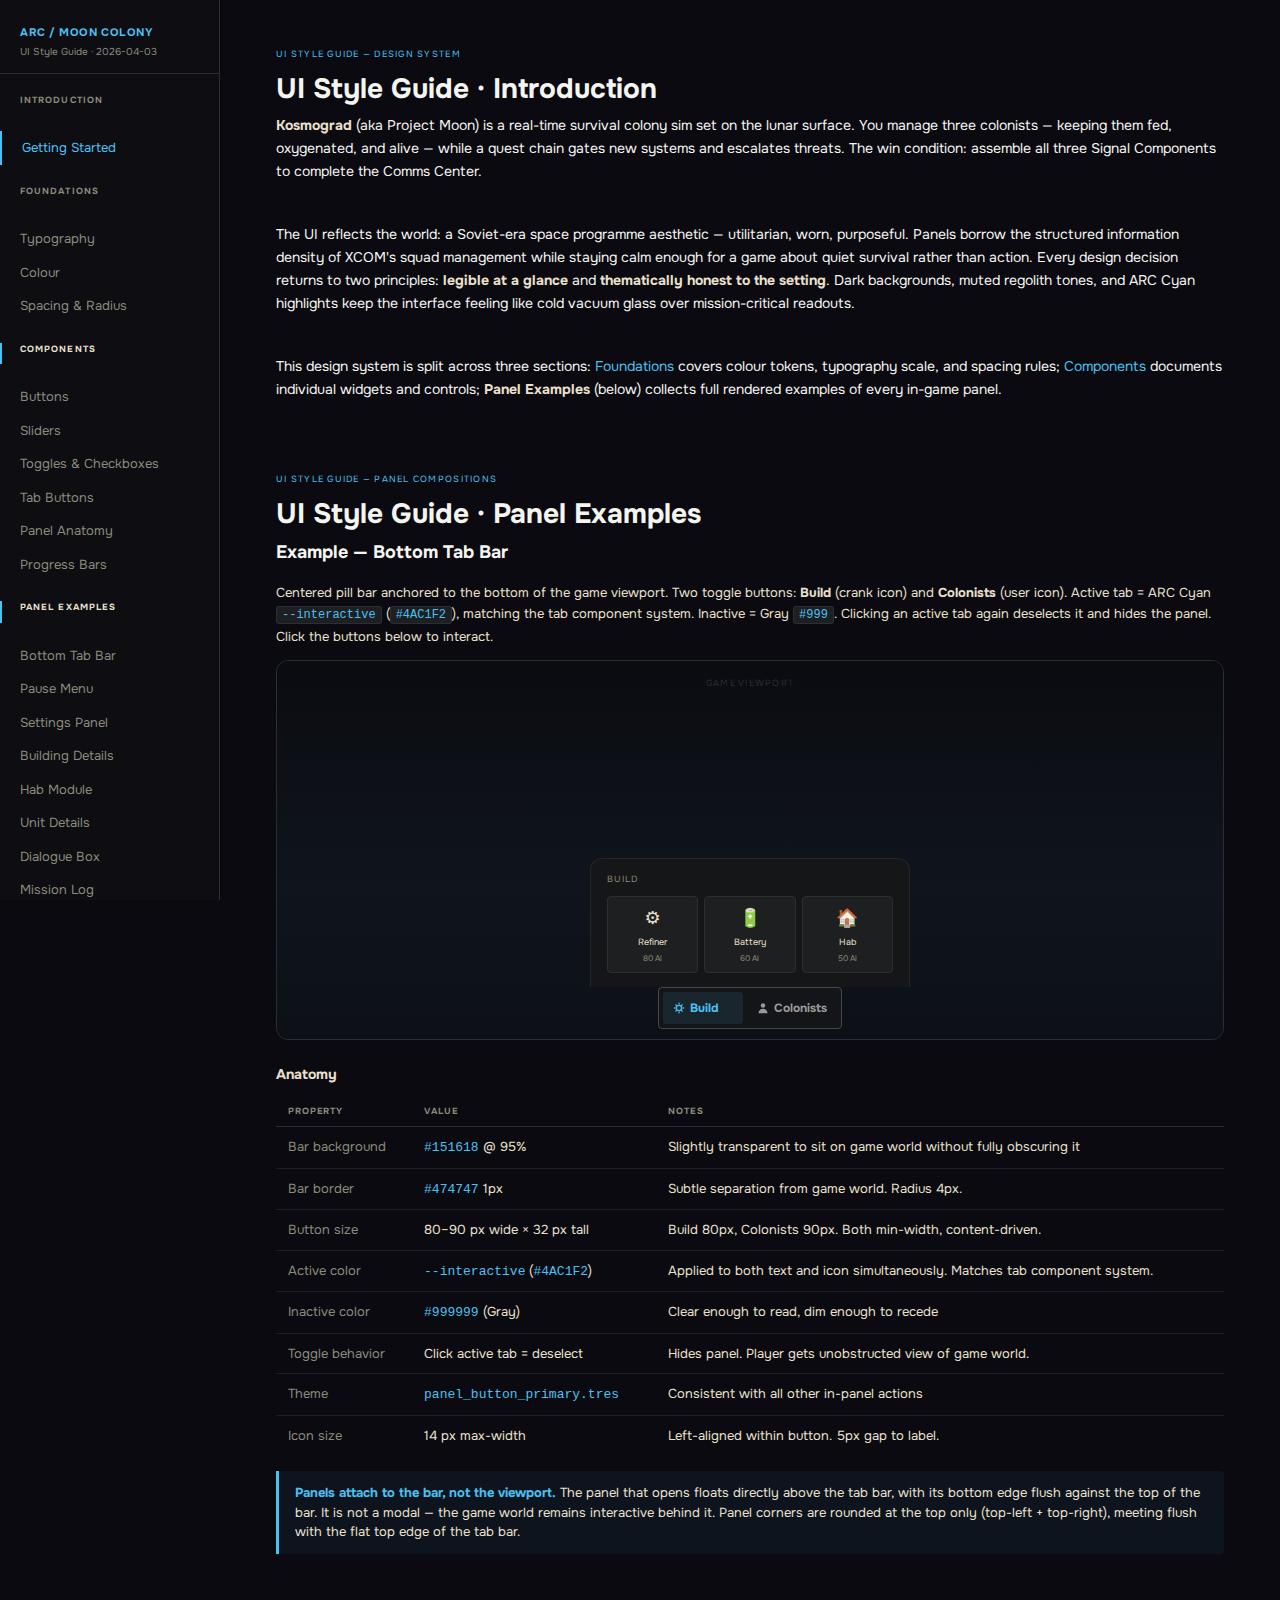
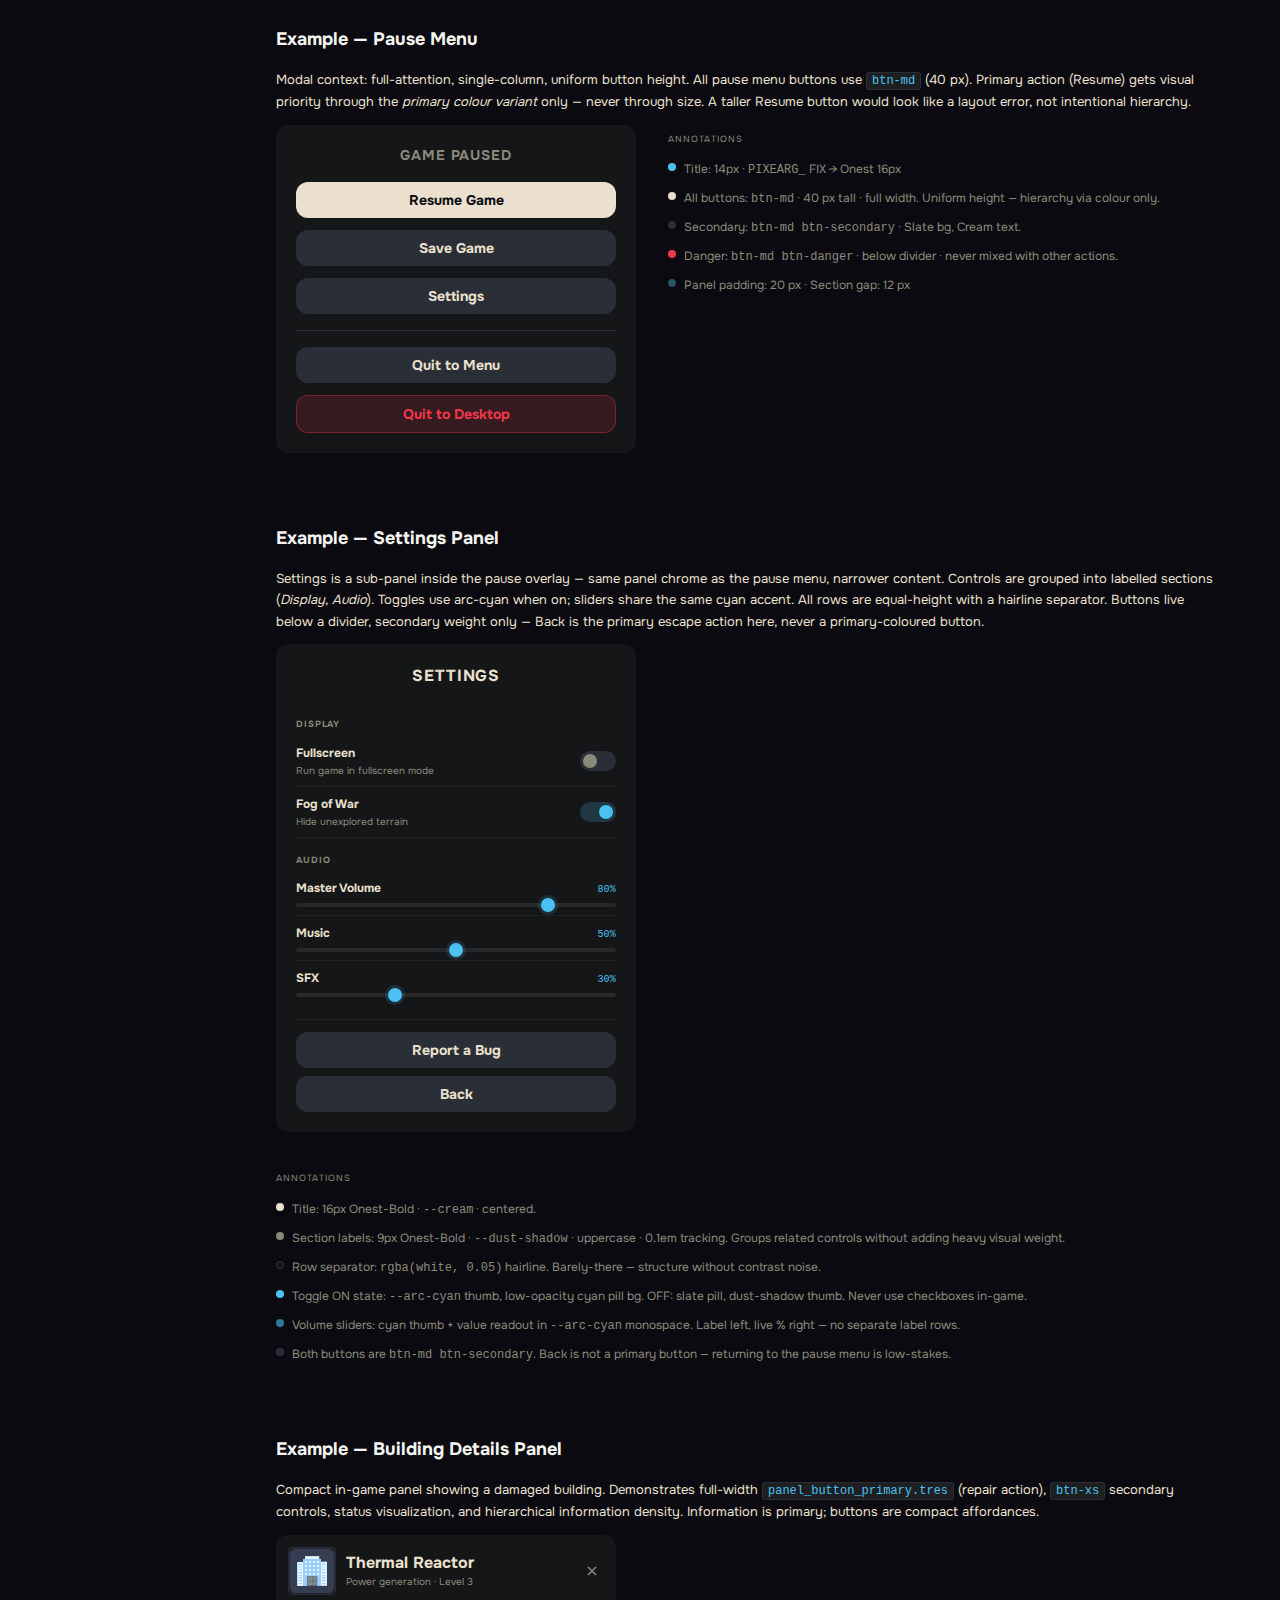
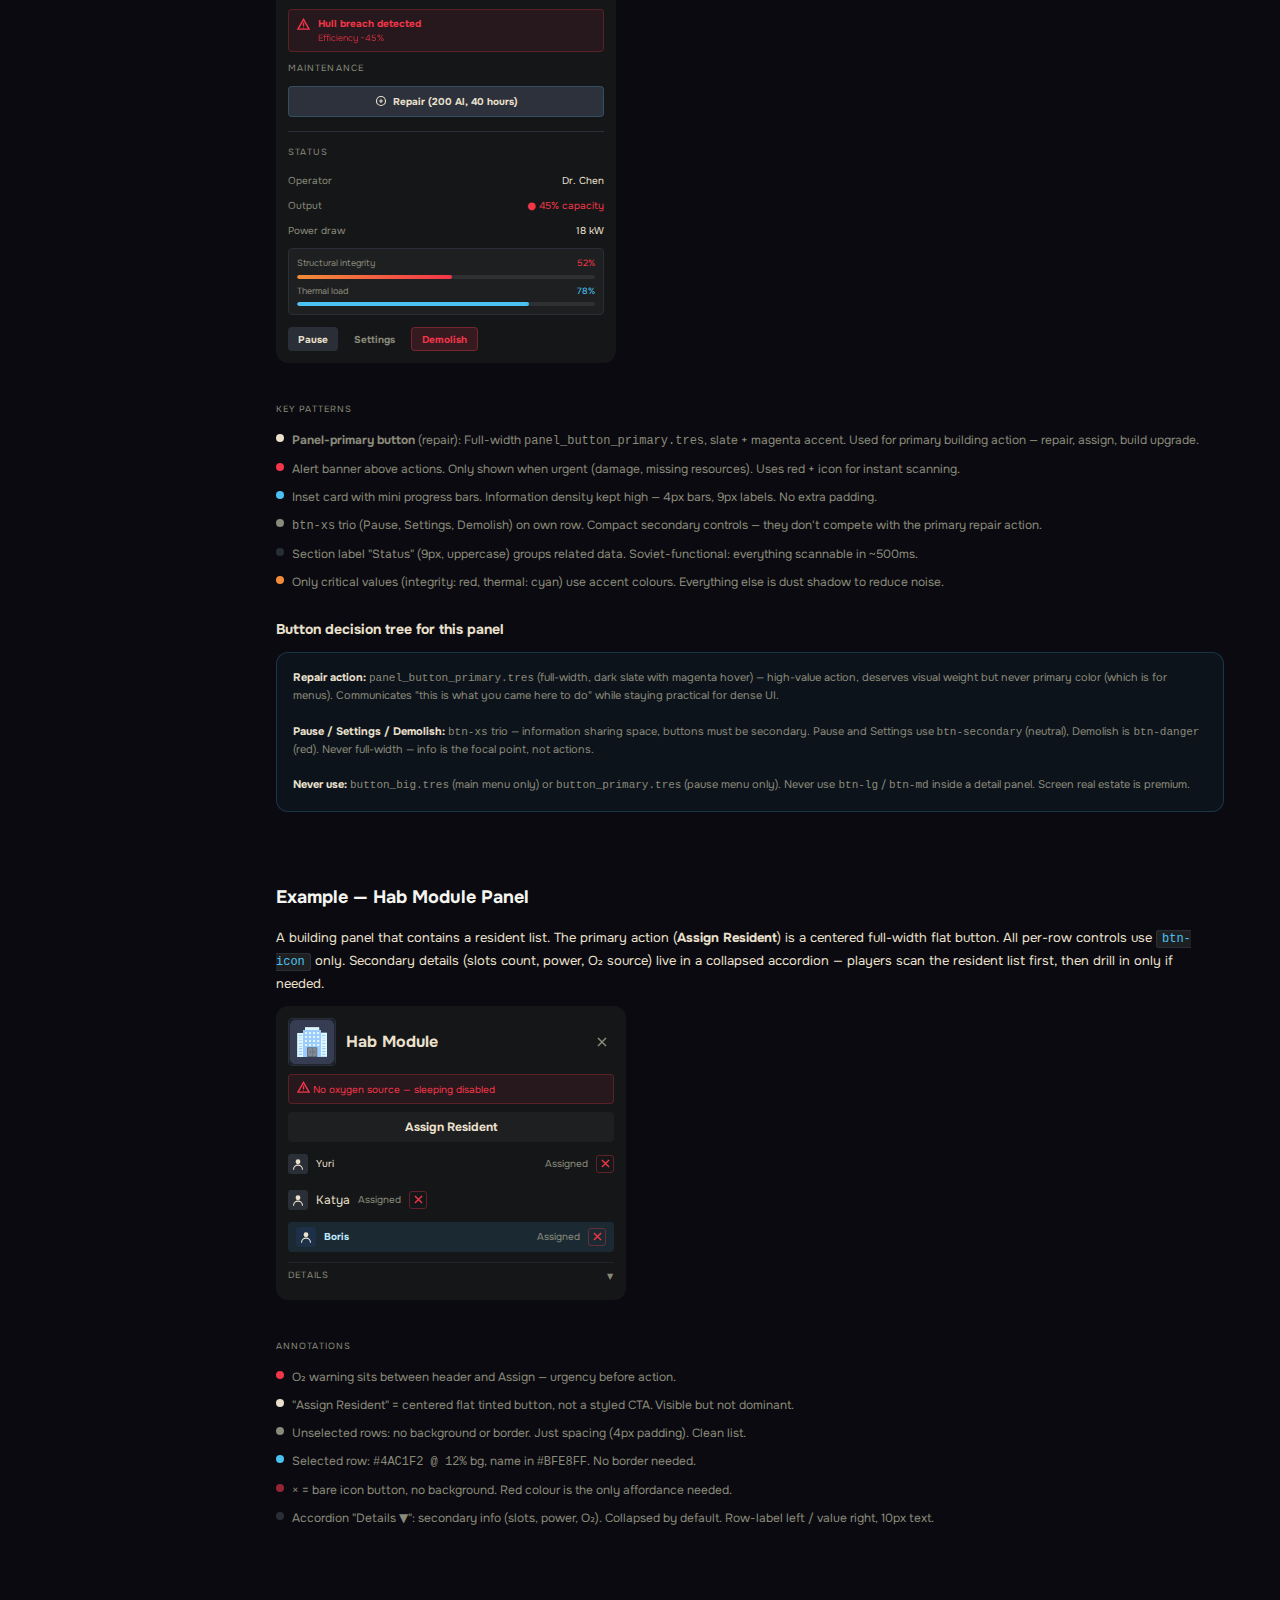
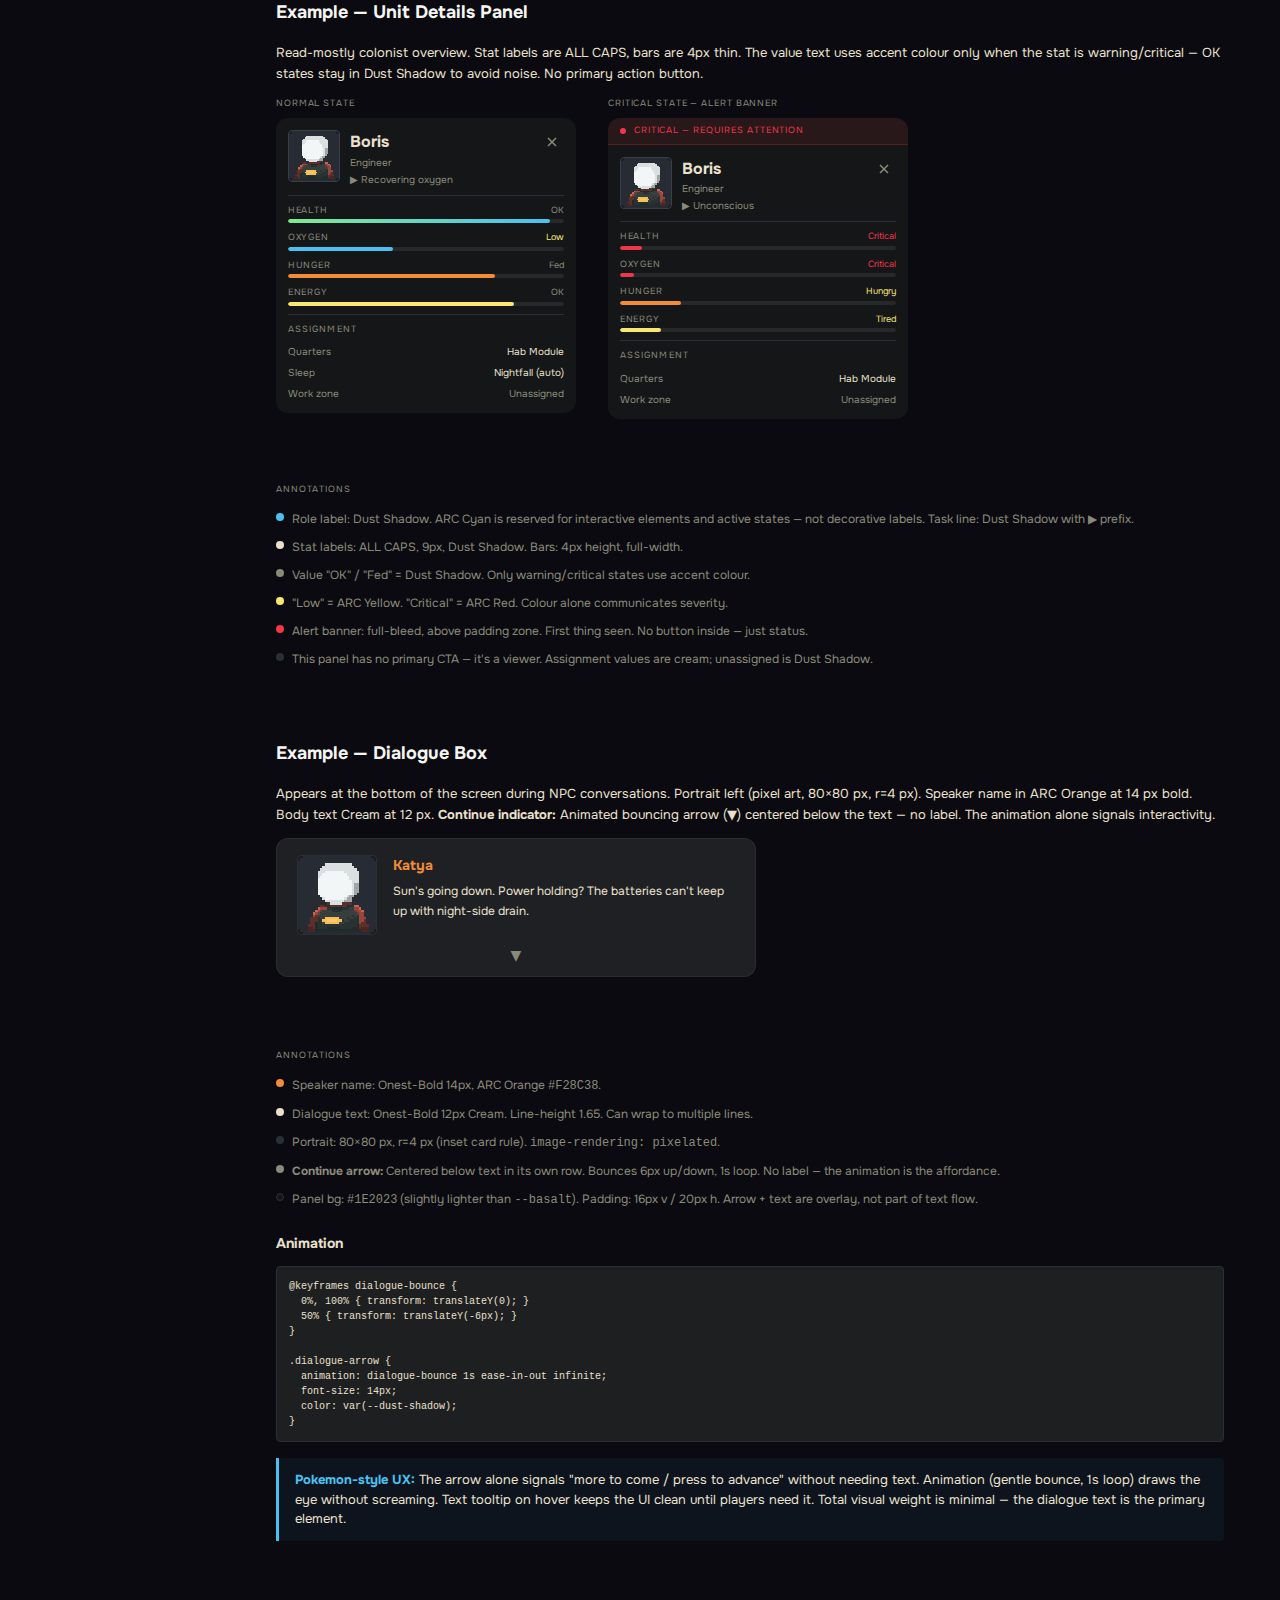
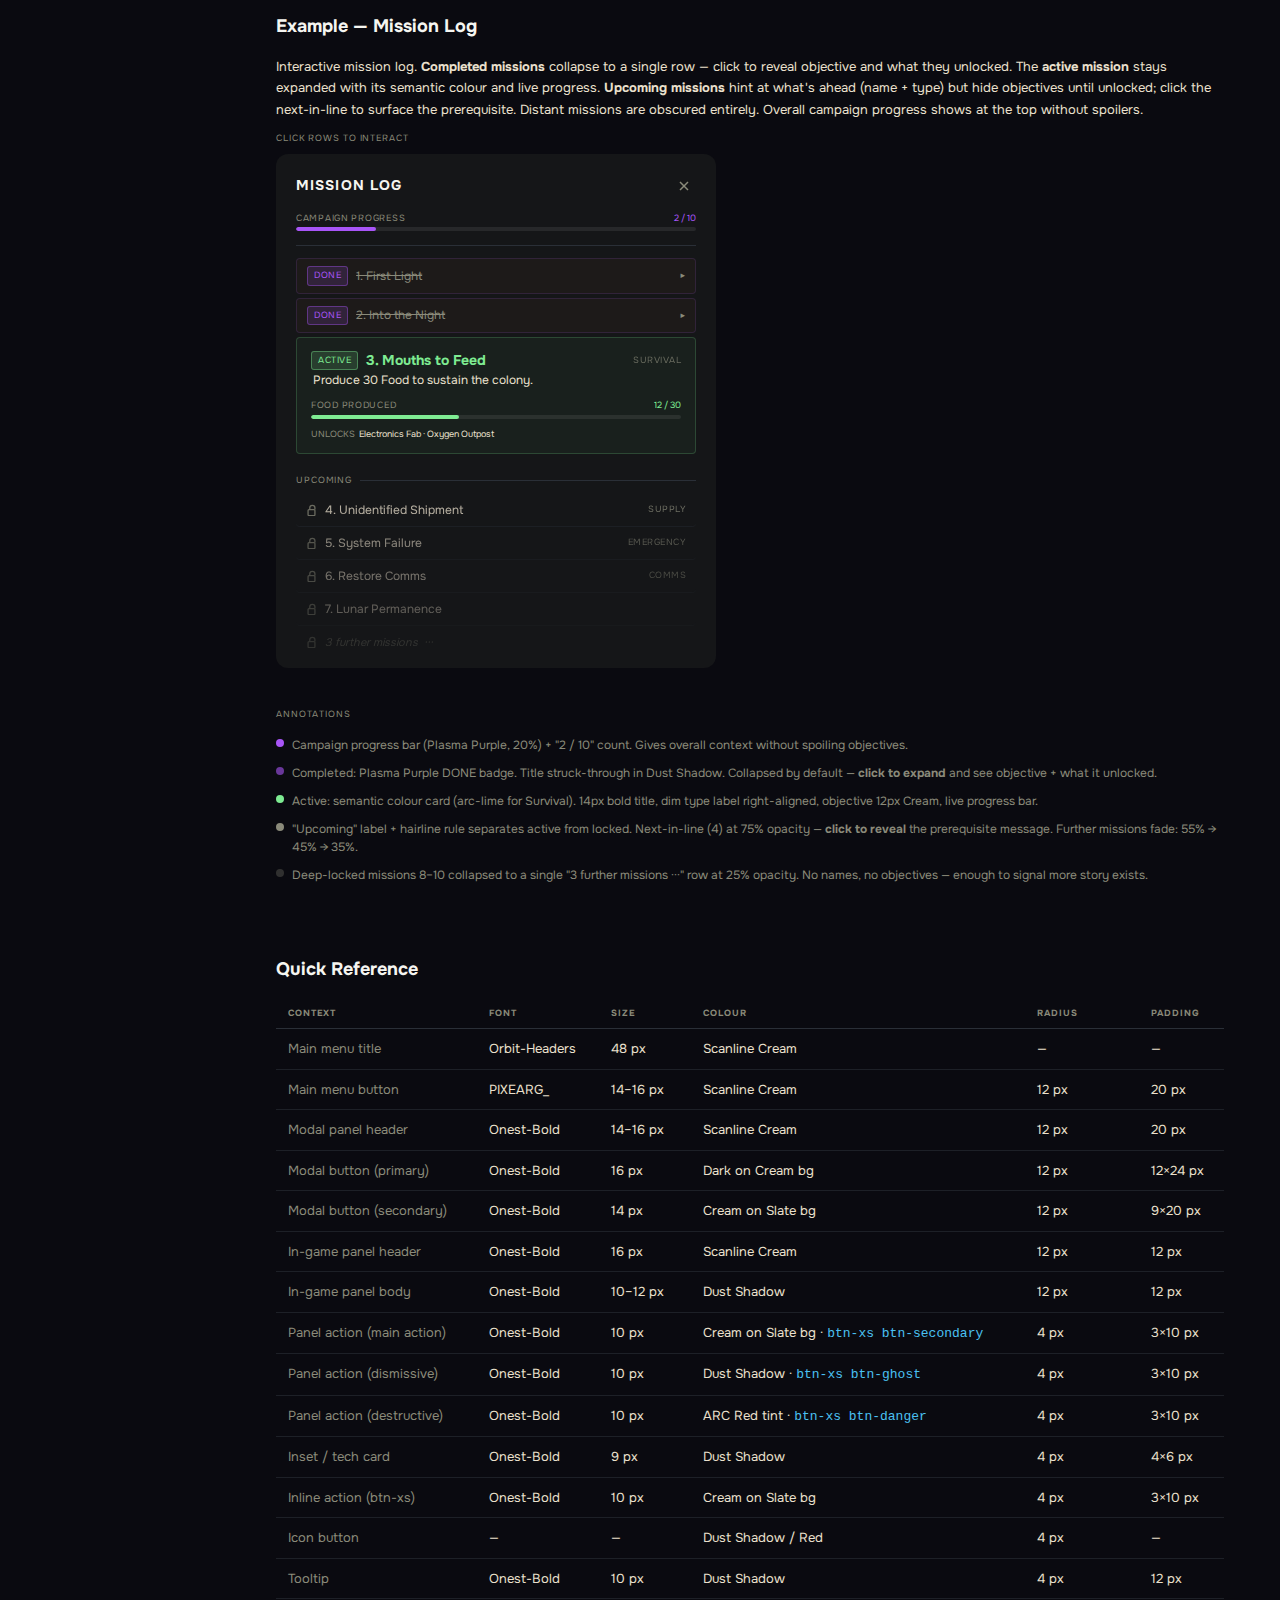
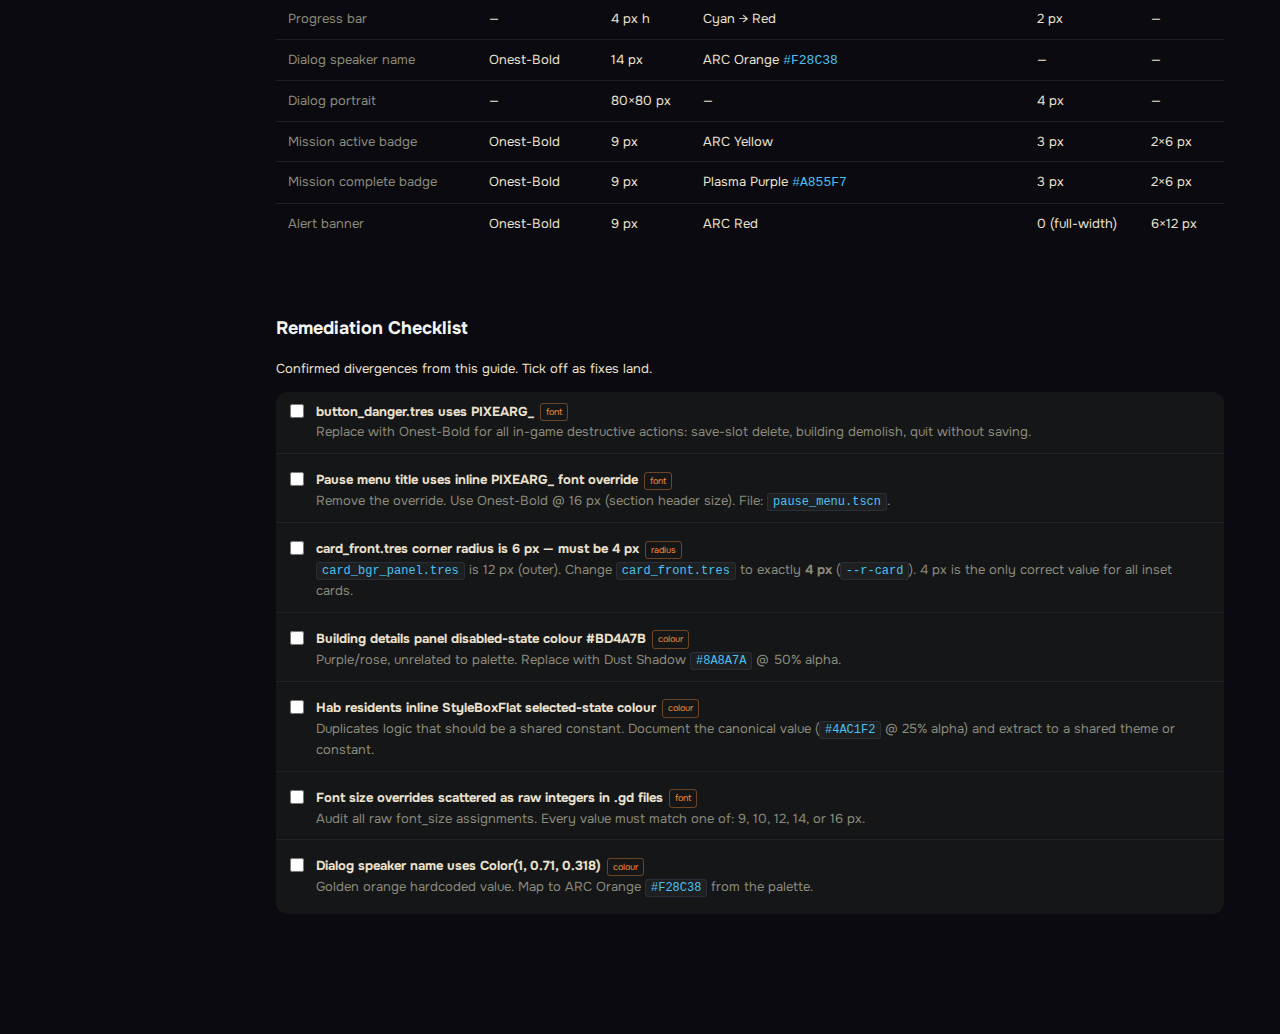
<file: moon/UI_STYLE_GUIDE.html>
<!DOCTYPE html>
<html lang="en">
<head>
<meta charset="UTF-8">
<meta name="viewport" content="width=device-width, initial-scale=1.0">
<title>Moon Colony RTS — UI Style Guide · Panel Examples</title>
<link rel="stylesheet" href="styleguide_resources/style.css">
<link rel="stylesheet" href="styleguide_resources/components.css">
<link rel="stylesheet" href="styleguide_resources/mission-log.css">
<script src="styleguide_resources/tabs.js"></script>
<script src="styleguide_resources/mission-log.js"></script>
</head>
<body data-page="examples">

<div class="layout">

<!-- ── NAV ──────────────────────────────────────────────────────────── -->
<nav>
  <div class="brand">
    <a class="brand-title" href="UI_STYLE_GUIDE.html">ARC / MOON COLONY</a>
    <div class="brand-sub">UI Style Guide · 2026-04-03</div>
  </div>

  <h2>Introduction</h2>
  <a href="#introduction">Getting Started</a>

  <h2>Foundations</h2>
  <a href="foundations.html#typography">Typography</a>
  <a href="foundations.html#colour">Colour</a>
  <a href="foundations.html#spacing">Spacing &amp; Radius</a>

  <h2>Components</h2>
  <a href="components.html#buttons">Buttons</a>
  <a href="components.html#sliders">Sliders</a>
  <a href="components.html#toggles">Toggles &amp; Checkboxes</a>
  <a href="components.html#tabs">Tab Buttons</a>
  <a href="components.html#panels">Panel Anatomy</a>
  <a href="components.html#progress">Progress Bars</a>

  <h2>Panel Examples</h2>
  <a href="#ex-bottom-tab-bar">Bottom Tab Bar</a>
  <a href="#ex-pause">Pause Menu</a>
  <a href="#ex-settings">Settings Panel</a>
  <a href="#ex-building">Building Details</a>
  <a href="#ex-hab">Hab Module</a>
  <a href="#ex-unit">Unit Details</a>
  <a href="#ex-dialogue">Dialogue Box</a>
  <a href="#ex-mission-log">Mission Log</a>

  <h2>Reference</h2>
  <a href="#quickref">Quick Reference</a>
  <a href="#fixes">Remediation</a>
</nav>

<!-- ── MAIN ─────────────────────────────────────────────────────────── -->
<main>

  <section id="introduction">
  <div class="section-label">UI Style Guide — Design System</div>
  <h1>UI Style Guide · Introduction</h1>
  <p class="page-meta"><strong>Kosmograd</strong> (aka Project Moon) is a real-time survival colony sim set on the lunar surface. You manage three colonists — keeping them fed, oxygenated, and alive — while a quest chain gates new systems and escalates threats. The win condition: assemble all three Signal Components to complete the Comms Center.</p>
  <p class="page-meta">The UI reflects the world: a Soviet-era space programme aesthetic — utilitarian, worn, purposeful. Panels borrow the structured information density of XCOM's squad management while staying calm enough for a game about quiet survival rather than action. Every design decision returns to two principles: <strong>legible at a glance</strong> and <strong>thematically honest to the setting</strong>. Dark backgrounds, muted regolith tones, and ARC Cyan highlights keep the interface feeling like cold vacuum glass over mission-critical readouts.</p>
  <p class="page-meta">This design system is split across three sections: <a href="foundations.html">Foundations</a> covers colour tokens, typography scale, and spacing rules; <a href="components.html">Components</a> documents individual widgets and controls; <strong>Panel Examples</strong> (below) collects full rendered examples of every in-game panel.</p>
  </section>

  <div class="section-label">UI Style Guide — Panel Compositions</div>
  <h1>UI Style Guide · Panel Examples</h1>

  <!-- ══ BOTTOM TAB BAR EXAMPLE ═══════════════════════════════════════ -->
  <section id="ex-bottom-tab-bar">
    <h2>Example — Bottom Tab Bar</h2>
    <p>Centered pill bar anchored to the bottom of the game viewport. Two toggle buttons: <strong>Build</strong> (crank icon) and <strong>Colonists</strong> (user icon). Active tab = ARC Cyan <code>--interactive</code> (<code>#4AC1F2</code>), matching the tab component system. Inactive = Gray <code>#999</code>. Clicking an active tab again deselects it and hides the panel. Click the buttons below to interact.</p>

    <!-- Interactive demo -->
    <div class="demo-viewport">
      <!-- Fake game world background -->
      <div class="demo-viewport-label">game viewport</div>

      <!-- Build panel (slides up from bar) -->
      <div id="sg-build-panel" class="panel-floating visible">
        <div class="panel-title">Build</div>
        <div class="building-grid">
          <div class="building-card">
            <div class="building-card-icon">⚙</div>
            <div class="building-card-name">Refiner</div>
            <div class="building-card-cost">80 Al</div>
          </div>
          <div class="building-card">
            <div class="building-card-icon">🔋</div>
            <div class="building-card-name">Battery</div>
            <div class="building-card-cost">60 Al</div>
          </div>
          <div class="building-card">
            <div class="building-card-icon">🏠</div>
            <div class="building-card-name">Hab</div>
            <div class="building-card-cost">50 Al</div>
          </div>
        </div>
      </div>

      <!-- Colonists panel (slides up from bar) -->
      <div id="sg-colonists-panel" class="panel-floating">
        <div class="panel-title">Colonists</div>
        <div class="colonist-list">
          <div class="colonist-item">
            <div class="colonist-avatar">👤</div>
            <div class="colonist-info">
              <div class="colonist-name">Boris</div>
              <div class="colonist-status">Working · Refiner Alpha</div>
            </div>
            <div class="colonist-state active">● Active</div>
          </div>
          <div class="colonist-item">
            <div class="colonist-avatar">👤</div>
            <div class="colonist-info">
              <div class="colonist-name">Katya</div>
              <div class="colonist-status">Sleeping · Hab Module</div>
            </div>
            <div class="colonist-state sleeping">● Sleeping</div>
          </div>
          <div class="colonist-item">
            <div class="colonist-avatar">👤</div>
            <div class="colonist-info">
              <div class="colonist-name">Chen</div>
              <div class="colonist-status">Idle</div>
            </div>
            <div class="colonist-state idle">● Idle</div>
          </div>
        </div>
      </div>

      <!-- Tab bar -->
      <div id="sg-tabbar" class="tab-bar" data-tabbar>
        <!-- Build button -->
        <button class="tab-button active" data-panel="sg-build-panel">
          <svg viewBox="0 0 14 14" fill="none" stroke="currentColor" stroke-width="1.5" aria-hidden="true"><circle cx="7" cy="7" r="3"/><path d="M7 1v2M7 11v2M1 7h2M11 7h2M2.93 2.93l1.41 1.41M9.66 9.66l1.41 1.41M2.93 11.07l1.41-1.41M9.66 4.34l1.41-1.41"/></svg>
          Build
        </button>

        <!-- Colonists button -->
        <button class="tab-button" data-panel="sg-colonists-panel">
          <svg viewBox="0 0 14 16" fill="currentColor" aria-hidden="true"><circle cx="7" cy="4.5" r="3"/><path d="M1 15c0-3.3 2.7-6 6-6s6 2.7 6 6" fill="currentColor"/></svg>
          Colonists
        </button>
      </div>

    </div><!-- /demo viewport -->

    <h3>Anatomy</h3>
    <div class="table-wrap" style="margin-bottom:16px;">
      <table>
        <thead><tr><th>Property</th><th>Value</th><th>Notes</th></tr></thead>
        <tbody>
          <tr><td>Bar background</td><td><code>#151618</code> @ 95%</td><td>Slightly transparent to sit on game world without fully obscuring it</td></tr>
          <tr><td>Bar border</td><td><code>#474747</code> 1px</td><td>Subtle separation from game world. Radius 4px.</td></tr>
          <tr><td>Button size</td><td>80–90 px wide × 32 px tall</td><td>Build 80px, Colonists 90px. Both min-width, content-driven.</td></tr>
          <tr><td>Active color</td><td><code>--interactive</code> (<code>#4AC1F2</code>)</td><td>Applied to both text and icon simultaneously. Matches tab component system.</td></tr>
          <tr><td>Inactive color</td><td><code>#999999</code> (Gray)</td><td>Clear enough to read, dim enough to recede</td></tr>
          <tr><td>Toggle behavior</td><td>Click active tab = deselect</td><td>Hides panel. Player gets unobstructed view of game world.</td></tr>
          <tr><td>Theme</td><td><code>panel_button_primary.tres</code></td><td>Consistent with all other in-panel actions</td></tr>
          <tr><td>Icon size</td><td>14 px max-width</td><td>Left-aligned within button. 5px gap to label.</td></tr>
        </tbody>
      </table>
    </div>

    <div class="rule"><strong>Panels attach to the bar, not the viewport.</strong> The panel that opens floats directly above the tab bar, with its bottom edge flush against the top of the bar. It is not a modal — the game world remains interactive behind it. Panel corners are rounded at the top only (top-left + top-right), meeting flush with the flat top edge of the tab bar.</div>
  </section>


  <!-- ══ PAUSE MENU EXAMPLE ══════════════════════════════════════════ -->
  <section id="ex-pause">
    <h2>Example — Pause Menu</h2>
    <p>Modal context: full-attention, single-column, uniform button height. All pause menu buttons use <code>btn-md</code> (40 px). Primary action (Resume) gets visual priority through the <em>primary colour variant</em> only — never through size. A taller Resume button would look like a layout error, not intentional hierarchy.</p>

    <div style="display:flex;gap:32px;align-items:flex-start;flex-wrap:wrap;">

      <!-- The panel -->
      <div class="game-panel" style="width:360px;padding:var(--pad-modal);display:flex;flex-direction:column;gap:12px;">
        <!-- Title -->
        <div style="font-size:14px;font-weight:700;color:var(--dust-shadow);letter-spacing:.06em;text-align:center;margin-bottom:4px;">GAME PAUSED</div>
        <button class="btn btn-md btn-primary">Resume Game</button>
        <button class="btn btn-md btn-secondary">Save Game</button>
        <button class="btn btn-md btn-secondary">Settings</button>
        <div style="height:1px;background:var(--regolith-slate);margin:4px 0;"></div>
        <button class="btn btn-md btn-secondary">Quit to Menu</button>
        <button class="btn btn-md btn-danger">Quit to Desktop</button>
      </div>

      <!-- Annotations -->
      <div style="display:flex;flex-direction:column;gap:10px;padding-top:8px;min-width:220px;">
        <div class="anno-header">Annotations</div>
        <div class="anno-row">
          <div class="anno-dot" style="background:var(--arc-cyan);"></div>
          <div class="anno-text">Title: 14px · <code>PIXEARG_</code> <span class="fix-tag">FIX → Onest 16px</span></div>
        </div>
        <div class="anno-row">
          <div class="anno-dot" style="background:var(--cream);"></div>
          <div class="anno-text">All buttons: <code>btn-md</code> · 40 px tall · full width. Uniform height — hierarchy via colour only.</div>
        </div>
        <div class="anno-row">
          <div class="anno-dot" style="background:var(--regolith-slate);"></div>
          <div class="anno-text">Secondary: <code>btn-md btn-secondary</code> · Slate bg, Cream text.</div>
        </div>
        <div class="anno-row">
          <div class="anno-dot" style="background:var(--arc-red);"></div>
          <div class="anno-text">Danger: <code>btn-md btn-danger</code> · below divider · never mixed with other actions.</div>
        </div>
        <div class="anno-row">
          <div class="anno-dot" style="background:var(--arc-cyan); opacity:.4;"></div>
          <div class="anno-text">Panel padding: 20 px · Section gap: 12 px</div>
        </div>
      </div>
    </div>
  </section>


  <!-- ══ SETTINGS PANEL EXAMPLE ══════════════════════════════════════ -->
  <section id="ex-settings">
    <h2>Example — Settings Panel</h2>
    <p>Settings is a sub-panel inside the pause overlay — same panel chrome as the pause menu, narrower content. Controls are grouped into labelled sections (<em>Display</em>, <em>Audio</em>). Toggles use arc-cyan when on; sliders share the same cyan accent. All rows are equal-height with a hairline separator. Buttons live below a divider, secondary weight only — Back is the primary escape action here, never a primary-coloured button.</p>

    <div style="display:flex;gap:32px;align-items:flex-start;flex-wrap:wrap;">

      <!-- Live panel -->
      <div class="game-panel" style="width:360px;padding:var(--pad-modal);display:flex;flex-direction:column;gap:0;">

        <!-- Title -->
        <div style="font-size:16px;font-weight:700;color:var(--cream);text-align:center;letter-spacing:.04em;margin-bottom:14px;">SETTINGS</div>

        <!-- ── Display ── -->
        <div class="stg-section-label">Display</div>

        <div class="stg-row">
          <div>
            <div class="stg-row-label">Fullscreen</div>
            <div class="stg-row-sub">Run game in fullscreen mode</div>
          </div>
          <label class="stg-toggle">
            <input type="checkbox">
            <span class="stg-pill"></span>
          </label>
        </div>

        <div class="stg-row">
          <div>
            <div class="stg-row-label">Fog of War</div>
            <div class="stg-row-sub">Hide unexplored terrain</div>
          </div>
          <label class="stg-toggle">
            <input type="checkbox" checked>
            <span class="stg-pill"></span>
          </label>
        </div>

        <!-- ── Audio ── -->
        <div class="stg-section-label">Audio</div>

        <div class="stg-vol-row">
          <div class="stg-vol-header">
            <div class="stg-row-label">Master Volume</div>
            <div class="stg-vol-value" id="vol-master-val">80%</div>
          </div>
          <input class="stg-range" type="range" min="0" max="100" value="80"
            oninput="document.getElementById('vol-master-val').textContent=this.value+'%'">
        </div>

        <div class="stg-vol-row">
          <div class="stg-vol-header">
            <div class="stg-row-label">Music</div>
            <div class="stg-vol-value" id="vol-music-val">50%</div>
          </div>
          <input class="stg-range" type="range" min="0" max="100" value="50"
            oninput="document.getElementById('vol-music-val').textContent=this.value+'%'">
        </div>

        <div class="stg-vol-row" style="border-bottom:none;">
          <div class="stg-vol-header">
            <div class="stg-row-label">SFX</div>
            <div class="stg-vol-value" id="vol-sfx-val">30%</div>
          </div>
          <input class="stg-range" type="range" min="0" max="100" value="30"
            oninput="document.getElementById('vol-sfx-val').textContent=this.value+'%'">
        </div>

        <!-- Bottom actions -->
        <div style="height:1px;background:rgba(255,255,255,.05);margin:14px 0 12px;"></div>
        <button class="btn btn-md btn-secondary">Report a Bug</button>
        <div style="height:8px;"></div>
        <button class="btn btn-md btn-secondary">Back</button>
      </div>

      <!-- Annotations -->
      <div style="display:flex;flex-direction:column;gap:10px;padding-top:8px;min-width:240px;">
        <div class="anno-header">Annotations</div>
        <div class="anno-row">
          <div class="anno-dot" style="background:var(--cream);"></div>
          <div class="anno-text">Title: 16px Onest-Bold · <code>--cream</code> · centered.</div>
        </div>
        <div class="anno-row">
          <div class="anno-dot" style="background:var(--dust-shadow);"></div>
          <div class="anno-text">Section labels: 9px Onest-Bold · <code>--dust-shadow</code> · uppercase · 0.1em tracking. Groups related controls without adding heavy visual weight.</div>
        </div>
        <div class="anno-row">
          <div class="anno-dot" style="background:rgba(255,255,255,.05);border:1px solid rgba(255,255,255,.1);"></div>
          <div class="anno-text">Row separator: <code>rgba(white, 0.05)</code> hairline. Barely-there — structure without contrast noise.</div>
        </div>
        <div class="anno-row">
          <div class="anno-dot" style="background:var(--arc-cyan);"></div>
          <div class="anno-text">Toggle ON state: <code>--arc-cyan</code> thumb, low-opacity cyan pill bg. OFF: slate pill, dust-shadow thumb. Never use checkboxes in-game.</div>
        </div>
        <div class="anno-row">
          <div class="anno-dot" style="background:var(--arc-cyan); opacity:.6;"></div>
          <div class="anno-text">Volume sliders: cyan thumb + value readout in <code>--arc-cyan</code> monospace. Label left, live % right — no separate label rows.</div>
        </div>
        <div class="anno-row">
          <div class="anno-dot" style="background:var(--regolith-slate);"></div>
          <div class="anno-text">Both buttons are <code>btn-md btn-secondary</code>. Back is not a primary button — returning to the pause menu is low-stakes.</div>
        </div>
      </div>
    </div>
  </section>


  <!-- ══ BUILDING DETAILS EXAMPLE ═══════════════════════════════════ -->
  <section id="ex-building">
    <h2>Example — Building Details Panel</h2>
    <p>Compact in-game panel showing a damaged building. Demonstrates full-width <code>panel_button_primary.tres</code> (repair action), <code>btn-xs</code> secondary controls, status visualization, and hierarchical information density. Information is primary; buttons are compact affordances.</p>

    <div style="display:flex;gap:32px;align-items:flex-start;flex-wrap:wrap;">

      <!-- Panel -->
      <div class="game-panel" style="width:340px;padding:var(--pad-panel);display:flex;flex-direction:column;gap:10px;">

        <!-- Header -->
        <div style="display:flex;align-items:center;gap:10px;margin-bottom:4px;">
          <div style="width:48px;height:48px;background:#1a1c1f;border-radius:var(--r-card);border:1px solid var(--regolith-slate);flex-shrink:0;overflow:hidden;"><img src="styleguide_resources/building_icon.png" style="width:100%;height:100%;object-fit:contain;image-rendering:pixelated;display:block;"></div>
          <div style="flex:1;min-width:0;">
            <div style="font-size:16px;font-weight:700;line-height:1.2;">Thermal Reactor</div>
            <div style="font-size:10px;color:var(--dust-shadow);margin-top:2px;">Power generation · Level 3</div>
          </div>
          <button class="btn btn-icon btn-ghost" style="flex-shrink:0;color:var(--dust-shadow);"><svg viewBox="0 0 10 10" width="10" height="10" fill="none" stroke="currentColor" stroke-width="1.5" aria-hidden="true"><path d="M1 1l8 8M9 1L1 9"/></svg></button>
        </div>

        <!-- Damage warning -->
        <div class="alert-danger" style="display:flex;align-items:flex-start;gap:8px;">
          <svg viewBox="0 0 14 13" width="13" height="12" fill="none" stroke="currentColor" stroke-width="1.5" aria-hidden="true" style="flex-shrink:0;margin-top:2px;"><path d="M7 1.5L1 12h12z"/><path d="M7 5.5v3" stroke-linecap="round"/><circle cx="7" cy="10.5" r=".6" fill="currentColor" stroke="none"/></svg>
          <div>
            <div style="font-size:10px;font-weight:700;color:var(--arc-red);">Hull breach detected</div>
            <div style="font-size:9px;color:var(--arc-red);opacity:.8;margin-top:1px;">Efficiency −45%</div>
          </div>
        </div>

        <!-- Sections: repair action (high priority) -->
        <div class="panel-section-label">Maintenance</div>
        <button style="width:100%;background:rgba(61,68,83,.6);border:1px solid rgba(74,193,242,.2);border-radius:var(--r-card);padding:8px 12px;font-size:10px;font-weight:700;color:var(--cream);cursor:pointer;font-family:inherit;transition:all .15s;display:flex;align-items:center;justify-content:center;gap:6px;" onmouseover="this.style.background='rgba(61,68,83,.85)';this.style.borderColor='rgba(74,193,242,.35)'" onmouseout="this.style.background='rgba(61,68,83,.6)';this.style.borderColor='rgba(74,193,242,.2)'">
          <svg viewBox="0 0 16 16" width="12" height="12" fill="none" stroke="currentColor" stroke-width="1.5" aria-hidden="true"><circle cx="8" cy="8" r="6"/><path d="M8 5.5v5M5.5 8h5"/></svg>
          Repair (200 Al, 40 hours)
        </button>

        <div class="demo-divider" style="margin:4px 0;"></div>

        <!-- Status rows: reading-focused -->
        <div style="font-size:9px;text-transform:uppercase;color:var(--dust-shadow);letter-spacing:.08em;margin-bottom:4px;">Status</div>

        <div class="status-row">
          <div class="status-lbl">Operator</div>
          <div class="status-val">Dr. Chen</div>
        </div>
        <div class="status-row">
          <div class="status-lbl">Output</div>
          <div class="status-val" style="color:var(--arc-red);">● 45% capacity</div>
        </div>
        <div class="status-row">
          <div class="status-lbl">Power draw</div>
          <div class="status-val">18 kW</div>
        </div>

        <!-- Info card: detailed readings -->
        <div class="inset-card" style="padding:8px;display:flex;flex-direction:column;gap:4px;">
          <div style="display:flex;justify-content:space-between;font-size:9px;">
            <span style="color:var(--dust-shadow);">Structural integrity</span>
            <span style="color:var(--arc-red);">52%</span>
          </div>
          <div style="height:4px;background:rgba(255,255,255,.08);border-radius:2px;overflow:hidden;">
            <div style="height:100%;background:linear-gradient(90deg,var(--arc-orange),var(--arc-red));width:52%;border-radius:2px;"></div>
          </div>
          <div style="display:flex;justify-content:space-between;font-size:9px;margin-top:2px;">
            <span style="color:var(--dust-shadow);">Thermal load</span>
            <span style="color:#4AC1F2;">78%</span>
          </div>
          <div style="height:4px;background:rgba(255,255,255,.08);border-radius:2px;overflow:hidden;">
            <div style="height:100%;background:#4AC1F2;width:78%;border-radius:2px;"></div>
          </div>
        </div>

        <!-- Bottom actions: compact secondary controls -->
        <div style="display:flex;gap:6px;margin-top:2px;">
          <button class="btn btn-xs btn-secondary">Pause</button>
          <button class="btn btn-xs btn-ghost">Settings</button>
          <button class="btn btn-xs btn-danger">Demolish</button>
        </div>

      </div>

      <!-- Annotations -->
      <div style="display:flex;flex-direction:column;gap:10px;padding-top:8px;min-width:240px;">
        <div class="anno-header">Key patterns</div>
        <div class="anno-row">
          <div class="anno-dot" style="background:var(--cream);"></div>
          <div class="anno-text"><strong>Panel-primary button</strong> (repair): Full-width <code>panel_button_primary.tres</code>, slate + magenta accent. Used for primary building action — repair, assign, build upgrade.</div>
        </div>
        <div class="anno-row">
          <div class="anno-dot" style="background:var(--arc-red);"></div>
          <div class="anno-text">Alert banner above actions. Only shown when urgent (damage, missing resources). Uses red + icon for instant scanning.</div>
        </div>
        <div class="anno-row">
          <div class="anno-dot" style="background:#4AC1F2;"></div>
          <div class="anno-text">Inset card with mini progress bars. Information density kept high — 4px bars, 9px labels. No extra padding.</div>
        </div>
        <div class="anno-row">
          <div class="anno-dot" style="background:var(--dust-shadow);"></div>
          <div class="anno-text"><code>btn-xs</code> trio (Pause, Settings, Demolish) on own row. Compact secondary controls — they don't compete with the primary repair action.</div>
        </div>
        <div class="anno-row">
          <div class="anno-dot" style="background:var(--regolith-slate);"></div>
          <div class="anno-text">Section label "Status" (9px, uppercase) groups related data. Soviet-functional: everything scannable in ~500ms.</div>
        </div>
        <div class="anno-row">
          <div class="anno-dot" style="background:var(--arc-orange);"></div>
          <div class="anno-text">Only critical values (integrity: red, thermal: cyan) use accent colours. Everything else is dust shadow to reduce noise.</div>
        </div>
      </div>
    </div>

    <h3 style="margin-top:28px;">Button decision tree for this panel</h3>
    <div style="background:rgba(74,193,242,.05);border:1px solid rgba(74,193,242,.2);border-radius:var(--r-panel);padding:16px;font-size:11px;color:var(--dust-shadow);line-height:1.6;">
      <strong style="color:var(--cream);">Repair action:</strong> <code>panel_button_primary.tres</code> (full-width, dark slate with magenta hover) — high-value action, deserves visual weight but never primary color (which is for menus). Communicates "this is what you came here to do" while staying practical for dense UI.<br><br>
      <strong style="color:var(--cream);">Pause / Settings / Demolish:</strong> <code>btn-xs</code> trio — information sharing space, buttons must be secondary. Pause and Settings use <code>btn-secondary</code> (neutral), Demolish is <code>btn-danger</code> (red). Never full-width — info is the focal point, not actions.<br><br>
      <strong style="color:var(--cream);">Never use:</strong> <code>button_big.tres</code> (main menu only) or <code>button_primary.tres</code> (pause menu only). Never use <code>btn-lg</code> / <code>btn-md</code> inside a detail panel. Screen real estate is premium.
    </div>
  </section>


  <!-- ══ HAB MODULE EXAMPLE ══════════════════════════════════════════ -->
  <section id="ex-hab">
    <h2>Example — Hab Module Panel</h2>
    <p>A building panel that contains a resident list. The primary action (<strong>Assign Resident</strong>) is a centered full-width flat button. All per-row controls use <code>btn-icon</code> only. Secondary details (slots count, power, O₂ source) live in a collapsed accordion — players scan the resident list first, then drill in only if needed.</p>

    <div style="display:flex;gap:32px;align-items:flex-start;flex-wrap:wrap;">

      <!-- Panel — matches in-game width closely -->
      <div class="game-panel" style="width:350px;padding:var(--pad-panel);display:flex;flex-direction:column;gap:8px;">

        <!-- Header -->
        <div style="display:flex;align-items:center;gap:10px;">
          <div class="demo-icon"><img src="styleguide_resources/building_icon.png" style="width:100%;height:100%;object-fit:contain;image-rendering:pixelated;display:block;"></div>
          <div style="flex:1;min-width:0;">
            <div style="font-size:16px;font-weight:700;line-height:1.2;">Hab Module</div>
          </div>
          <button class="btn btn-icon btn-ghost" style="flex-shrink:0;color:var(--dust-shadow);"><svg viewBox="0 0 10 10" width="10" height="10" fill="none" stroke="currentColor" stroke-width="1.5" aria-hidden="true"><path d="M1 1l8 8M9 1L1 9"/></svg></button>
        </div>

        <!-- O2 warning (conditional — shown when no O2 source) -->
        <div class="alert-danger">
          <svg viewBox="0 0 14 13" width="13" height="12" fill="none" stroke="currentColor" stroke-width="1.5" aria-hidden="true"><path d="M7 1.5L1 12h12z"/><path d="M7 5.5v3" stroke-linecap="round"/><circle cx="7" cy="10.5" r=".6" fill="currentColor" stroke="none"/></svg> No oxygen source — sleeping disabled
        </div>

        <!-- Assign Resident: centered flat button — not a styled CTA, just a text affordance -->
        <button style="width:100%;background:rgba(255,255,255,.04);border:none;border-radius:var(--r-card);padding:7px 12px;font-size:12px;font-weight:600;color:var(--cream);cursor:pointer;font-family:inherit;transition:background .15s;" onmouseover="this.style.background='rgba(255,255,255,.08)'" onmouseout="this.style.background='rgba(255,255,255,.04)'">
          Assign Resident
        </button>

        <!-- Resident rows: no border/bg on unselected, just spacing -->
        <!-- Row 1: unselected -->
        <div style="display:flex;align-items:center;gap:8px;padding:4px 0;">
          <div style="width:20px;height:20px;background:var(--regolith-slate);border-radius:3px;flex-shrink:0;display:flex;align-items:center;justify-content:center;"><svg viewBox="0 0 14 16" width="12" height="12" fill="currentColor" aria-hidden="true"><circle cx="7" cy="5" r="3.2"/><path d="M1 15.5c0-3.3 2.7-6 6-6s6 2.7 6 6" stroke="currentColor" stroke-width="1.5" fill="none"/></svg></div>
          <div style="flex:1;font-size:10px;color:var(--cream);">Yuri</div>
          <div class="status-lbl">Assigned</div>
          <button class="btn btn-icon-sm btn-danger" style="color:var(--arc-red);background:none;"><svg viewBox="0 0 10 10" width="9" height="9" fill="none" stroke="currentColor" stroke-width="1.5" aria-hidden="true"><path d="M1 1l8 8M9 1L1 9"/></svg></button>
        </div>

        <!-- Row 2: unselected -->
        <div style="display:flex;align-items:center;gap:8px;padding:4px 0;">
          <div style="width:20px;height:20px;background:var(--regolith-slate);border-radius:3px;flex-shrink:0;display:flex;align-items:center;justify-content:center;"><svg viewBox="0 0 14 16" width="12" height="12" fill="currentColor" aria-hidden="true"><circle cx="7" cy="5" r="3.2"/><path d="M1 15.5c0-3.3 2.7-6 6-6s6 2.7 6 6" stroke="currentColor" stroke-width="1.5" fill="none"/></svg></div>
          <div class="meta">Katya</div>
          <div class="status-lbl">Assigned</div>
          <button class="btn btn-icon-sm btn-danger" style="color:var(--arc-red);background:none;"><svg viewBox="0 0 10 10" width="9" height="9" fill="none" stroke="currentColor" stroke-width="1.5" aria-hidden="true"><path d="M1 1l8 8M9 1L1 9"/></svg></button>
        </div>

        <!-- Row 3: selected colonist (Boris — matches the in-game screenshot) -->
        <div style="background:rgba(74,193,242,.12);border-radius:var(--r-card);display:flex;align-items:center;gap:8px;padding:5px 8px;">
          <div style="width:20px;height:20px;background:#1e3048;border-radius:3px;flex-shrink:0;display:flex;align-items:center;justify-content:center;"><svg viewBox="0 0 14 16" width="12" height="12" fill="currentColor" aria-hidden="true"><circle cx="7" cy="5" r="3.2"/><path d="M1 15.5c0-3.3 2.7-6 6-6s6 2.7 6 6" stroke="currentColor" stroke-width="1.5" fill="none"/></svg></div>
          <div style="flex:1;font-size:10px;color:#BFE8FF;font-weight:700;">Boris</div>
          <div class="status-lbl">Assigned</div>
          <button class="btn btn-icon-sm btn-danger" style="color:var(--arc-red);background:none;"><svg viewBox="0 0 10 10" width="9" height="9" fill="none" stroke="currentColor" stroke-width="1.5" aria-hidden="true"><path d="M1 1l8 8M9 1L1 9"/></svg></button>
        </div>

        <!-- Accordion: secondary details collapsed by default -->
        <details class="panel-accordion">
          <summary>Details <span class="acc-chevron">▼</span></summary>
          <div class="acc-body">
            <div style="display:flex;justify-content:space-between;">
              <div class="status-lbl">Slots</div>
              <div class="status-val">3 / 4 filled</div>
            </div>
            <div style="display:flex;justify-content:space-between;">
              <div class="status-lbl">Power</div>
              <div class="status-val">8 kW</div>
            </div>
            <div style="display:flex;justify-content:space-between;">
              <div class="status-lbl">O₂ source</div>
              <div class="status-val">Oxygen Generator</div>
            </div>
          </div>
        </details>

      </div>

      <!-- Annotations -->
      <div style="display:flex;flex-direction:column;gap:10px;padding-top:8px;min-width:240px;">
        <div class="anno-header">Annotations</div>
        <div class="anno-row">
          <div class="anno-dot" style="background:var(--arc-red);"></div>
          <div class="anno-text">O₂ warning sits between header and Assign — urgency before action.</div>
        </div>
        <div class="anno-row">
          <div class="anno-dot" style="background:var(--cream);"></div>
          <div class="anno-text">"Assign Resident" = centered flat tinted button, not a styled CTA. Visible but not dominant.</div>
        </div>
        <div class="anno-row">
          <div class="anno-dot" style="background:var(--dust-shadow);"></div>
          <div class="anno-text">Unselected rows: no background or border. Just spacing (4px padding). Clean list.</div>
        </div>
        <div class="anno-row">
          <div class="anno-dot" style="background:var(--arc-cyan);"></div>
          <div class="anno-text">Selected row: <code>#4AC1F2 @ 12%</code> bg, name in <code>#BFE8FF</code>. No border needed.</div>
        </div>
        <div class="anno-row">
          <div class="anno-dot" style="background:var(--arc-red); opacity:.6;"></div>
          <div class="anno-text">× = bare icon button, no background. Red colour is the only affordance needed.</div>
        </div>
        <div class="anno-row">
          <div class="anno-dot" style="background:var(--regolith-slate);"></div>
          <div class="anno-text">Accordion "Details ▼": secondary info (slots, power, O₂). Collapsed by default. Row-label left / value right, 10px text.</div>
        </div>
      </div>
    </div>
  </section>


  <!-- ══ UNIT DETAILS EXAMPLE ════════════════════════════════════════ -->
  <section id="ex-unit">
    <h2>Example — Unit Details Panel</h2>
    <p>Read-mostly colonist overview. Stat labels are ALL CAPS, bars are 4px thin. The value text uses accent colour only when the stat is warning/critical — OK states stay in Dust Shadow to avoid noise. No primary action button.</p>

    <div style="display:flex;gap:32px;align-items:flex-start;flex-wrap:wrap;">

      <!-- Normal state panel -->
      <div>
        <div style="font-size:9px;letter-spacing:.1em;text-transform:uppercase;color:var(--dust-shadow);margin-bottom:8px;">Normal state</div>
        <div class="game-panel" style="width:300px;overflow:hidden;">
          <div style="padding:var(--pad-panel);display:flex;flex-direction:column;gap:8px;">

            <!-- Header -->
            <div style="display:flex;align-items:flex-start;gap:10px;">
              <div style="width:52px;height:52px;background:#191c24;border:1px solid #3A3D4A;border-radius:var(--r-card);flex-shrink:0;overflow:hidden;"><img src="styleguide_resources/icon_unit_red.png" style="width:100%;height:100%;object-fit:contain;image-rendering:pixelated;display:block;"></div>
              <div style="flex:1;min-width:0;padding-top:2px;">
                <div style="font-size:16px;font-weight:700;line-height:1.2;">Boris</div>
                <div style="font-size:10px;color:var(--dust-shadow);margin-top:3px;">Engineer</div>
                <div style="font-size:10px;color:var(--dust-shadow);margin-top:2px;">▶ Recovering oxygen</div>
              </div>
              <button class="btn btn-icon btn-ghost" style="color:var(--dust-shadow);flex-shrink:0;"><svg viewBox="0 0 10 10" width="10" height="10" fill="none" stroke="currentColor" stroke-width="1.5" aria-hidden="true"><path d="M1 1l8 8M9 1L1 9"/></svg></button>
            </div>

            <div class="demo-divider"></div>

            <!-- Vitals: ALL CAPS labels, value right-aligned, bar full-width below -->
            <div style="display:flex;flex-direction:column;gap:8px;">
              <div class="progress-wrap">
                <div class="progress-labels"><span class="key">Health</span><span class="val">OK</span></div>
                <div class="progress-track"><div class="progress-fill fill-health" style="width:95%;"></div></div>
              </div>
              <div class="progress-wrap">
                <div class="progress-labels"><span class="key">Oxygen</span><span class="val" style="color:var(--arc-yellow);">Low</span></div>
                <div class="progress-track"><div class="progress-fill fill-oxygen" style="width:38%;"></div></div>
              </div>
              <div class="progress-wrap">
                <div class="progress-labels"><span class="key">Hunger</span><span class="val">Fed</span></div>
                <div class="progress-track"><div class="progress-fill fill-hunger" style="width:75%;"></div></div>
              </div>
              <div class="progress-wrap">
                <div class="progress-labels"><span class="key">Energy</span><span class="val">OK</span></div>
                <div class="progress-track"><div class="progress-fill fill-energy" style="width:82%;"></div></div>
              </div>
            </div>

            <div class="demo-divider"></div>

            <!-- Assignment -->
            <div style="display:flex;flex-direction:column;gap:6px;">
              <div class="panel-section-label" style="margin-bottom:2px;">ASSIGNMENT</div>
              <div style="display:flex;justify-content:space-between;">
                <div class="status-lbl">Quarters</div>
                <div class="status-val">Hab Module</div>
              </div>
              <div style="display:flex;justify-content:space-between;">
                <div class="status-lbl">Sleep</div>
                <div class="status-val">Nightfall (auto)</div>
              </div>
              <div style="display:flex;justify-content:space-between;">
                <div class="status-lbl">Work zone</div>
                <div class="status-lbl">Unassigned</div>
              </div>
            </div>

          </div>
        </div>
      </div>

      <!-- Critical state panel -->
      <div>
        <div style="font-size:9px;letter-spacing:.1em;text-transform:uppercase;color:var(--dust-shadow);margin-bottom:8px;">Critical state — alert banner</div>
        <div class="game-panel" style="width:300px;overflow:hidden;">

          <!-- Alert banner: outside padding, full bleed, first element -->
          <div style="background:rgba(180,40,40,.12);border-bottom:1px solid rgba(180,40,40,.35);padding:6px 12px;display:flex;align-items:center;gap:8px;">
            <div style="width:6px;height:6px;background:var(--arc-red);border-radius:50%;flex-shrink:0;"></div>
            <div style="font-size:9px;letter-spacing:.1em;color:var(--arc-red);">CRITICAL — REQUIRES ATTENTION</div>
          </div>

          <div style="padding:var(--pad-panel);display:flex;flex-direction:column;gap:8px;">
            <div style="display:flex;align-items:flex-start;gap:10px;">
              <div class="demo-icon-lg"><img src="styleguide_resources/icon_unit_red.png" style="width:100%;height:100%;object-fit:contain;image-rendering:pixelated;display:block;"></div>
              <div style="flex:1;min-width:0;padding-top:2px;">
                <div style="font-size:16px;font-weight:700;line-height:1.2;">Boris</div>
                <div style="font-size:10px;color:var(--dust-shadow);margin-top:3px;">Engineer</div>
                <div style="font-size:10px;color:var(--dust-shadow);margin-top:2px;">▶ Unconscious</div>
              </div>
              <button class="btn btn-icon btn-ghost" style="color:var(--dust-shadow);flex-shrink:0;"><svg viewBox="0 0 10 10" width="10" height="10" fill="none" stroke="currentColor" stroke-width="1.5" aria-hidden="true"><path d="M1 1l8 8M9 1L1 9"/></svg></button>
            </div>
            <div class="demo-divider"></div>
            <div style="display:flex;flex-direction:column;gap:8px;">
              <div class="progress-wrap">
                <div class="progress-labels"><span class="key">Health</span><span class="val" style="color:var(--arc-red);">Critical</span></div>
                <div class="progress-track"><div class="progress-fill fill-warn" style="width:8%;"></div></div>
              </div>
              <div class="progress-wrap">
                <div class="progress-labels"><span class="key">Oxygen</span><span class="val" style="color:var(--arc-red);">Critical</span></div>
                <div class="progress-track"><div class="progress-fill fill-warn" style="width:5%;"></div></div>
              </div>
              <div class="progress-wrap">
                <div class="progress-labels"><span class="key">Hunger</span><span class="val" style="color:var(--arc-yellow);">Hungry</span></div>
                <div class="progress-track"><div class="progress-fill fill-hunger" style="width:22%;"></div></div>
              </div>
              <div class="progress-wrap">
                <div class="progress-labels"><span class="key">Energy</span><span class="val" style="color:var(--arc-yellow);">Tired</span></div>
                <div class="progress-track"><div class="progress-fill fill-energy" style="width:15%;"></div></div>
              </div>
            </div>
            <div class="demo-divider"></div>
            <div style="display:flex;flex-direction:column;gap:6px;">
              <div class="panel-section-label" style="margin-bottom:2px;">ASSIGNMENT</div>
              <div style="display:flex;justify-content:space-between;">
                <div class="status-lbl">Quarters</div>
                <div class="status-val">Hab Module</div>
              </div>
              <div style="display:flex;justify-content:space-between;">
                <div class="status-lbl">Work zone</div>
                <div class="status-lbl">Unassigned</div>
              </div>
            </div>
          </div>
        </div>
      </div>

      <!-- Annotations -->
      <div style="display:flex;flex-direction:column;gap:10px;padding-top:32px;min-width:240px;">
        <div class="anno-header">Annotations</div>
        <div class="anno-row">
          <div class="anno-dot" style="background:var(--arc-cyan);"></div>
          <div class="anno-text">Role label: Dust Shadow. ARC Cyan is reserved for interactive elements and active states — not decorative labels. Task line: Dust Shadow with ▶ prefix.</div>
        </div>
        <div class="anno-row">
          <div class="anno-dot" style="background:var(--cream);"></div>
          <div class="anno-text">Stat labels: ALL CAPS, 9px, Dust Shadow. Bars: 4px height, full-width.</div>
        </div>
        <div class="anno-row">
          <div class="anno-dot" style="background:var(--dust-shadow);"></div>
          <div class="anno-text">Value "OK" / "Fed" = Dust Shadow. Only warning/critical states use accent colour.</div>
        </div>
        <div class="anno-row">
          <div class="anno-dot" style="background:var(--arc-yellow);"></div>
          <div class="anno-text">"Low" = ARC Yellow. "Critical" = ARC Red. Colour alone communicates severity.</div>
        </div>
        <div class="anno-row">
          <div class="anno-dot" style="background:var(--arc-red);"></div>
          <div class="anno-text">Alert banner: full-bleed, above padding zone. First thing seen. No button inside — just status.</div>
        </div>
        <div class="anno-row">
          <div class="anno-dot" style="background:var(--regolith-slate);"></div>
          <div class="anno-text">This panel has no primary CTA — it's a viewer. Assignment values are cream; unassigned is Dust Shadow.</div>
        </div>
      </div>
    </div>
  </section>


  <!-- ══ DIALOGUE BOX EXAMPLE ═══════════════════════════════════════ -->
  <section id="ex-dialogue">
    <h2>Example — Dialogue Box</h2>
    <p>Appears at the bottom of the screen during NPC conversations. Portrait left (pixel art, 80×80 px, r=4 px). Speaker name in ARC Orange at 14 px bold. Body text Cream at 12 px. <strong>Continue indicator:</strong> Animated bouncing arrow (▼) centered below the text — no label. The animation alone signals interactivity.</p>

    <div style="display:flex;gap:32px;align-items:flex-start;flex-wrap:wrap;">

      <!-- Dialogue panel -->
      <div>
        <!-- Panel: column layout so arrow never overlaps text -->
        <div style="background:#1E2023;border-radius:var(--r-panel);padding:16px 20px 10px;display:flex;flex-direction:column;gap:10px;width:480px;border:1px solid rgba(255,255,255,.06);">
          <!-- Row 1: portrait + text -->
          <div style="display:flex;align-items:flex-start;gap:16px;">
            <!-- Portrait -->
            <div style="width:80px;height:80px;background:#1a1c1f;border-radius:var(--r-card);border:1px solid var(--regolith-slate);flex-shrink:0;overflow:hidden;">
              <img src="styleguide_resources/icon_unit_red.png" style="width:100%;height:100%;object-fit:contain;image-rendering:pixelated;display:block;">
            </div>
            <!-- Text -->
            <div style="flex:1;display:flex;flex-direction:column;gap:6px;">
              <div style="font-size:14px;font-weight:700;color:var(--arc-orange);">Katya</div>
              <div style="font-size:12px;color:var(--cream);line-height:1.65;">Sun's going down. Power holding? The batteries can't keep up with night-side drain.</div>
            </div>
          </div>
          <!-- Row 2: continue arrow, centered -->
          <div style="display:flex;justify-content:center;">
            <div style="font-size:14px;color:var(--dust-shadow);animation:dialogue-bounce 1s ease-in-out infinite;">▼</div>
          </div>
        </div>
      </div>

      <!-- Annotations -->
      <div style="display:flex;flex-direction:column;gap:10px;padding-top:40px;min-width:240px;">
        <div class="anno-header">Annotations</div>
        <div class="anno-row">
          <div class="anno-dot" style="background:var(--arc-orange);"></div>
          <div class="anno-text">Speaker name: Onest-Bold 14px, ARC Orange <code>#F28C38</code>.</div>
        </div>
        <div class="anno-row">
          <div class="anno-dot" style="background:var(--cream);"></div>
          <div class="anno-text">Dialogue text: Onest-Bold 12px Cream. Line-height 1.65. Can wrap to multiple lines.</div>
        </div>
        <div class="anno-row">
          <div class="anno-dot" style="background:var(--regolith-slate);"></div>
          <div class="anno-text">Portrait: 80×80 px, r=4 px (inset card rule). <code>image-rendering: pixelated</code>.</div>
        </div>
        <div class="anno-row">
          <div class="anno-dot" style="background:var(--dust-shadow);"></div>
          <div class="anno-text"><strong>Continue arrow:</strong> Centered below text in its own row. Bounces 6px up/down, 1s loop. No label — the animation is the affordance.</div>
        </div>
        <div class="anno-row">
          <div class="anno-dot" style="background:var(--basalt);border:1px solid var(--regolith-slate);"></div>
          <div class="anno-text">Panel bg: <code>#1E2023</code> (slightly lighter than <code>--basalt</code>). Padding: 16px v / 20px h. Arrow + text are overlay, not part of text flow.</div>
        </div>
      </div>
    </div>

    <h3 style="margin-top:24px;">Animation</h3>
    <div style="background:var(--obsidian);border:1px solid var(--regolith-slate);border-radius:var(--r-card);padding:12px;font-size:10px;font-family:monospace;color:var(--cream);overflow-x:auto;margin-bottom:16px;">
      <div>@keyframes dialogue-bounce {</div>
      <div>&nbsp;&nbsp;0%, 100% { transform: translateY(0); }</div>
      <div>&nbsp;&nbsp;50% { transform: translateY(-6px); }</div>
      <div>}</div>
      <div>&nbsp;</div>
      <div>.dialogue-arrow {</div>
      <div>&nbsp;&nbsp;animation: dialogue-bounce 1s ease-in-out infinite;</div>
      <div>&nbsp;&nbsp;font-size: 14px;</div>
      <div>&nbsp;&nbsp;color: var(--dust-shadow);</div>
      <div>}</div>
    </div>

    <div class="rule"><strong>Pokemon-style UX:</strong> The arrow alone signals "more to come / press to advance" without needing text. Animation (gentle bounce, 1s loop) draws the eye without screaming. Text tooltip on hover keeps the UI clean until players need it. Total visual weight is minimal — the dialogue text is the primary element.</div>
  </section>


  <!-- ══ MISSION LOG EXAMPLE ════════════════════════════════════════ -->
  <section id="ex-mission-log">
    <h2>Example — Mission Log</h2>
    <p>Interactive mission log. <strong>Completed missions</strong> collapse to a single row — click to reveal objective and what they unlocked. The <strong>active mission</strong> stays expanded with its semantic colour and live progress. <strong>Upcoming missions</strong> hint at what's ahead (name + type) but hide objectives until unlocked; click the next-in-line to surface the prerequisite. Distant missions are obscured entirely. Overall campaign progress shows at the top without spoilers.</p>

    <div style="display:flex;gap:32px;align-items:flex-start;flex-wrap:wrap;">

      <!-- Panel -->
      <div>
        <div style="font-size:9px;letter-spacing:.1em;text-transform:uppercase;color:var(--dust-shadow);margin-bottom:8px;">Click rows to interact</div>
        <div class="game-panel" style="width:440px;padding:var(--pad-modal);display:flex;flex-direction:column;">

          <!-- Header -->
          <div style="display:flex;align-items:center;justify-content:space-between;margin-bottom:14px;">
            <div style="font-size:14px;font-weight:700;letter-spacing:.08em;color:var(--ghost-white);">MISSION LOG</div>
            <button class="btn btn-icon btn-ghost" style="color:var(--dust-shadow);"><svg viewBox="0 0 10 10" width="10" height="10" fill="none" stroke="currentColor" stroke-width="1.5" aria-hidden="true"><path d="M1 1l8 8M9 1L1 9"/></svg></button>
          </div>

          <!-- Campaign progress -->
          <div class="progress-wrap campaign-progress">
            <div class="progress-labels">
              <span class="key">Campaign progress</span>
              <span class="val">2 / 10</span>
            </div>
            <div class="progress-track"><div class="progress-fill" style="width:20%;"></div></div>
          </div>
          <div class="mission-list-divider"></div>

          <!-- Scrollable mission list -->
          <div id="ml-container" class="mission-list" data-mission-log>

            <!-- DONE: 1. First Light -->
            <div class="ml-row ml-row--done">
              <div class="ml-row-header">
                <span class="ml-badge">DONE</span>
                <div class="ml-title">1. First Light</div>
                <span class="ml-chev">▸</span>
              </div>
              <div class="ml-row-body" hidden>
                <div class="ml-body-objective">Build 2 Generators to establish base power generation.</div>
                <div class="ml-body-unlock">UNLOCKED &nbsp;<span class="ml-body-unlock-value">Battery Bank</span></div>
              </div>
            </div>

            <!-- DONE: 2. Into the Night -->
            <div class="ml-row ml-row--done">
              <div class="ml-row-header">
                <span class="ml-badge">DONE</span>
                <div class="ml-title">2. Into the Night</div>
                <span class="ml-chev">▸</span>
              </div>
              <div class="ml-row-body" hidden>
                <div class="ml-body-objective">Build a Battery Bank to sustain power through the lunar night.</div>
                <div class="ml-body-unlock">UNLOCKED &nbsp;<span class="ml-body-unlock-value">Food Fabricator</span></div>
              </div>
            </div>

            <!-- ACTIVE: 3. Mouths to Feed -->
            <div class="ml-row ml-row--active">
              <div class="ml-row-header">
                <span class="ml-badge">ACTIVE</span>
                <div class="ml-title">3. Mouths to Feed</div>
                <span class="ml-type">SURVIVAL</span>
              </div>
              <div class="ml-objective">Produce 30 Food to sustain the colony.</div>
              <div class="progress-wrap">
                <div class="progress-labels"><span class="key">Food produced</span><span class="val">12 / 30</span></div>
                <div class="progress-track"><div class="progress-fill" style="width:40%;"></div></div>
              </div>
              <div class="ml-unlocks">UNLOCKS &nbsp;<span class="ml-unlocks-value">Electronics Fab · Oxygen Outpost</span></div>
            </div>

            <!-- Upcoming section label -->
            <div class="ml-upcoming-label">
              <div class="ml-upcoming-label-text">Upcoming</div>
              <div class="ml-upcoming-divider"></div>
            </div>

            <!-- LOCKED (next up): 4. Unidentified Shipment — click to show prereq -->
            <div class="ml-row ml-row--locked-next">
              <div class="ml-row-header">
                <span class="ml-lock-icon">
                  <svg viewBox="0 0 12 14" fill="none" stroke="currentColor" stroke-width="1.5" aria-hidden="true" class="lock-svg"><rect x="2" y="6.5" width="8" height="7" rx="1"/><path d="M4 6.5V4.5a3 3 0 016 0v2"/></svg>
                </span>
                <span class="ml-title">4. Unidentified Shipment</span>
                <span class="ml-type">SUPPLY</span>
              </div>
              <div class="ml-locked-msg" hidden>Complete <em>Mouths to Feed</em> to unlock.</div>
            </div>

            <!-- LOCKED: 5. System Failure -->
            <div class="ml-row ml-row--locked">
              <div class="ml-row-header">
                <span class="ml-lock-icon">
                  <svg viewBox="0 0 12 14" fill="none" stroke="currentColor" stroke-width="1.5" aria-hidden="true" class="lock-svg"><rect x="2" y="6.5" width="8" height="7" rx="1"/><path d="M4 6.5V4.5a3 3 0 016 0v2"/></svg>
                </span>
                <span class="ml-title">5. System Failure</span>
                <span class="ml-type">EMERGENCY</span>
              </div>
            </div>

            <!-- LOCKED: 6. Restore Comms -->
            <div class="ml-row ml-row--locked">
              <div class="ml-row-header">
                <span class="ml-lock-icon">
                  <svg viewBox="0 0 12 14" fill="none" stroke="currentColor" stroke-width="1.5" aria-hidden="true" class="lock-svg"><rect x="2" y="6.5" width="8" height="7" rx="1"/><path d="M4 6.5V4.5a3 3 0 016 0v2"/></svg>
                </span>
                <span class="ml-title">6. Restore Comms</span>
                <span class="ml-type">COMMS</span>
              </div>
            </div>

            <!-- LOCKED: 7. Lunar Permanence -->
            <div class="ml-row ml-row--locked">
              <div class="ml-row-header">
                <span class="ml-lock-icon">
                  <svg viewBox="0 0 12 14" fill="none" stroke="currentColor" stroke-width="1.5" aria-hidden="true" class="lock-svg"><rect x="2" y="6.5" width="8" height="7" rx="1"/><path d="M4 6.5V4.5a3 3 0 016 0v2"/></svg>
                </span>
                <span class="ml-title">7. Lunar Permanence</span>
              </div>
            </div>

            <!-- DEEP LOCKED: 8–10 grouped -->
            <div class="ml-row ml-row--deep-locked">
              <div class="ml-row-header">
                <span class="ml-lock-icon">
                  <svg viewBox="0 0 12 14" fill="none" stroke="currentColor" stroke-width="1.5" aria-hidden="true" class="lock-svg"><rect x="2" y="6.5" width="8" height="7" rx="1"/><path d="M4 6.5V4.5a3 3 0 016 0v2"/></svg>
                </span>
                <span class="ml-deep-locked-text">3 further missions &nbsp;···</span>
              </div>
            </div>

          </div><!-- /mission list -->
        </div><!-- /game-panel -->
      </div>

      <!-- Annotations -->
      <div style="display:flex;flex-direction:column;gap:10px;padding-top:8px;min-width:240px;">
        <div class="anno-header">Annotations</div>
        <div class="anno-row">
          <div class="anno-dot" style="background:var(--plasma-purple);"></div>
          <div class="anno-text">Campaign progress bar (Plasma Purple, 20%) + "2 / 10" count. Gives overall context without spoiling objectives.</div>
        </div>
        <div class="anno-row">
          <div class="anno-dot" style="background:var(--plasma-purple); opacity:.6;"></div>
          <div class="anno-text">Completed: Plasma Purple DONE badge. Title struck-through in Dust Shadow. Collapsed by default — <strong>click to expand</strong> and see objective + what it unlocked.</div>
        </div>
        <div class="anno-row">
          <div class="anno-dot" style="background:var(--arc-lime);"></div>
          <div class="anno-text">Active: semantic colour card (arc-lime for Survival). 14px bold title, dim type label right-aligned, objective 12px Cream, live progress bar.</div>
        </div>
        <div class="anno-row">
          <div class="anno-dot" style="background:var(--dust-shadow);"></div>
          <div class="anno-text">"Upcoming" label + hairline rule separates active from locked. Next-in-line (4) at 75% opacity — <strong>click to reveal</strong> the prerequisite message. Further missions fade: 55% → 45% → 35%.</div>
        </div>
        <div class="anno-row">
          <div class="anno-dot" style="background:var(--dust-shadow); opacity:.3;"></div>
          <div class="anno-text">Deep-locked missions 8–10 collapsed to a single "3 further missions ···" row at 25% opacity. No names, no objectives — enough to signal more story exists.</div>
        </div>
      </div>

    </div><!-- /flex -->
  </section>


  <!-- ══ QUICK REFERENCE ═════════════════════════════════════════════ -->
  <section id="quickref">
    <h2>Quick Reference</h2>
    <div class="table-wrap">
      <table>
        <thead><tr><th>Context</th><th>Font</th><th>Size</th><th>Colour</th><th>Radius</th><th>Padding</th></tr></thead>
        <tbody>
          <tr><td>Main menu title</td><td>Orbit-Headers</td><td>48 px</td><td>Scanline Cream</td><td>—</td><td>—</td></tr>
          <tr><td>Main menu button</td><td>PIXEARG_</td><td>14–16 px</td><td>Scanline Cream</td><td>12 px</td><td>20 px</td></tr>
          <tr><td>Modal panel header</td><td>Onest-Bold</td><td>14–16 px</td><td>Scanline Cream</td><td>12 px</td><td>20 px</td></tr>
          <tr><td>Modal button (primary)</td><td>Onest-Bold</td><td>16 px</td><td>Dark on Cream bg</td><td>12 px</td><td>12×24 px</td></tr>
          <tr><td>Modal button (secondary)</td><td>Onest-Bold</td><td>14 px</td><td>Cream on Slate bg</td><td>12 px</td><td>9×20 px</td></tr>
          <tr><td>In-game panel header</td><td>Onest-Bold</td><td>16 px</td><td>Scanline Cream</td><td>12 px</td><td>12 px</td></tr>
          <tr><td>In-game panel body</td><td>Onest-Bold</td><td>10–12 px</td><td>Dust Shadow</td><td>12 px</td><td>12 px</td></tr>
          <tr><td>Panel action (main action)</td><td>Onest-Bold</td><td>10 px</td><td>Cream on Slate bg · <code>btn-xs btn-secondary</code></td><td>4 px</td><td>3×10 px</td></tr>
          <tr><td>Panel action (dismissive)</td><td>Onest-Bold</td><td>10 px</td><td>Dust Shadow · <code>btn-xs btn-ghost</code></td><td>4 px</td><td>3×10 px</td></tr>
          <tr><td>Panel action (destructive)</td><td>Onest-Bold</td><td>10 px</td><td>ARC Red tint · <code>btn-xs btn-danger</code></td><td>4 px</td><td>3×10 px</td></tr>
          <tr><td>Inset / tech card</td><td>Onest-Bold</td><td>9 px</td><td>Dust Shadow</td><td>4 px</td><td>4×6 px</td></tr>
          <tr><td>Inline action (btn-xs)</td><td>Onest-Bold</td><td>10 px</td><td>Cream on Slate bg</td><td>4 px</td><td>3×10 px</td></tr>
          <tr><td>Icon button</td><td>—</td><td>—</td><td>Dust Shadow / Red</td><td>4 px</td><td>—</td></tr>
          <tr><td>Tooltip</td><td>Onest-Bold</td><td>10 px</td><td>Dust Shadow</td><td>4 px</td><td>12 px</td></tr>
          <tr><td>Progress bar</td><td>—</td><td>4 px h</td><td>Cyan → Red</td><td>2 px</td><td>—</td></tr>
          <tr><td>Dialog speaker name</td><td>Onest-Bold</td><td>14 px</td><td>ARC Orange <code>#F28C38</code></td><td>—</td><td>—</td></tr>
          <tr><td>Dialog portrait</td><td>—</td><td>80×80 px</td><td>—</td><td>4 px</td><td>—</td></tr>
          <tr><td>Mission active badge</td><td>Onest-Bold</td><td>9 px</td><td>ARC Yellow</td><td>3 px</td><td>2×6 px</td></tr>
          <tr><td>Mission complete badge</td><td>Onest-Bold</td><td>9 px</td><td>Plasma Purple <code>#A855F7</code></td><td>3 px</td><td>2×6 px</td></tr>
          <tr><td>Alert banner</td><td>Onest-Bold</td><td>9 px</td><td>ARC Red</td><td>0 (full-width)</td><td>6×12 px</td></tr>
        </tbody>
      </table>
    </div>
  </section>


  <!-- ══ REMEDIATION ═════════════════════════════════════════════════ -->
  <section id="fixes">
    <h2>Remediation Checklist</h2>
    <p>Confirmed divergences from this guide. Tick off as fixes land.</p>

    <div style="background:var(--basalt);border-radius:var(--r-panel);overflow:hidden;">
      <ul class="checklist">
        <li>
          <input type="checkbox">
          <div><strong style="color:var(--cream);">button_danger.tres uses PIXEARG_</strong><span class="fix-tag">font</span><br>Replace with Onest-Bold for all in-game destructive actions: save-slot delete, building demolish, quit without saving.</div>
        </li>
        <li>
          <input type="checkbox">
          <div><strong style="color:var(--cream);">Pause menu title uses inline PIXEARG_ font override</strong><span class="fix-tag">font</span><br>Remove the override. Use Onest-Bold @ 16 px (section header size). File: <code>pause_menu.tscn</code>.</div>
        </li>
        <li>
          <input type="checkbox">
          <div><strong style="color:var(--cream);">card_front.tres corner radius is 6 px — must be 4 px</strong><span class="fix-tag">radius</span><br><code>card_bgr_panel.tres</code> is 12 px (outer). Change <code>card_front.tres</code> to exactly <strong>4 px</strong> (<code>--r-card</code>). 4 px is the only correct value for all inset cards.</div>
        </li>
        <li>
          <input type="checkbox">
          <div><strong style="color:var(--cream);">Building details panel disabled-state colour #BD4A7B</strong><span class="fix-tag">colour</span><br>Purple/rose, unrelated to palette. Replace with Dust Shadow <code>#8A8A7A</code> @ 50% alpha.</div>
        </li>
        <li>
          <input type="checkbox">
          <div><strong style="color:var(--cream);">Hab residents inline StyleBoxFlat selected-state colour</strong><span class="fix-tag">colour</span><br>Duplicates logic that should be a shared constant. Document the canonical value (<code>#4AC1F2</code> @ 25% alpha) and extract to a shared theme or constant.</div>
        </li>
        <li>
          <input type="checkbox">
          <div><strong style="color:var(--cream);">Font size overrides scattered as raw integers in .gd files</strong><span class="fix-tag">font</span><br>Audit all raw font_size assignments. Every value must match one of: 9, 10, 12, 14, or 16 px.</div>
        </li>
        <li>
          <input type="checkbox">
          <div><strong style="color:var(--cream);">Dialog speaker name uses Color(1, 0.71, 0.318)</strong><span class="fix-tag">colour</span><br>Golden orange hardcoded value. Map to ARC Orange <code>#F28C38</code> from the palette.</div>
        </li>
      </ul>
    </div>
  </section>

</main>
</div>

<script src="styleguide_resources/main.js" defer></script>
</body>
</html>
</file>
<file: css/devlog-styles.css>
/* Add these styles to the end of your css/main.css file */

/* Devlog Featured Post */
.devlog-featured {
	display: block;
	transition: transform 0.2s ease;
}

.devlog-featured:hover {
	transform: translateY(-4px);
}

.devlog-thumbnail {
	overflow: hidden;
	border-radius: 8px;
}

.devlog-thumbnail img {
	transition: transform 0.3s ease;
}

.devlog-featured:hover .devlog-thumbnail img {
	transform: scale(1.05);
}

.devlog-title {
	font-family: 'Orbitron', sans-serif;
	font-size: 1.75rem;
	font-weight: 700;
	color: #1d1d1f;
	line-height: 1.3;
}

.devlog-excerpt {
	color: #6e6e73;
	font-size: 1rem;
	line-height: 1.5;
	margin-bottom: 0.5rem;
}

/* Devlog Card (Smaller posts) */
.devlog-card {
	display: block;
	background-color: #ffffff;
	border-radius: 8px;
	padding: 1rem;
	transition: all 0.2s ease;
	border: 1px solid #d2d2d7;
}

.devlog-card:hover {
	transform: translateY(-2px);
	box-shadow: 0 4px 12px rgba(0, 0, 0, 0.1);
}

.devlog-card-img {
	width: 100%;
	height: 120px;
	object-fit: cover;
	border-radius: 6px;
}

.devlog-card-title {
	font-family: 'Orbitron', sans-serif;
	font-size: 1rem;
	font-weight: 600;
	color: #1d1d1f;
	margin-bottom: 0.5rem;
	line-height: 1.3;
}

.devlog-card-excerpt {
	color: #6e6e73;
	font-size: 0.875rem;
	line-height: 1.4;
	display: -webkit-box;
	-webkit-line-clamp: 2;
	-webkit-box-orient: vertical;
	overflow: hidden;
}

/* Devlog Full Page Styles */
.devlog-entry {
	background-color: #ffffff;
	border-radius: 8px;
	padding: 2rem;
	margin-bottom: 2rem;
	border: 1px solid #d2d2d7;
}

.devlog-entry-header {
	margin-bottom: 2rem;
	padding-bottom: 1.5rem;
	border-bottom: 1px solid #d2d2d7;
}

.devlog-entry-title {
	font-family: 'Orbitron', sans-serif;
	font-size: 2rem;
	font-weight: 700;
	color: #1d1d1f;
	margin-bottom: 1rem;
}

.devlog-entry-meta {
	display: flex;
	align-items: center;
	gap: 1rem;
	flex-wrap: wrap;
}

.devlog-content {
	color: #1d1d1f;
}

.devlog-content h5 {
	font-family: -apple-system, BlinkMacSystemFont, 'Segoe UI', sans-serif;
	font-weight: 600;
	color: #1d1d1f;
	margin-top: 1.5rem;
	margin-bottom: 0.75rem;
}

.devlog-content ul {
	color: #1d1d1f;
	margin-bottom: 1rem;
}

.devlog-content p {
	color: #1d1d1f;
	line-height: 1.6;
}

.devlog-footer {
	margin-top: 2rem;
	padding-top: 1rem;
	border-top: 1px solid #d2d2d7;
}

/* Responsive adjustments */
@media (max-width: 991px) {
	.devlog-title {
		font-size: 1.5rem;
	}
	
	.devlog-entry-title {
		font-size: 1.75rem;
	}
}

@media (max-width: 768px) {
	.devlog-card-img {
		height: 100px;
	}

	.devlog-title {
		font-size: 1.25rem;
	}
}

/* Bluesky Embed Styling */
bsky-embed {
	display: block;
}

bsky-embed::part(container) {
	gap: 0.5rem !important;
}

bsky-embed::part(post) {
	margin-bottom: 0.5rem !important;
	padding: 0.75rem !important;
	background-color: #1a1a1a !important;
	border: 1px solid #2c2c2c !important;
	border-radius: 6px !important;
}

bsky-embed::part(text) {
	font-size: 0.8rem !important;
	line-height: 1.4 !important;
	color: #e5e5e5 !important;
}

bsky-embed::part(author) {
	font-size: 0.75rem !important;
	color: #a0a0a0 !important;
}

/* Bluesky feed media constraints */
bsky-embed::part(media),
bsky-embed::part(image),
bsky-embed::part(video) {
	max-height: 200px !important;
	object-fit: cover !important;
	border-radius: 4px !important;
}

/* Custom scrollbar for Bluesky feed */
.bsky-feed-container::-webkit-scrollbar {
	width: 8px;
}

.bsky-feed-container::-webkit-scrollbar-track {
	background: #1a1a1a;
	border-radius: 4px;
}

.bsky-feed-container::-webkit-scrollbar-thumb {
	background: #3a3a3a;
	border-radius: 4px;
}

.bsky-feed-container::-webkit-scrollbar-thumb:hover {
	background: #4a4a4a;
}

/* Dark Mode Toggle Button */
.btn-dark-toggle {
	background-color: transparent;
	border: 2px solid #7289da;
	color: #7289da;
	width: 42px;
	height: 42px;
	border-radius: 50%;
	display: flex;
	align-items: center;
	justify-content: center;
	transition: all 0.3s ease;
	cursor: pointer;
	padding: 0;
}

.btn-dark-toggle:hover {
	background-color: #7289da;
	transform: scale(1.05);
}

.btn-dark-toggle:focus {
	outline: none;
	box-shadow: 0 0 0 3px rgba(114, 137, 218, 0.3);
}

.btn-dark-toggle svg {
	transition: transform 0.3s ease;
}

.btn-dark-toggle:hover svg {
	transform: rotate(20deg);
}

/* Dark Mode Styles - Discord Color Palette */
body.dark-mode {
	background-color: #2c2f33 !important;
	color: #ffffff !important;
}

/* Main content section background */
body.dark-mode section[style*="background-color: #f5f5f7"] {
	background-color: #2c2f33 !important;
}

/* Header section - darker shade for separation */
body.dark-mode header[style*="background-color: #121212"],
body.dark-mode section[style*="background-color: #121212"] {
	background-color: #1a1d20 !important;
}

/* Header text */
body.dark-mode .hero-title,
body.dark-mode .hero-subtitle {
	color: #ffffff !important;
}

/* Devlog entries - cards */
body.dark-mode .devlog-entry {
	background-color: #23272a;
	border-color: #2c2f33;
}

body.dark-mode .devlog-entry-header {
	border-bottom-color: #2c2f33;
}

body.dark-mode .devlog-entry-title {
	color: #ffffff;
}

body.dark-mode .devlog-content {
	color: #ffffff;
}

body.dark-mode .devlog-content h5 {
	color: #7289da;
}

body.dark-mode .devlog-content p,
body.dark-mode .devlog-content ul,
body.dark-mode .devlog-content li {
	color: #ffffff;
}

body.dark-mode .devlog-content em {
	color: #99aab5;
}

body.dark-mode .devlog-content strong {
	color: #7289da;
}

body.dark-mode .devlog-footer {
	border-top-color: #2c2f33;
}

body.dark-mode .devlog-footer .text-muted {
	color: #99aab5 !important;
}

/* Footer - darker shade for separation */
body.dark-mode footer[style*="background-color: #121212"] {
	background-color: #1a1d20 !important;
}

/* Sidebar cards */
body.dark-mode .timeline-card {
	background-color: #23272a;
	border: 1px solid #2c2f33;
}

/* Only clickable cards have hover effects */
body.dark-mode a .timeline-card:hover {
	box-shadow: 0 4px 12px rgba(0, 0, 0, 0.5);
}

body.dark-mode .timeline-card h5 {
	color: #ffffff !important;
	font-weight: 600;
}

body.dark-mode .timeline-description {
	color: #99aab5;
}

body.dark-mode .timeline-date {
	color: #99aab5;
}

/* Progress bar */
body.dark-mode .progress {
	background-color: #2c2f33;
}

/* Links */
body.dark-mode .x-link {
	color: #7289da !important;
}

body.dark-mode .x-link:hover {
	color: #99aab5 !important;
}

/* Bluesky card - keep dark */
body.dark-mode .timeline-card[style*="background-color: #121212"] {
	background-color: #23272a !important;
	border-color: #2c2f33 !important;
}

/* Timeline labels */
body.dark-mode small.timeline-date {
	color: #99aab5 !important;
}

/* Images in dark mode */
body.dark-mode .devlog-content img {
	border: 1px solid #2c2f33;
}

/* Audio player in dark mode */
body.dark-mode audio {
	filter: invert(1) hue-rotate(180deg);
}

/* Transition for smooth theme switching */
body {
	transition: background-color 0.3s ease, color 0.3s ease;
}

.timeline-card {
	transition: background-color 0.3s ease, color 0.3s ease, border-color 0.3s ease, transform 0.2s ease, box-shadow 0.2s ease;
}

/* Only clickable cards have hover effects */
a .timeline-card {
	cursor: pointer;
}

a .timeline-card:hover {
	transform: translateY(-2px);
	box-shadow: 0 4px 12px rgba(0, 0, 0, 0.1);
}

.devlog-entry,
.devlog-content,
.devlog-content h5,
.devlog-content p,
.x-link {
	transition: background-color 0.3s ease, color 0.3s ease, border-color 0.3s ease;
}

/* Article Typography Improvements */
.news-article-body {
	font-size: 1.1rem;
	line-height: 1.9;
}

.news-article-body p {
	margin-bottom: 1.5rem;
}

.news-article-body h3 {
	margin-top: 2.5rem;
}

.news-article-body img,
.news-article-body video {
	border-radius: 8px;
	margin: 1.5rem 0;
}

.news-article-body iframe {
	border-radius: 8px;
	max-width: 100%;
}

/* Article intro paragraph */
.article-intro {
	font-size: 1.2rem;
	color: #4a4a4a;
	line-height: 1.7;
	margin-bottom: 2rem;
	padding-bottom: 1.5rem;
	border-bottom: 1px solid #e5e5e5;
}

body.dark-mode .article-intro {
	color: #b0b0b0;
	border-bottom-color: #2c2f33;
}
</file>
<file: moon/styleguide_resources/style.css>
/* ── Fonts ────────────────────────────────────────────────────────────── */
@font-face {
  font-family: 'Onest';
  src: url('Onest-Bold.ttf') format('truetype');
  font-weight: 700;
}
@font-face {
  font-family: 'Onest';
  src: url('Onest-Regular.ttf') format('truetype');
  font-weight: 400;
}
@font-face {
  font-family: 'PIXEARG';
  src: url('PIXEARG_.TTF') format('truetype');
  font-weight: 400;
}

/* ── Base ────────────────────────────────────────────────────────────── */
html { scroll-behavior: smooth; }
*, *::before, *::after { box-sizing: border-box; margin: 0; padding: 0; }

:root {
  /* Backgrounds */
  --void-black:      #0A0A10;
  --lunar-dust:      #1F232A;
  --basalt:      #151618;
  --obsidian:      #1E1F21;
  --regolith-slate:  #2A2F37;
  --crater-beige:    #3A3A2E;

  /* Text */
  --cream:           #EAE0CD;
  --ghost-white:     #F5F5F0;
  --dust-shadow:     #8A8A7A;

  /* Accents */
  --arc-cyan:        #4AC1F2;
  --arc-lime:        #7EEB92;
  --arc-yellow:      #F8E870;
  --arc-orange:      #F28C38;
  --arc-red:         #F23649;
  --plasma-purple:   #A855F7;  /* mission-complete state only */

  /* State */
  --fern-green:      #4CAF50;

  /* Spacing */
  --pad-modal:  20px;
  --pad-panel:  12px;
  --sep-large:  12px;
  --sep-small:   6px;
  --gap-inline:  4px;
  --gap-bar:     8px;

  /* Radii */
  --r-panel:    12px;
  --r-card:      4px;
  --r-bar:       2px;

  /* RGB channels — for alpha-channel use:  rgba(var(--arc-cyan-rgb), .06) */
  --void-black-rgb:       10, 10, 16;
  --arc-cyan-rgb:         74, 193, 242;
  --arc-lime-rgb:         126, 235, 146;
  --arc-red-rgb:          242, 54, 73;
  --arc-orange-rgb:       242, 140, 56;
  --regolith-slate-rgb:   42, 47, 55;

  /* ── Semantic roles (map onto primitives above) ─────────────────────
     Use these in components instead of raw primitives.
     To retheme: change the primitive; semantic tokens follow. */

  /* Surfaces */
  --surface-base:           var(--void-black);
  --surface-raised:         var(--basalt);
  --surface-inset:          var(--obsidian);
  --surface-border:         var(--regolith-slate);

  /* Text */
  --text-body:              var(--cream);
  --text-dim:               var(--dust-shadow);
  --text-on-light:          var(--void-black);     /* text on cream/white fill */

  /* Interactive — selection, active tabs, progress bars, highlights */
  --interactive:            var(--arc-cyan);
  --interactive-subtle:     rgba(var(--arc-cyan-rgb), .10);

  /* Status */
  --status-ok:              var(--arc-lime);       /* healthy, working, active */
  --status-caution:         var(--arc-yellow);     /* energy, low-priority warn */
  --status-warn:            var(--arc-orange);     /* hunger, moderate alert */
  --status-danger:          var(--arc-red);        /* critical, destructive */
  --status-special:         var(--plasma-purple);  /* mission-complete only */

  /* Action fills (maps to button variants) */
  --fill-primary:           var(--cream);
  --fill-secondary:         var(--regolith-slate);
  --fill-danger:            rgba(var(--arc-red-rgb), .15);

  /* Nav surface (slightly lighter than void-black) */
  --nav-bg: #0D0D12;

  /* Main-menu button palette */
  --mm-btn-bg:            #111318;
  --mm-btn-border:        #363C4A;
  --mm-btn-hover-bg:      #263248;
  --mm-btn-hover-border:  #5A7FBC;
  --mm-btn-sel-bg:        #3A506E;
  --mm-btn-sel-border:    #6B9FD4;
}

body {
  font-family: 'Onest', 'Segoe UI', system-ui, sans-serif;
  background: var(--void-black);
  color: var(--cream);
  line-height: 1.5;
  font-size: 14px;
}

/* ── Layout ──────────────────────────────────────────────────────────── */
.layout {
  display: grid;
  grid-template-columns: 220px 1fr;
  min-height: 100vh;
}

nav {
  position: sticky;
  top: 0;
  height: 100vh;
  overflow-y: auto;
  background: var(--nav-bg);
  border-right: 1px solid var(--regolith-slate);
  padding: 24px 0;
}

nav h2 {
  font-size: 9px;
  letter-spacing: .12em;
  text-transform: uppercase;
  color: var(--dust-shadow);
  padding: 0 20px 8px;
  margin-top: 20px;
}
nav h2:first-child { margin-top: 0; }

nav a {
  display: block;
  padding: 7px 20px;
  color: var(--dust-shadow);
  text-decoration: none;
  font-size: 13px;
  transition: color .15s, background .15s;
}
nav a:hover { color: var(--cream); background: rgba(var(--arc-cyan-rgb), .07); }
nav a.active { color: var(--arc-cyan); border-left: 2px solid var(--arc-cyan); }

/* "You are here" — active page indicator on the nav section h2 */
[data-page="foundations"] nav h2:nth-of-type(1),
[data-page="components"]  nav h2:nth-of-type(2),
[data-page="examples"]    nav h2:nth-of-type(3),
[data-page="examples"]    nav h2:nth-of-type(4) {
  color: var(--cream);
  border-left: 2px solid var(--arc-cyan);
  padding-left: 18px;
}

.brand {
  border-bottom: 1px solid var(--regolith-slate);
  margin-bottom: 12px;
}
.brand-title {
  display: block;
  padding: 0 20px 3px;
  font-size: 11px;
  font-weight: 700;
  color: var(--arc-cyan);
  letter-spacing: .05em;
  text-decoration: none;
}
a.brand-title:hover { text-decoration: underline; }
.brand-sub {
  display: block;
  padding: 0 20px 14px;
  font-size: 10px;
  color: var(--dust-shadow);
}

main {
  padding: 48px 56px 80px;
  max-width: 1100px;
}

/* ── Section chrome ──────────────────────────────────────────────────── */
section { margin-bottom: 72px; }

.section-label {
  font-size: 9px;
  letter-spacing: .14em;
  text-transform: uppercase;
  color: var(--arc-cyan);
  margin-bottom: 6px;
}

h1 { font-size: 28px; font-weight: 700; color: var(--ghost-white); margin-bottom: 4px; }
h2 { font-size: 18px; font-weight: 700; color: var(--ghost-white); margin-bottom: 16px; }
h3 { font-size: 14px; font-weight: 700; color: var(--cream); margin-bottom: 12px; }
.page-meta { font-size: 1em; color: var(--ghost-white); margin-bottom: 40px; }
.page-meta a { color: var(--arc-cyan); text-decoration: none; }
.page-meta a:hover { text-decoration: underline; }

/* ── Divider ─────────────────────────────────────────────────────────── */
hr { border: none; border-top: 1px solid var(--regolith-slate); margin: 32px 0; }

/* ── Prose ───────────────────────────────────────────────────────────── */
p { color: var(--cream); font-size: 13px; margin-bottom: 12px; line-height: 1.65; }
p strong { color: var(--cream); }
p code, li code { background: var(--obsidian); border: 1px solid var(--regolith-slate); border-radius: 3px; padding: 1px 5px; font-size: 12px; color: var(--arc-cyan); }

ul, ol { padding-left: 20px; color: var(--dust-shadow); font-size: 13px; }
li { margin-bottom: 6px; line-height: 1.6; }

/* ── Rule callout ────────────────────────────────────────────────────── */
.rule {
  background: rgba(var(--arc-cyan-rgb), .06);
  border-left: 3px solid var(--arc-cyan);
  border-radius: 0 var(--r-card) var(--r-card) 0;
  padding: 12px 16px;
  margin: 16px 0;
  font-size: 13px;
  color: var(--cream);
}
.rule strong { color: var(--arc-cyan); }

.warn {
  background: rgba(var(--arc-red-rgb), .06);
  border-left: 3px solid var(--arc-red);
  border-radius: 0 var(--r-card) var(--r-card) 0;
  padding: 12px 16px;
  margin: 16px 0;
  font-size: 13px;
  color: var(--cream);
}
.warn strong { color: var(--arc-red); }

/* ── See-also cross-link callout ──────────────────────────────────────── */
.see-also {
  background: rgba(var(--arc-lime-rgb), .06);
  border-left: 3px solid var(--arc-lime);
  border-radius: 0 var(--r-card) var(--r-card) 0;
  padding: 10px 14px;
  font-size: 12px;
  color: var(--text-dim);
  margin-top: 24px;
}
.see-also strong { color: var(--arc-lime); }
.see-also a { color: var(--arc-lime); text-decoration: none; }
.see-also a:hover { text-decoration: underline; }

/* ── Tables ──────────────────────────────────────────────────────────── */
.table-wrap { overflow-x: auto; margin-bottom: 24px; }
table { width: 100%; border-collapse: collapse; font-size: 13px; }
th {
  text-align: left;
  padding: 8px 12px;
  font-size: 9px;
  letter-spacing: .1em;
  text-transform: uppercase;
  color: var(--dust-shadow);
  border-bottom: 1px solid var(--regolith-slate);
}
td {
  padding: 10px 12px;
  border-bottom: 1px solid rgba(var(--regolith-slate-rgb), .6);
  color: var(--cream);
  vertical-align: top;
}
td:first-child { color: var(--dust-shadow); }
tr:last-child td { border-bottom: none; }
td code { color: var(--arc-cyan); }
td .dim { color: var(--dust-shadow); font-size: 11px; }
td del { color: var(--arc-red); opacity: .7; }

/* ── Swatch ──────────────────────────────────────────────────────────── */
.swatches { display: flex; flex-wrap: wrap; gap: 12px; margin-bottom: 24px; }
.swatch {
  width: 96px;
  border-radius: var(--r-card);
  overflow: hidden;
  border: 1px solid var(--regolith-slate);
}
.swatch-color { height: 48px; }
.swatch-info { padding: 6px 8px; background: var(--obsidian); }
.swatch-name { font-size: 10px; color: var(--cream); display: block; }
.swatch-hex  { font-size: 9px; color: var(--dust-shadow); display: block; font-family: monospace; margin-top: 2px; }

/* ── Font specimens ──────────────────────────────────────────────────── */
.font-specimen {
  background: var(--basalt);
  border: 1px solid var(--regolith-slate);
  border-radius: var(--r-panel);
  padding: 24px;
  margin-bottom: 16px;
}
.font-tag { font-size: 9px; color: var(--dust-shadow); letter-spacing: .1em; text-transform: uppercase; margin-bottom: 16px; }
.spec-row { display: flex; align-items: baseline; gap: 16px; margin-bottom: 12px; padding-bottom: 12px; border-bottom: 1px solid var(--regolith-slate); }
.spec-row:last-child { border-bottom: none; margin-bottom: 0; padding-bottom: 0; }
.spec-meta { width: 110px; flex-shrink: 0; font-size: 10px; color: var(--dust-shadow); }
.spec-sample { color: var(--cream); }

/* ── Spacing diagram ─────────────────────────────────────────────────── */
.spacing-grid { display: flex; flex-direction: column; gap: 10px; }
.sp-row { display: flex; align-items: center; gap: 12px; }
.sp-bar-wrap { flex: 1; }
.sp-bar { background: rgba(var(--arc-cyan-rgb), .2); border: 1px solid var(--arc-cyan); border-radius: 2px; height: 20px; }
.sp-label { width: 200px; font-size: 12px; color: var(--dust-shadow); }
.sp-val { width: 40px; font-size: 11px; color: var(--arc-cyan); text-align: right; }

/* ── Radius diagram ──────────────────────────────────────────────────── */
.radius-row { display: flex; gap: 24px; margin-bottom: 24px; flex-wrap: wrap; }
.radius-sample {
  display: flex;
  flex-direction: column;
  align-items: center;
  gap: 8px;
}
.radius-box {
  width: 72px; height: 48px;
  background: var(--obsidian);
  border: 1px solid var(--regolith-slate);
}
.radius-caption { font-size: 10px; color: var(--dust-shadow); text-align: center; }
.radius-val { font-size: 11px; color: var(--arc-cyan); }


/* ══════════════════════════════════════════════════════════════════════
   GAME UI COMPONENTS
   ══════════════════════════════════════════════════════════════════════ */

/* ── Game panel base ─────────────────────────────────────────────────── */
.game-panel {
  background: var(--basalt);
  border-radius: var(--r-panel);
  overflow: hidden;
  font-size: 12px;
  color: var(--cream);
}
.game-panel + .game-panel { margin-top: 16px; }

/* Inset card */
.inset-card {
  background: var(--obsidian);
  border: 1px solid var(--regolith-slate);
  border-radius: var(--r-card);
}

/* Section header inside panel */
.panel-section-label {
  font-size: 9px;
  letter-spacing: .12em;
  text-transform: uppercase;
  color: var(--dust-shadow);
}

/* ── Game buttons ────────────────────────────────────────────────────── */
.btn {
  display: inline-flex;
  align-items: center;
  justify-content: center;
  gap: 6px;
  border: none;
  cursor: pointer;
  font-family: inherit;
  font-weight: 700;
  border-radius: var(--r-panel);
  transition: filter .15s, opacity .15s;
  white-space: nowrap;
}
.btn:hover { filter: brightness(1.15); }
.btn:active { filter: brightness(.85); }
.btn:disabled { opacity: .45; pointer-events: none; }

/* Sizes */
.btn-lg  { font-size: 16px; padding: 12px 24px; width: 100%; }
.btn-md  { font-size: 14px; padding: 9px 20px; width: 100%; }
.btn-sm  { font-size: 12px; padding: 6px 14px; height: 32px; }
.btn-xs  { font-size: 10px; padding: 3px 10px; height: 24px; border-radius: var(--r-card); }
.btn-icon { width: 24px; height: 24px; padding: 0; border-radius: var(--r-card); font-size: 12px; }
.btn-icon-sm { width: 18px; height: 18px; padding: 0; border-radius: 3px; font-size: 11px; }

/* Variants */
.btn-primary   { background: var(--cream); color: var(--nav-bg); }
.btn-secondary { background: var(--regolith-slate); color: var(--cream); }
.btn-danger    { background: rgba(var(--arc-red-rgb), .15); color: var(--arc-red); border: 1px solid rgba(var(--arc-red-rgb), .35); }
.btn-ghost     { background: transparent; color: var(--dust-shadow); }
.btn-ghost:hover { color: var(--cream); background: rgba(255,255,255,.05); }

/* ── Progress bar ────────────────────────────────────────────────────── */
.progress-wrap { display: flex; flex-direction: column; gap: 2px; }
.progress-labels { display: flex; justify-content: space-between; }
.progress-labels .key { font-size: 9px; color: var(--dust-shadow); letter-spacing: .08em; text-transform: uppercase; }
.progress-labels .val { font-size: 9px; color: var(--dust-shadow); }
.progress-track {
  height: 4px;
  background: rgba(255,255,255,.08);
  border-radius: var(--r-bar);
  overflow: hidden;
}
.progress-fill { height: 100%; border-radius: var(--r-bar); }
.fill-health  { background: linear-gradient(90deg, var(--arc-lime), var(--arc-cyan)); }
.fill-oxygen  { background: var(--arc-cyan); }
.fill-hunger  { background: var(--arc-orange); }
.fill-energy  { background: var(--arc-yellow); }
.fill-warn    { background: var(--arc-red); }

/* ── Examples layout ─────────────────────────────────────────────────── */
.examples-grid {
  display: grid;
  grid-template-columns: repeat(auto-fill, minmax(260px, 1fr));
  gap: 24px;
  align-items: start;
}

/* ── Annotation ──────────────────────────────────────────────────────── */
.annotated { position: relative; }
.anno-label {
  position: absolute;
  font-size: 9px;
  color: var(--arc-cyan);
  white-space: nowrap;
  background: rgba(var(--void-black-rgb), .9);
  padding: 1px 6px;
  border-radius: 2px;
  pointer-events: none;
  z-index: 10;
}
.anno-line {
  position: absolute;
  border-left: 1px dashed rgba(var(--arc-cyan-rgb), .4);
  pointer-events: none;
}

/* ── Button demo ─────────────────────────────────────────────────────── */
.btn-demo-row {
  display: flex;
  flex-wrap: wrap;
  align-items: center;
  gap: 10px;
  margin-bottom: 12px;
}

/* ── Checklist ───────────────────────────────────────────────────────── */
.checklist { list-style: none; padding: 0; }
.checklist li {
  display: flex;
  gap: 12px;
  padding: 10px 14px;
  border-bottom: 1px solid rgba(var(--regolith-slate-rgb), .5);
  font-size: 13px;
  color: var(--dust-shadow);
}
.checklist li:last-child { border-bottom: none; }
.checklist li input[type=checkbox] { flex-shrink: 0; margin-top: 2px; accent-color: var(--arc-cyan); width: 14px; height: 14px; }
.checklist li .fix-tag {
  display: inline-block;
  font-size: 9px;
  color: var(--arc-orange);
  border: 1px solid rgba(var(--arc-orange-rgb), .4);
  border-radius: 3px;
  padding: 1px 5px;
  margin-left: 6px;
  vertical-align: middle;
}


/* ══════════════════════════════════════════════════════════════════════
   PANEL ANATOMY DIAGRAM
   ══════════════════════════════════════════════════════════════════════ */
.anatomy-demo {
  border: 1px dashed rgba(var(--arc-cyan-rgb), .3);
  border-radius: var(--r-panel);
  padding: 4px;
  position: relative;
}
.anatomy-label {
  font-size: 9px;
  color: var(--arc-cyan);
  position: absolute;
  top: -11px;
  left: 8px;
  background: var(--void-black);
  padding: 0 4px;
}
.anatomy-margin {
  border: 1px dashed rgba(var(--arc-cyan-rgb), .2);
  border-radius: 10px;
  padding: 4px;
  position: relative;
  margin: 4px;
}
.anatomy-margin .anatomy-label { color: rgba(var(--arc-cyan-rgb), .6); border-color: rgba(var(--arc-cyan-rgb), .2); }
.anatomy-vbox {
  border: 1px dashed rgba(var(--arc-cyan-rgb), .15);
  border-radius: 8px;
  padding: 8px;
  position: relative;
}

/* ── Accordion (details/summary) ─────────────────────────────────────── */
details.panel-accordion {
  border-top: 1px solid rgba(var(--regolith-slate-rgb), .6);
  margin-top: 2px;
}
details.panel-accordion summary {
  display: flex;
  align-items: center;
  justify-content: space-between;
  padding: 6px 0;
  font-size: 9px;
  letter-spacing: .1em;
  text-transform: uppercase;
  color: var(--dust-shadow);
  cursor: pointer;
  list-style: none;
  user-select: none;
}
details.panel-accordion summary::-webkit-details-marker { display: none; }
details.panel-accordion summary .acc-chevron { font-size: 8px; transition: transform .15s; }
details.panel-accordion[open] summary .acc-chevron { transform: rotate(180deg); }
details.panel-accordion summary:hover { color: var(--cream); }
details.panel-accordion .acc-body {
  display: flex;
  flex-direction: column;
  gap: 4px;
  padding-bottom: 8px;
}

/* ── Main menu button ─────────────────────────────────────────────────── */
.btn-menu {
  display: block;
  width: 100%;
  background: var(--mm-btn-bg);
  border: 1px solid var(--mm-btn-border);
  border-radius: 2px;
  padding: 16px 20px;
  font-family: 'PIXEARG', monospace;
  font-size: 15px;
  color: var(--cream);
  text-align: center;
  cursor: pointer;
  letter-spacing: .03em;
  transition: background .1s, border-color .1s, color .1s;
}
.btn-menu:hover {
  background: var(--mm-btn-hover-bg);
  border-color: var(--mm-btn-hover-border);
  color: var(--ghost-white);
}
.btn-menu.is-selected {
  background: var(--mm-btn-sel-bg);
  border-color: var(--mm-btn-sel-border);
  color: var(--ghost-white);
}


/* ── Demo component utilities ──────────────────────────────────────── */
.demo-panel        { display:flex; flex-direction:column; gap:8px; }
.demo-header       { display:flex; align-items:center; gap:10px; }
.demo-icon         { width:48px; height:48px; background:#1a1c1f; border-radius:var(--r-card); border:1px solid var(--regolith-slate); flex-shrink:0; overflow:hidden; }
.demo-icon-lg      { width:52px; height:52px; background:#191c24; border:1px solid #3A3D4A; border-radius:var(--r-card); flex-shrink:0; overflow:hidden; }
.demo-icon img     { width:100%; height:100%; object-fit:contain; image-rendering:pixelated; display:block; }
.demo-name         { font-size:16px; font-weight:700; line-height:1.2; color:var(--cream); }
.demo-divider      { height:1px; background:var(--regolith-slate); }
.status-row        { display:flex; justify-content:space-between; align-items:center; }
.status-lbl        { font-size:10px; color:var(--dust-shadow); }
.status-val        { font-size:10px; color:var(--cream); }
.alert-danger      { background:rgba(var(--arc-red-rgb), .08); border:1px solid rgba(var(--arc-red-rgb), .25); border-radius:var(--r-card); padding:6px 8px; font-size:10px; color:var(--arc-red); }

/* Annotations */
.anno-list         { display:flex; flex-direction:column; gap:10px; }
.anno-header       { font-size:9px; letter-spacing:.1em; text-transform:uppercase; color:var(--dust-shadow); margin-bottom:4px; }
.anno-row          { display:flex; gap:8px; align-items:flex-start; }
.anno-dot          { width:8px; height:8px; border-radius:50%; margin-top:3px; flex-shrink:0; }
.anno-text         { font-size:12px; color:var(--dust-shadow); }

/* ── Settings panel components ───────────────────────────────────────── */
.stg-section-label {
  font-size: 9px; font-weight: 700; letter-spacing: .1em; text-transform: uppercase;
  color: var(--dust-shadow); margin: 16px 0 4px;
}
.stg-section-label:first-child { margin-top: 0; }
.stg-row {
  display: flex; align-items: center; justify-content: space-between;
  padding: 8px 0;
  border-bottom: 1px solid rgba(255,255,255,.05);
  gap: 12px;
}
.stg-row:last-of-type { border-bottom: none; }
.stg-row-label  { font-size: 12px; font-weight: 700; color: var(--cream); }
.stg-row-sub    { font-size: 10px; color: var(--dust-shadow); margin-top: 1px; }
.stg-vol-row    { display: flex; flex-direction: column; gap: 6px; padding: 8px 0; border-bottom: 1px solid rgba(255,255,255,.05); }
.stg-vol-header { display: flex; justify-content: space-between; align-items: baseline; }
.stg-vol-value  { font-size: 10px; color: var(--arc-cyan); font-family: monospace; letter-spacing: .02em; }

/* Toggle switch */
.stg-toggle       { position: relative; display: inline-block; width: 36px; height: 20px; flex-shrink: 0; cursor: pointer; }
.stg-toggle input { opacity: 0; width: 0; height: 0; position: absolute; }
.stg-pill {
  position: absolute; inset: 0;
  background: var(--regolith-slate);
  border-radius: 10px;
  transition: background .15s;
}
.stg-pill::after {
  content: ''; position: absolute;
  left: 3px; top: 3px; width: 14px; height: 14px;
  border-radius: 50%; background: var(--dust-shadow);
  transition: transform .15s, background .15s;
}
.stg-toggle input:checked + .stg-pill { background: rgba(var(--arc-cyan-rgb), .2); }
.stg-toggle input:checked + .stg-pill::after { transform: translateX(16px); background: var(--arc-cyan); }

/* ── Mission log tabs ─────────────────────────────────────────────────── */
.mission-tabs { display: flex; gap: 2px; margin-bottom: 14px; background: rgba(255,255,255,.03); border-radius: var(--r-card); padding: 3px; }
.mission-tab {
  flex: 1;
  font-size: 10px; font-weight: 700; letter-spacing: .07em; text-transform: uppercase;
  padding: 5px 0; border-radius: 3px;
  border: none; cursor: pointer;
  background: transparent; color: var(--dust-shadow);
  transition: color .12s, background .12s;
  font-family: inherit;
}
.mission-tab:hover { color: var(--cream); }
.mission-tab.is-active { color: var(--arc-cyan); background: rgba(var(--arc-cyan-rgb), .1); }

/* ── Sub-quest chain ──────────────────────────────────────────────────── */
.sub-quest-list { display: flex; flex-direction: column; gap: 5px; margin-top: 10px; }
.sub-quest-row {
  display: flex; align-items: flex-start; gap: 10px;
  background: rgba(255,255,255,.025);
  border: 1px solid rgba(var(--regolith-slate-rgb), .5);
  border-radius: var(--r-card);
  padding: 8px 10px;
}
.sub-quest-row.is-done {
  opacity: .55;
}
.sub-quest-biome-dot { width: 8px; height: 8px; border-radius: 50%; flex-shrink: 0; margin-top: 4px; }
.sub-quest-body { flex: 1; min-width: 0; }
.sub-quest-name { font-size: 12px; font-weight: 700; color: var(--cream); margin-bottom: 2px; }
.sub-quest-hint { font-size: 10px; color: var(--dust-shadow); margin-bottom: 6px; }

/* ── Quest item visibility for tab filtering ─────────────────────────── */
.quest-item { transition: opacity .1s; }
.quest-item.tab-hidden { display: none; }

/* Range slider */
.stg-range {
  -webkit-appearance: none; appearance: none;
  width: 100%; height: 4px;
  background: rgba(255,255,255,.08);
  border-radius: 2px; outline: none; cursor: pointer;
}
.stg-range::-webkit-slider-thumb {
  -webkit-appearance: none; appearance: none;
  width: 14px; height: 14px; border-radius: 50%;
  background: var(--arc-cyan); cursor: pointer;
  box-shadow: 0 0 0 3px rgba(var(--arc-cyan-rgb), .15);
}
.stg-range::-moz-range-thumb {
  width: 14px; height: 14px; border-radius: 50%; border: none;
  background: var(--arc-cyan); cursor: pointer;
}

/* ── Dialogue continue arrow animation ───────────────────────────── */
@keyframes dialogue-bounce {
  0%, 100% { transform: translateY(0); opacity: .6; }
  50% { transform: translateY(-6px); opacity: 1; }
}

.dialogue-arrow {
  animation: dialogue-bounce 1s ease-in-out infinite;
  font-size: 14px;
  color: var(--dust-shadow);
  cursor: pointer;
}
</file>
<file: moon/styleguide_resources/mission-log.css>
/* ── Mission Log Components ────────────────────────────────────────── */

/* Mission List Container */
.mission-list {
  overflow-y: auto;
  max-height: 390px;
  display: flex;
  flex-direction: column;
}

/* ── Campaign Progress Bar ────────────────────────────────────────── */
.campaign-progress {
  margin-bottom: 14px;
}

.campaign-progress .progress-labels .val {
  color: var(--plasma-purple);
}

.campaign-progress .progress-fill {
  background: var(--plasma-purple);
}

.mission-list-divider {
  height: 1px;
  background: var(--regolith-slate);
  margin-bottom: 12px;
}

/* ── Mission Row Base ──────────────────────────────────────────────– */
.ml-row {
  display: flex;
  flex-direction: column;
  padding: 7px 10px;
  border-radius: var(--r-card);
  cursor: pointer;
  user-select: none;
  transition: opacity 0.2s;
}

.ml-row-header {
  display: flex;
  align-items: center;
  gap: 8px;
}

.ml-row-body {
  margin-top: 8px;
  padding: 6px 8px;
  border-radius: var(--r-card);
  border-top: 1px solid;
}

.ml-row-body[hidden] {
  display: none;
}

/* Badge styling */
.ml-badge {
  font-size: 9px;
  letter-spacing: 0.06em;
  border: 1px solid;
  border-radius: 3px;
  padding: 2px 6px;
  flex-shrink: 0;
  white-space: nowrap;
}

.ml-title {
  flex: 1;
  font-size: 12px;
  color: var(--cream);
}

.ml-type {
  font-size: 9px;
  letter-spacing: 0.05em;
  color: var(--dust-shadow);
}

.ml-chev {
  font-size: 9px;
  color: var(--dust-shadow);
  flex-shrink: 0;
}

/* ── Mission States ────────────────────────────────────────────────– */

/* DONE (Completed) */
.ml-row--done {
  /* Plasma purple at 4% opacity for background */
  --ml-bg: rgba(var(--arc-orange-rgb), 0.04);
  --ml-border: rgba(168, 85, 247, 0.15);
  --ml-badge-bg: rgba(168, 85, 247, 0.15);
  --ml-badge-border: rgba(168, 85, 247, 0.4);

  background: var(--ml-bg);
  border: 1px solid var(--ml-border);
  margin-bottom: 4px;
}

.ml-row--done .ml-badge {
  background: var(--ml-badge-bg);
  border-color: var(--ml-badge-border);
  color: var(--plasma-purple);
}

.ml-row--done .ml-title {
  color: var(--dust-shadow);
  text-decoration: line-through;
}

.ml-row--done .ml-row-body {
  background: rgba(168, 85, 247, 0.04);
  border-top-color: rgba(168, 85, 247, 0.1);
}

.ml-row--done .ml-body-objective {
  font-size: 11px;
  color: var(--cream);
  margin-bottom: 5px;
}

.ml-row--done .ml-body-unlock {
  font-size: 9px;
  color: var(--dust-shadow);
}

.ml-row--done .ml-body-unlock-value {
  color: var(--plasma-purple);
  font-weight: 700;
}

/* ACTIVE (Current Mission) */
.ml-row--active {
  background: rgba(var(--arc-lime-rgb), 0.05);
  border: 1px solid rgba(var(--arc-lime-rgb), 0.2);
  padding: 12px 14px;
  margin-bottom: 12px;
}

.ml-row--active .ml-badge {
  background: rgba(var(--arc-lime-rgb), 0.15);
  border-color: rgba(var(--arc-lime-rgb), 0.4);
  color: var(--arc-lime);
}

.ml-row--active .ml-title {
  font-size: 14px;
  font-weight: 700;
  color: var(--arc-lime);
}

.ml-row--active .ml-type {
  opacity: 0.7;
}

.ml-row--active .ml-objective {
  font-size: 12px;
  color: var(--cream);
  padding-left: 2px;
  margin-bottom: 10px;
}

.ml-row--active .progress-wrap {
  margin: 0;
}

.ml-row--active .progress-labels .val {
  color: var(--arc-lime);
}

.ml-row--active .progress-fill {
  background: var(--arc-lime);
}

.ml-row--active .ml-unlocks {
  margin-top: 9px;
  font-size: 9px;
  color: var(--dust-shadow);
}

.ml-row--active .ml-unlocks-value {
  color: var(--cream);
}

/* UPCOMING LABEL */
.ml-upcoming-label {
  display: flex;
  align-items: center;
  gap: 8px;
  margin-bottom: 6px;
  margin-top: 8px;
}

.ml-upcoming-label-text {
  font-size: 9px;
  letter-spacing: 0.1em;
  text-transform: uppercase;
  color: var(--dust-shadow);
}

.ml-upcoming-divider {
  flex: 1;
  height: 1px;
  background: var(--regolith-slate);
}

/* LOCKED (Next-in-line, shows prerequisite) */
.ml-row--locked-next {
  padding: 7px 10px;
  border-bottom: 1px solid rgba(42, 47, 55, 0.5);
  opacity: 0.75;
  margin-bottom: 0;
}

.ml-row--locked-next .ml-lock-icon {
  color: var(--dust-shadow);
  flex-shrink: 0;
  display: flex;
  align-items: center;
}

.ml-locked-msg {
  padding: 5px 0 2px 20px;
  font-size: 10px;
  color: var(--dust-shadow);
}

.ml-locked-msg[hidden] {
  display: none;
}

.ml-locked-msg em {
  color: var(--cream);
  font-style: italic;
}

/* LOCKED (Standard far-off missions) */
.ml-row--locked {
  padding: 7px 10px;
  border-bottom: 1px solid rgba(42, 47, 55, 0.5);
  margin-bottom: 0;
}

.ml-row--locked .ml-lock-icon {
  color: var(--dust-shadow);
  flex-shrink: 0;
  display: flex;
  align-items: center;
}

.ml-row--locked .ml-title {
  color: var(--cream);
}

/* Opacity progression for locked missions (fade into distance) */
.ml-row--locked:nth-child(6) {
  opacity: 0.55;
}

.ml-row--locked:nth-child(7) {
  opacity: 0.45;
}

.ml-row--locked:nth-child(8) {
  opacity: 0.35;
}

/* DEEP-LOCKED (Grouped far future missions) */
.ml-row--deep-locked {
  padding: 8px 10px;
  border-bottom: none;
  opacity: 0.25;
}

.ml-row--deep-locked .ml-lock-icon {
  color: var(--dust-shadow);
  flex-shrink: 0;
  display: flex;
  align-items: center;
}

.ml-deep-locked-text {
  font-size: 11px;
  color: var(--dust-shadow);
  font-style: italic;
}

/* Lock icon SVG */
.lock-svg {
  width: 11px;
  height: 12px;
  fill: none;
  stroke: currentColor;
  stroke-width: 1.5;
}
</file>
<file: css/main.css>
/* Minimal custom styles - rely on Bootstrap where possible */

html {
	scroll-behavior: smooth;
}

body {
	background-color: #000000;
	color: #ffffff;
	font-family: -apple-system, BlinkMacSystemFont, 'Segoe UI', sans-serif;
}

/* Typography - Orbitron for headers */
h1, h2,
.hero-title,
.section-title {
	font-family: 'Orbitron', sans-serif;
}

/* Smaller headers use system font */
h3, h4, h5, h6 {
	font-family: -apple-system, BlinkMacSystemFont, 'Segoe UI', sans-serif;
}

/* Hero Section */
.hero-section {
	background-color: #121212;
}

.hero-title {
	font-size: 4rem;
	font-weight: 700;
	line-height: 1.2;
	color: #ffffff;
}

.hero-subtitle {
	font-size: 1.5rem;
	color: #a8a8a8;
	font-weight: 400;
}

.progress-text {
	font-size: 1rem;
	color: #ff9500;
	font-weight: 500;
}

/* Button Styles */
.btn-x {
	background-color: #2c2c2c;
	color: #ffffff;
	border: none;
	font-weight: 600;
}

.btn-x:hover {
	background-color: #3c3c3c;
	color: #ffffff;
}

.btn-orange {
	background-color: #ff9500;
	color: #ffffff;
	font-weight: 600;
	border-radius: 8px;
	border: none;
	transition: background-color 0.2s ease, transform 0.2s ease;
}

.btn-orange:hover {
	background-color: #e68600;
	color: #ffffff;
	transform: translateY(-1px);
}

.btn-outline-light {
	border-width: 2px;
	font-weight: 600;
}

/* Timeline Section */
.timeline-section {
	background-color: #f5f5f7;
}

.section-title {
	font-size: 2.5rem;
	font-weight: 700;
	color: #1d1d1f;
}

.section-subtitle {
	color: #6e6e73;
	font-size: 1rem;
}

/* Timeline Cards */
.timeline-card {
	background-color: #ffffff;
	border-radius: 8px;
	padding: 1.5rem;
	transition: transform 0.2s ease, box-shadow 0.2s ease;
	border: 1px solid #d2d2d7;
}

/* Only apply hover effects to clickable cards (inside links) */
a .timeline-card {
	cursor: pointer;
}

a .timeline-card:hover {
	transform: translateY(-2px);
	box-shadow: 0 4px 12px rgba(0, 0, 0, 0.1);
}

.timeline-icon {
	flex-shrink: 0;
	filter: invert(0);
}

.timeline-description {
	color: #1d1d1f;
	font-size: 1rem;
	margin-bottom: 0.5rem;
}

.timeline-date {
	color: #6e6e73;
	font-size: 0.875rem;
}

/* Custom Badges */
.badge {
	padding: 0.35rem 0.75rem;
	font-size: 0.75rem;
	font-weight: 600;
	border-radius: 4px;
}

.badge-complete {
	background-color: #34c759;
	color: #000000;
}

.badge-development {
	background-color: #ff9500;
	color: #000000;
}

.badge-planned {
	background-color: #8e8e93;
	color: #000000;
}

/* Timeline Footer */
.timeline-footer-text {
	color: #1d1d1f;
	font-size: 1rem;
}

.timeline-footer-subtext {
	color: #6e6e73;
	font-size: 0.875rem;
}

.footer-small {
	color: #6e6e73;
	font-size: 0.875rem;
}

.x-link {
	color: #0066cc;
	text-decoration: none;
}

.x-link:hover {
	color: #0077ed;
	text-decoration: underline;
}

/* Community Section */
.community-section {
	background-color: #121212;
}

/* Footer */
.footer {
	background-color: #f5f5f7;
}

.footer a {
	color: #0066cc;
	text-decoration: none;
}

.footer a:hover {
	color: #0077ed;
	text-decoration: underline;
}

/* Responsive adjustments */
@media (max-width: 768px) {
	.hero-title {
		font-size: 2.5rem;
	}

	.hero-subtitle {
		font-size: 1.25rem;
	}

	.section-title {
		font-size: 2rem;
	}

	/* Mobile adjustments for Bluesky section */
	.community-section .timeline-card {
		padding: 1rem !important;
	}

	.community-section .timeline-card .card-body {
		padding: 0.5rem !important;
	}

	/* Adjust Bluesky feed container padding on mobile */
	.bsky-feed-container {
		padding: 0.75rem !important;
	}

	/* Reduce padding on mobile for devlog previews */
	.col-lg-5 .pe-lg-3,
	.col-lg-7 .ps-lg-3 {
		padding-left: 0 !important;
		padding-right: 0 !important;
	}

	/* Hide Bluesky profile pictures on mobile for better fit */
	.bsky-feed-container img[src*="cdn.bsky.app/img/avatar"],
	.bsky-feed-container img[src*="avatar"],
	.bsky-feed-container .avatar-hidden {
		display: none !important;
		width: 0 !important;
		height: 0 !important;
		margin: 0 !important;
		padding: 0 !important;
	}
}

/* Dark Mode Toggle Button - Fixed Position */
.btn-dark-toggle-fixed {
	position: fixed;
	top: 20px;
	right: 20px;
	background-color: transparent;
	border: 2px solid #7289da;
	color: #7289da;
	width: 50px;
	height: 50px;
	border-radius: 50%;
	display: flex;
	align-items: center;
	justify-content: center;
	transition: all 0.3s ease;
	cursor: pointer;
	padding: 0;
	z-index: 1000;
	box-shadow: 0 2px 8px rgba(0, 0, 0, 0.3);
}

.btn-dark-toggle-fixed:hover {
	background-color: #7289da;
	transform: scale(1.1);
}

.btn-dark-toggle-fixed:focus {
	outline: none;
	box-shadow: 0 0 0 3px rgba(114, 137, 218, 0.3);
}

.btn-dark-toggle-fixed svg {
	transition: transform 0.3s ease;
}

.btn-dark-toggle-fixed:hover svg {
	transform: rotate(20deg);
}

/* Dark Mode Styles - Discord Color Palette */
body.dark-mode {
	background-color: #2c2f33 !important;
	color: #ffffff !important;
}

/* Hero Section - Darker shade for visual separation */
body.dark-mode .hero-section {
	background-color: #1a1d20 !important;
}

body.dark-mode .hero-title {
	color: #ffffff !important;
}

body.dark-mode .hero-subtitle {
	color: #99aab5 !important;
}

body.dark-mode .progress-text {
	color: #7289da !important;
}

/* Timeline Section */
body.dark-mode .timeline-section {
	background-color: #2c2f33 !important;
}

body.dark-mode .section-title {
	color: #ffffff !important;
}

body.dark-mode .section-subtitle {
	color: #99aab5 !important;
}

/* Timeline Cards */
body.dark-mode .timeline-card {
	background-color: #23272a !important;
	border-color: #2c2f33 !important;
}

/* Only apply hover effects to clickable cards */
body.dark-mode a .timeline-card:hover {
	box-shadow: 0 4px 12px rgba(0, 0, 0, 0.5);
}

body.dark-mode .timeline-description {
	color: #ffffff !important;
}

body.dark-mode .timeline-date {
	color: #99aab5 !important;
}

/* Community Section - Darker shade for visual separation */
body.dark-mode .community-section {
	background-color: #1a1d20 !important;
}

/* Tables */
body.dark-mode .table {
	color: #ffffff !important;
}

body.dark-mode .table thead th {
	background-color: #23272a !important;
	color: #99aab5 !important;
	border-color: #2c2f33 !important;
}

body.dark-mode .table tbody td {
	color: #ffffff !important;
	border-color: #2c2f33 !important;
	background-color: transparent !important;
}

body.dark-mode .table tbody tr {
	border-color: #2c2f33 !important;
}

body.dark-mode .table th[style*="background-color"],
body.dark-mode .table td[style*="background-color"] {
	background-color: #23272a !important;
}

/* Badges - maintain original colors but ensure visibility */
body.dark-mode .badge[style*="background-color: #34c759"] {
	background-color: #34c759 !important;
	color: #000000 !important;
}

body.dark-mode .badge[style*="background-color: #8e8e93"] {
	background-color: #7289da !important;
	color: #ffffff !important;
}

/* Links */
body.dark-mode .x-link {
	color: #7289da !important;
}

body.dark-mode .x-link:hover {
	color: #99aab5 !important;
}

/* Buttons */
body.dark-mode .btn-x {
	background-color: #7289da;
	color: #ffffff;
}

body.dark-mode .btn-x:hover {
	background-color: #99aab5;
	color: #ffffff;
}

body.dark-mode .btn-outline-light {
	border-color: #7289da;
	color: #7289da;
}

body.dark-mode .btn-outline-light:hover {
	background-color: #7289da;
	border-color: #7289da;
	color: #ffffff;
}

/* Footer - darker shade for separation */
body.dark-mode .footer {
	background-color: #1a1d20 !important;
}

body.dark-mode footer {
	background-color: #1a1d20 !important;
	border-top-color: #2c2f33 !important;
}

/* Timeline Footer Text */
body.dark-mode .timeline-footer-text {
	color: #ffffff !important;
}

body.dark-mode .timeline-footer-subtext {
	color: #99aab5 !important;
}

body.dark-mode .footer-small {
	color: #99aab5 !important;
}

/* Inline Styles Override for Dark Mode */
body.dark-mode section[style*="background-color: #f5f5f7"] {
	background-color: #2c2f33 !important;
}

body.dark-mode section[style*="background-color: #0a0a0a"],
body.dark-mode section[style*="background-color: #121212"] {
	background-color: #1a1d20 !important;
}

/* Article cards */
article.timeline-card {
	transition: transform 0.2s ease, box-shadow 0.2s ease;
}

a article.timeline-card {
	cursor: pointer;
}

a article.timeline-card:hover {
	transform: translateY(-2px);
	box-shadow: 0 4px 12px rgba(0, 0, 0, 0.1);
}

body.dark-mode article[style*="background-color: #ffffff"] {
	background-color: #23272a !important;
	border-color: #2c2f33 !important;
}

body.dark-mode a article.timeline-card:hover {
	box-shadow: 0 4px 12px rgba(0, 0, 0, 0.5);
}

body.dark-mode article h4 {
	color: #ffffff !important;
}

body.dark-mode article p {
	color: #99aab5 !important;
}

body.dark-mode article small {
	color: #99aab5 !important;
}

body.dark-mode div[style*="background-color: #1a1a1a"] {
	background-color: #23272a !important;
	border-color: #2c2f33 !important;
}

body.dark-mode div[style*="background-color: #ffffff"] {
	background-color: #23272a !important;
	border-color: #2c2f33 !important;
}

/* Images in dark cards - subtle border for contrast */
body.dark-mode div[style*="background-color: #1a1a1a"] img {
	border: 1px solid #2c2f33;
}

/* Bluesky Feed Container - Surface elevation styling */
.bsky-feed-container {
	background-color: #252525;
	border: 1px solid #303030;
}

body.dark-mode .bsky-feed-container {
	background-color: #1e2124 !important;
	border-color: #2c2f33 !important;
}

/* News Page Dark Mode */
body.dark-mode .card {
	background-color: #23272a !important;
	border-color: #2c2f33 !important;
}

body.dark-mode .card-title,
body.dark-mode h1[style*="color: #1d1d1f"],
body.dark-mode h2[style*="color: #1d1d1f"],
body.dark-mode h3[style*="color: #1d1d1f"] {
	color: #ffffff !important;
}

body.dark-mode .card-text,
body.dark-mode p[style*="color: #6e6e73"] {
	color: #99aab5 !important;
}

body.dark-mode .text-muted {
	color: #99aab5 !important;
}

body.dark-mode .card-body {
	background-color: #23272a !important;
}

/* Article page specific styles */
body.dark-mode article[style*="background-color: #ffffff"] {
	background-color: #23272a !important;
}

body.dark-mode article div[style*="color: #1d1d1f"] {
	color: #ffffff !important;
}

body.dark-mode article a[style*="color: #6e6e73"] {
	color: #99aab5 !important;
}

body.dark-mode article ul li,
body.dark-mode article p {
	color: #99aab5 !important;
}

body.dark-mode article strong {
	color: #ffffff !important;
}

/* Call to action box in articles */
body.dark-mode div[style*="background-color: #f5f5f7"] {
	background-color: #2c2f33 !important;
}

/* News Article Styles */
.news-article-container {
	background-color: #ffffff;
	padding: 3rem;
	border-radius: 0;
}

.news-article-title {
	font-size: 2.5rem;
	font-weight: 700;
	color: #1d1d1f;
	line-height: 1.2;
	margin-bottom: 1rem;
}

.news-article-body {
	color: #1d1d1f;
	font-size: 1.05rem;
	line-height: 1.8;
}

.news-section-heading {
	color: #1d1d1f;
	font-weight: 600;
	margin-top: 2.5rem;
	margin-bottom: 1rem;
}

.news-source-link {
	font-size: 0.95rem;
	color: #6e6e73;
}

.news-source-link a {
	color: #5c7cfa;
}

.news-cta-box {
	margin-top: 3rem;
	padding: 2rem;
	background-color: #f5f5f7;
	border-left: 4px solid #ff9500;
}

.news-cta-box h4 {
	color: #1d1d1f;
	font-weight: 600;
	margin-bottom: 1rem;
}

.news-cta-box p {
	color: #6e6e73;
	margin-bottom: 1rem;
}

.news-back-link {
	color: #6e6e73;
	text-decoration: none;
	font-size: 0.9rem;
}

.news-back-link:hover {
	color: #5c7cfa;
}

/* Dark mode for news articles */
body.dark-mode .news-article-container {
	background-color: #23272a;
}

body.dark-mode .news-article-title,
body.dark-mode .news-section-heading,
body.dark-mode .news-article-body {
	color: #ffffff;
}

body.dark-mode .news-article-body p,
body.dark-mode .news-article-body li {
	color: #99aab5;
}

body.dark-mode .news-source-link {
	color: #99aab5;
}

body.dark-mode .news-cta-box {
	background-color: #2c2f33;
}

body.dark-mode .news-cta-box h4 {
	color: #ffffff;
}

body.dark-mode .news-cta-box p {
	color: #99aab5;
}

body.dark-mode .news-back-link {
	color: #99aab5;
}

body.dark-mode .news-back-link:hover {
	color: #5c7cfa;
}

/* Smooth transitions */
body,
.hero-section,
.timeline-section,
.community-section,
.btn-x,
.btn-outline-light,
.card {
	transition: background-color 0.3s ease, color 0.3s ease, border-color 0.3s ease;
}
</file>
<file: moon/styleguide_resources/components.css>
/* ── Reusable Components ──────────────────────────────────────────────── */
/* Bootstrap-style component system for UI Style Guide examples */

/* ── Viewport / Canvas ──────────────────────────────────────────────── */
.demo-viewport {
  position: relative;
  background: var(--void-black);
  border-radius: var(--r-panel);
  border: 1px solid var(--regolith-slate);
  height: 380px;
  overflow: hidden;
  margin-bottom: 24px;
  user-select: none;
}

.demo-viewport::before {
  content: '';
  position: absolute;
  inset: 0;
  background: linear-gradient(180deg, #0a0c10 0%, #111720 60%, #0d1218 100%);
  opacity: 0.8;
  pointer-events: none;
}

.demo-viewport-label {
  position: absolute;
  top: 16px;
  left: 50%;
  transform: translateX(-50%);
  font-size: 9px;
  color: rgba(255, 255, 255, 0.15);
  text-transform: uppercase;
  letter-spacing: 0.14em;
  pointer-events: none;
  z-index: 1;
}

/* ── Tab Bar (Bottom Pill) ──────────────────────────────────────────── */
.tab-bar {
  position: absolute;
  bottom: 10px;
  left: 50%;
  transform: translateX(-50%);
  background: rgba(21, 22, 24, 0.95);
  border: 1px solid #474747;
  border-radius: 4px;
  padding: 4px;
  display: flex;
  gap: 4px;
  align-items: center;
  z-index: 10;
}

.tab-button {
  min-width: 80px;
  height: 32px;
  background: transparent;
  border: none;
  cursor: pointer;
  border-radius: 3px;
  display: flex;
  align-items: center;
  gap: 5px;
  padding: 0 10px;
  font-family: inherit;
  font-size: 12px;
  font-weight: 700;
  color: #999;
  transition: color 0.1s, background 0.1s;
}

.tab-button.active {
  color: #4AC1F2;
  background: rgba(74, 193, 242, 0.1);
}

.tab-button svg {
  width: 12px;
  height: 12px;
  flex-shrink: 0;
}

/* ── Panel (Floating above Tab Bar) ──────────────────────────────────── */
.panel-floating {
  position: absolute;
  bottom: 52px;
  left: 50%;
  transform: translateX(-50%);
  width: 320px;
  background: #151618;
  border-radius: var(--r-panel) var(--r-panel) 0 0;
  border: 1px solid rgba(255, 255, 255, 0.07);
  border-bottom: none;
  padding: 14px 16px;
  display: none;
  flex-direction: column;
  gap: 8px;
  z-index: 9;
}

.panel-floating.visible {
  display: flex;
}

.panel-title {
  font-size: 9px;
  text-transform: uppercase;
  letter-spacing: 0.12em;
  color: #8A8A7A;
  margin-bottom: 2px;
}

/* ── Building Grid (3-column) ──────────────────────────────────────── */
.building-grid {
  display: grid;
  grid-template-columns: 1fr 1fr 1fr;
  gap: 6px;
}

.building-card {
  background: #1E1F21;
  border: 1px solid #2A2F37;
  border-radius: 4px;
  padding: 8px 6px;
  text-align: center;
}

.building-card-icon {
  font-size: 18px;
  margin-bottom: 4px;
}

.building-card-name {
  font-size: 9px;
  color: #EAE0CD;
}

.building-card-cost {
  font-size: 8px;
  color: #8A8A7A;
  margin-top: 2px;
}

/* ── Colonist List ──────────────────────────────────────────────── */
.colonist-list {
  display: flex;
  flex-direction: column;
  gap: 0;
}

.colonist-item {
  display: flex;
  align-items: center;
  gap: 10px;
  padding: 6px 0;
  border-bottom: 1px solid rgba(42, 47, 55, 0.6);
}

.colonist-item:last-child {
  border-bottom: none;
}

.colonist-avatar {
  width: 28px;
  height: 28px;
  background: #1E1F21;
  border-radius: 4px;
  border: 1px solid #2A2F37;
  flex-shrink: 0;
  display: flex;
  align-items: center;
  justify-content: center;
  font-size: 14px;
}

.colonist-info {
  flex: 1;
}

.colonist-name {
  font-size: 11px;
  color: #EAE0CD;
  font-weight: 700;
}

.colonist-status {
  font-size: 9px;
  color: #8A8A7A;
}

.colonist-state {
  font-size: 9px;
  color: #8A8A7A;
  white-space: nowrap;
}

.colonist-state.active {
  color: #7EEB92;
}

.colonist-state.sleeping {
  color: #99CCFF;
}
</file>
